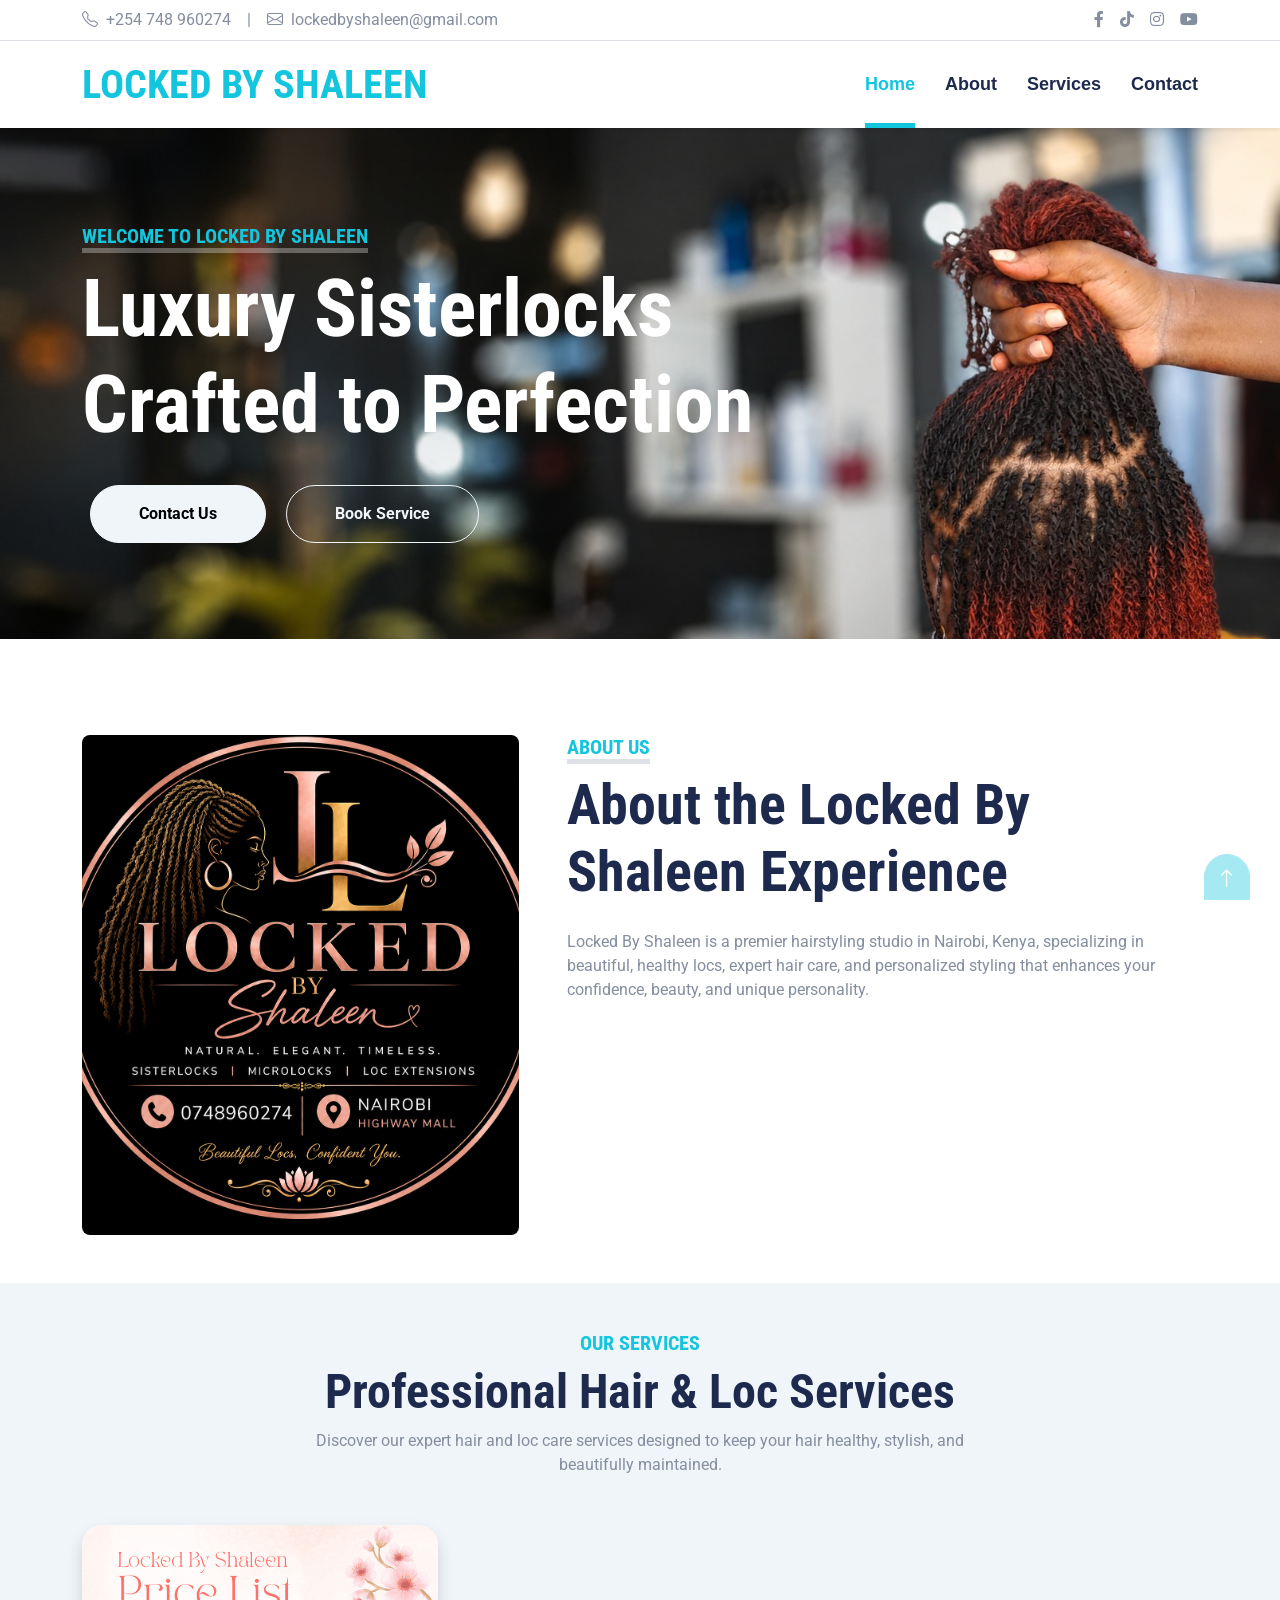
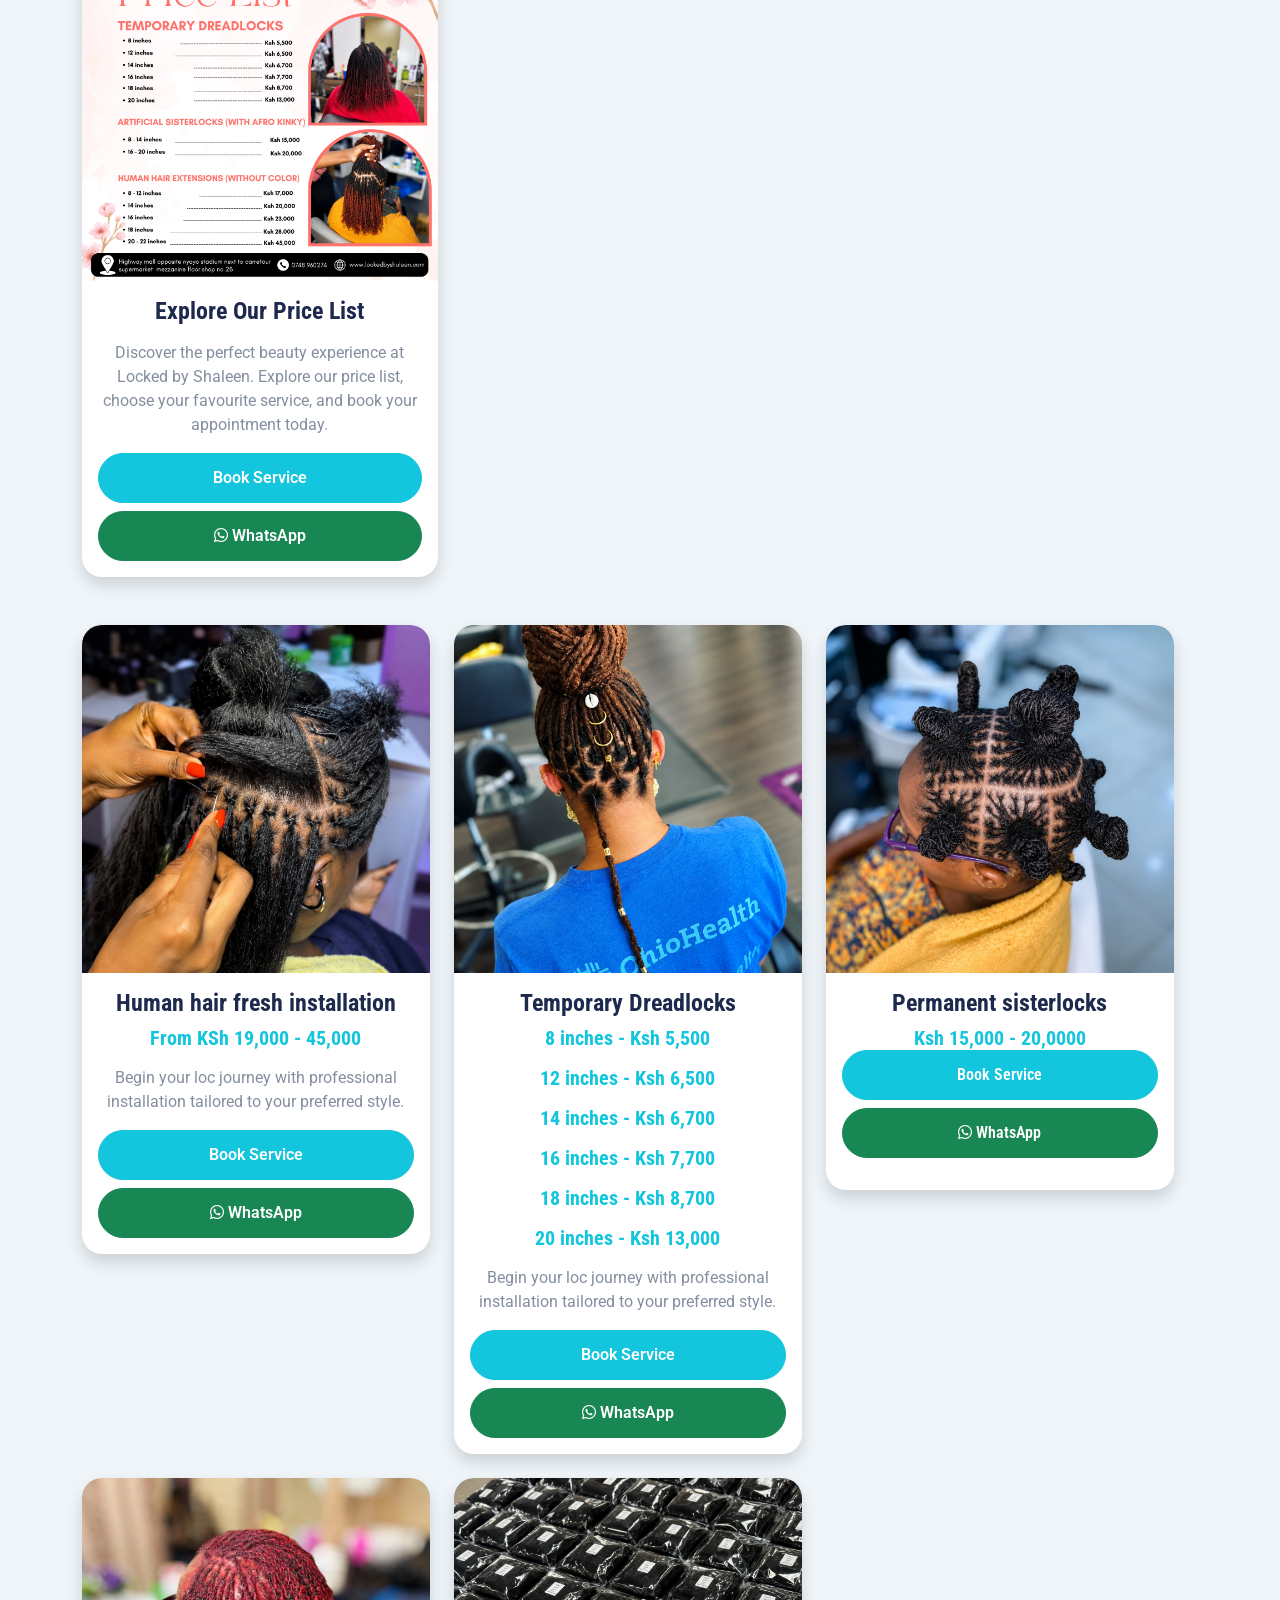
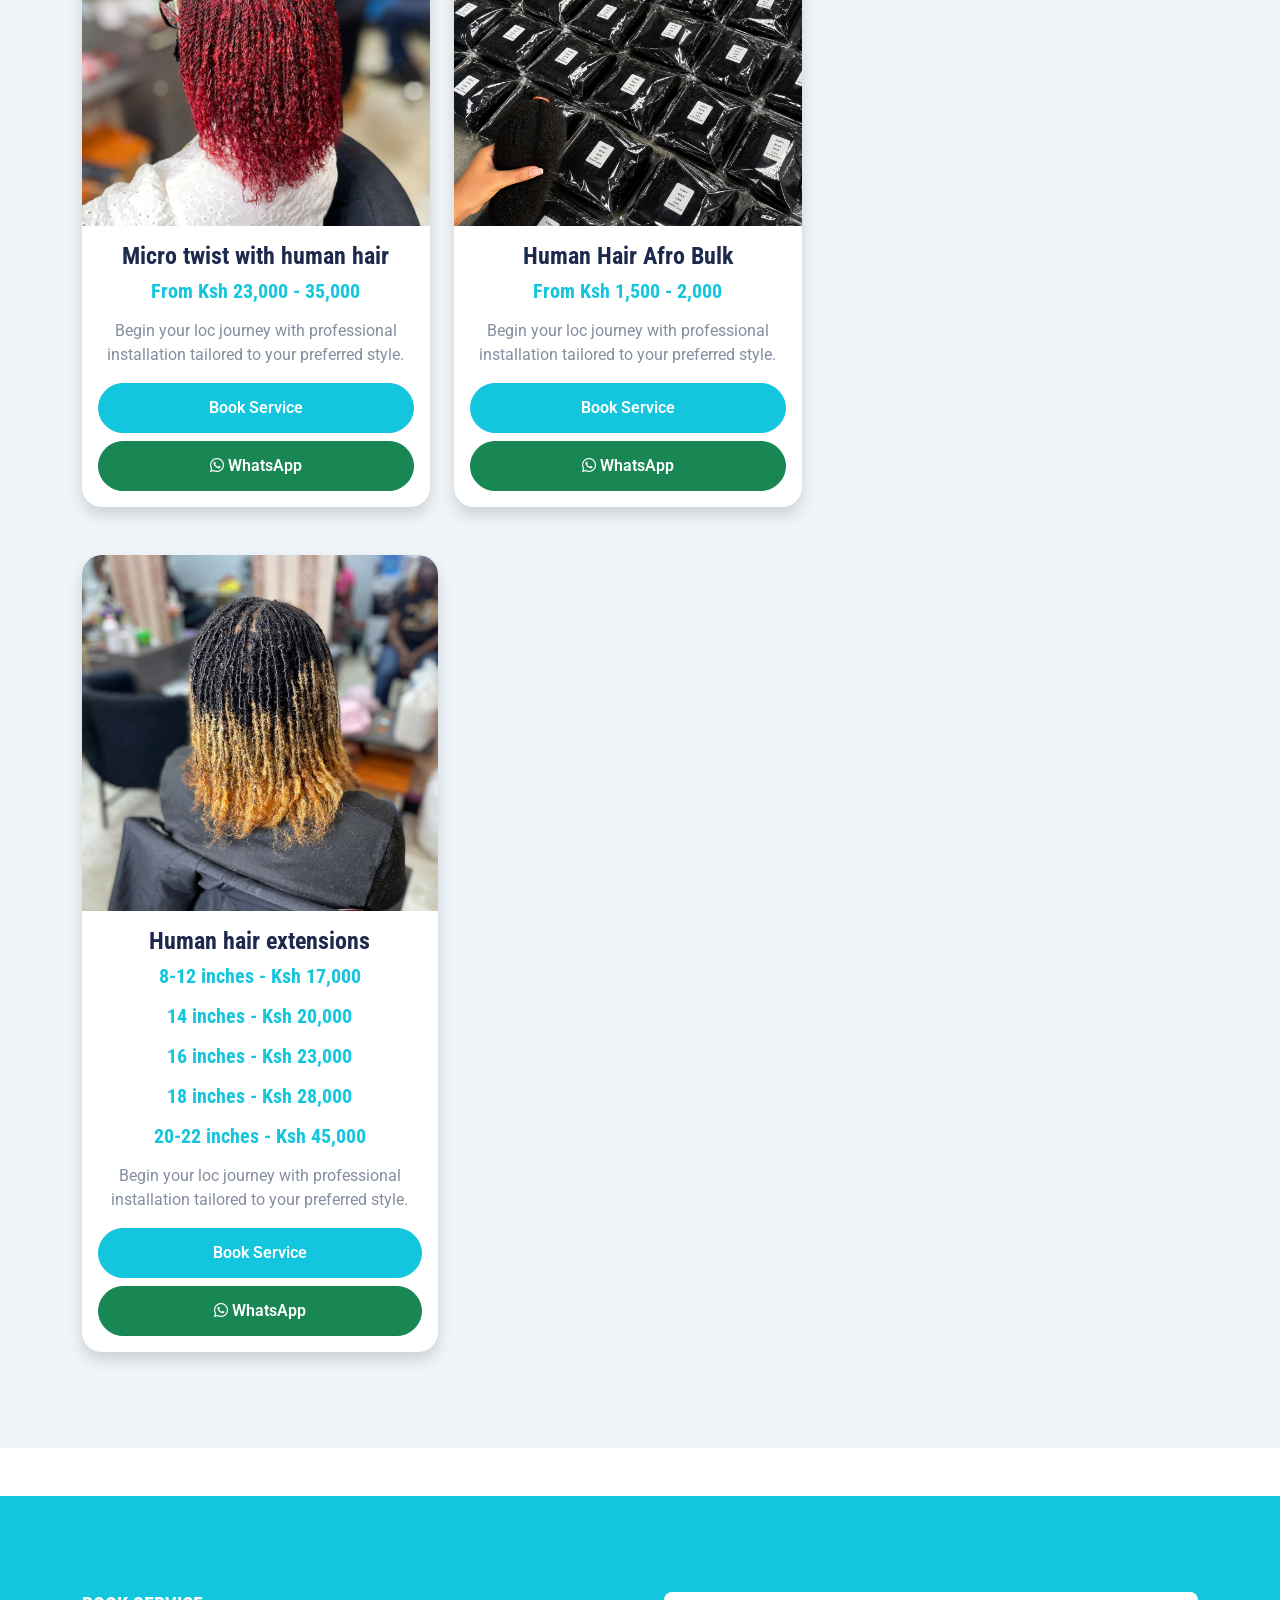
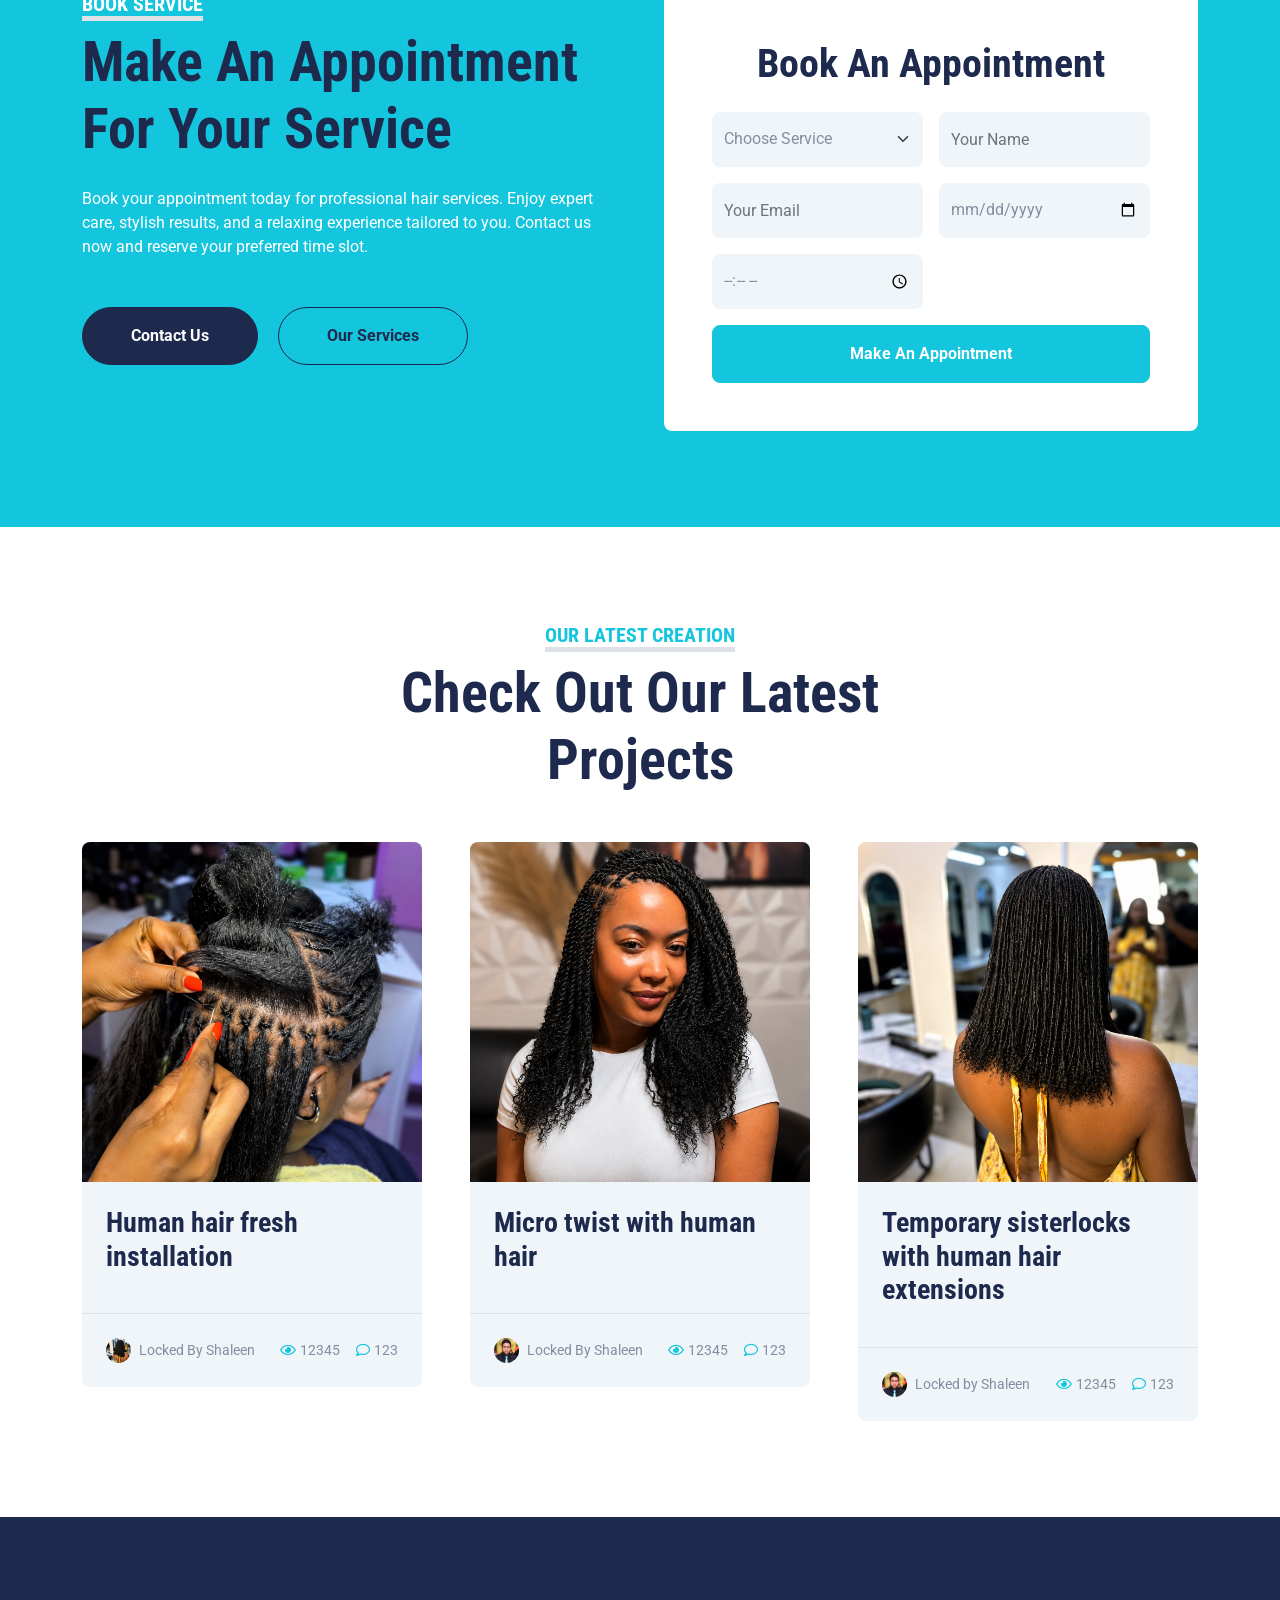
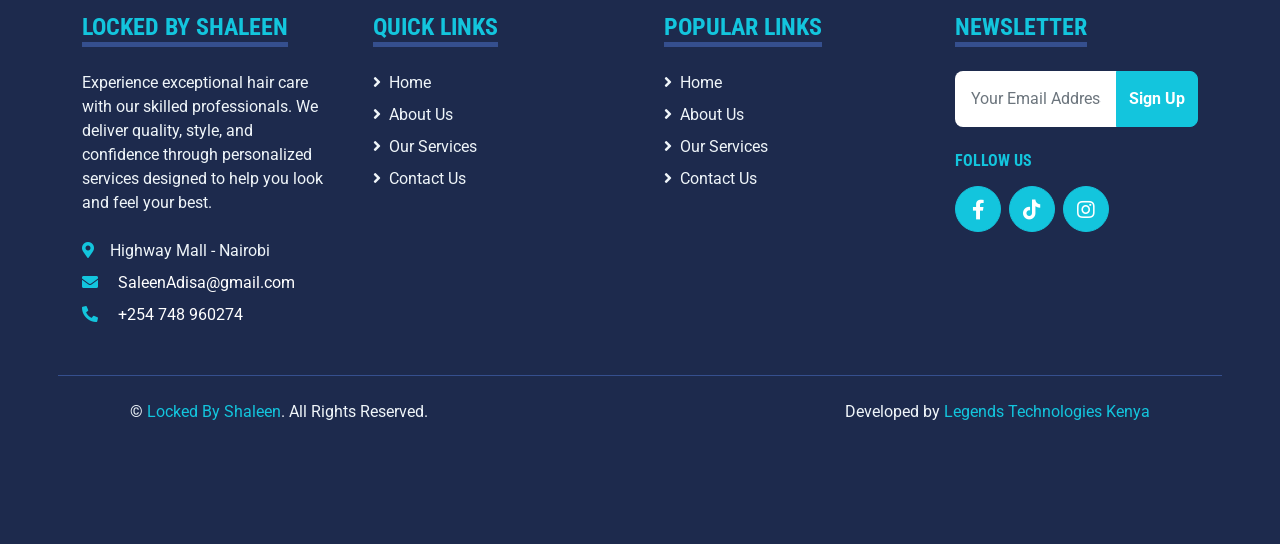
<file: index.html>
<!DOCTYPE html>
<html lang="en">

<head>
    <meta charset="utf-8">
    <title>Locked by Shaleen</title>
    <meta content="width=device-width, initial-scale=1.0" name="viewport">
    <meta content="Free HTML Templates" name="keywords">
    <meta content="Free HTML Templates" name="description">

    <!-- Favicon -->
    <link href="img/about.jpg" rel="icon">

    <!-- Google Web Fonts -->
    <link rel="preconnect" href="https://fonts.gstatic.com">
    <link href="https://fonts.googleapis.com/css2?family=Roboto+Condensed:wght@400;700&family=Roboto:wght@400;700&display=swap" rel="stylesheet">  

    <!-- Icon Font Stylesheet -->
    <link href="https://cdnjs.cloudflare.com/ajax/libs/font-awesome/5.15.0/css/all.min.css" rel="stylesheet">
    <link href="https://cdn.jsdelivr.net/npm/bootstrap-icons@1.4.1/font/bootstrap-icons.css" rel="stylesheet">

    <!-- Libraries Stylesheet -->
    <link href="lib/owlcarousel/assets/owl.carousel.min.css" rel="stylesheet">
    <link href="lib/tempusdominus/css/tempusdominus-bootstrap-4.min.css" rel="stylesheet" />

    <!-- Customized Bootstrap Stylesheet -->
    <link href="css/bootstrap.min.css" rel="stylesheet">

    <!-- Template Stylesheet -->
    <link href="css/style.css" rel="stylesheet">
</head>

<body>
    <!-- Topbar Start -->
    <div class="container-fluid py-2 border-bottom d-none d-lg-block">
        <div class="container">
            <div class="row">
                <div class="col-md-6 text-center text-lg-start mb-2 mb-lg-0">
                    <div class="d-inline-flex align-items-center">
                        <a class="text-decoration-none text-body pe-3" href=""><i class="bi bi-telephone me-2"></i>+254 748 960274</a>
                        <span class="text-body">|</span>
                        <a class="text-decoration-none text-body px-3" href=""><i class="bi bi-envelope me-2"></i>lockedbyshaleen@gmail.com</a>
                    </div>
                </div>
                <div class="col-md-6 text-center text-lg-end">
                    <div class="d-inline-flex align-items-center">
                        <a class="text-body px-2" href="https://www.facebook.com/profile.php?id=61581511959863">
                            <i class="fab fa-facebook-f"></i>
                        <a class="text-body px-2" href="https://www.tiktok.com/@shaleen215">
                            <i class="fab fa-tiktok"></i>
                        </a>
                        <a class="text-body px-2" href="https://www.instagram.com/sisterlocks_by_shaleen/">
                            <i class="fab fa-instagram"></i>
                        </a>
                        <a class="text-body ps-2" href="">
                            <i class="fab fa-youtube"></i>
                        </a>
                    </div>
                </div>
            </div>
        </div>
    </div>
    <!-- Topbar End -->


    <!-- Navbar Start -->
    <div class="container-fluid sticky-top bg-white shadow-sm">
        <div class="container">
            <nav class="navbar navbar-expand-lg bg-white navbar-light py-3 py-lg-0">
                <a href="index.html" class="navbar-brand">
                    <h1 class="m-0 text-uppercase text-primary"></i>LOCKED BY SHALEEN</h1>
                </a>
                <button class="navbar-toggler" type="button" data-bs-toggle="collapse" data-bs-target="#navbarCollapse">
                    <span class="navbar-toggler-icon"></span>
                </button>
                <div class="collapse navbar-collapse" id="navbarCollapse">
                    <div class="navbar-nav ms-auto py-0">
                        <a href="index.html" class="nav-item nav-link active">Home</a>
                        <a href="about.html" class="nav-item nav-link">About</a>
                        <a href="service.html" class="nav-item nav-link">Services</a>
                        <a href="contact.html" class="nav-item nav-link">Contact</a>
                    </div>
                </div>
            </nav>
        </div>
    </div>
    <!-- Navbar End -->


    <!-- Hero Start -->
    <div class="container-fluid bg-primary py-5 mb-5 hero-header">
        <div class="container py-5">
            <div class="row justify-content-start">
                <div class="col-lg-8 text-center text-lg-start">
                    <h5 class="d-inline-block text-primary text-uppercase border-bottom border-5" style="border-color: rgba(256, 256, 256, .3) !important;">Welcome To Locked By Shaleen</h5>
                    <h1 class="display-1 text-white mb-md-4">Luxury Sisterlocks Crafted to Perfection</h1>
                    <div class="pt-2">
                        <a href="contact.html" class="btn btn-light rounded-pill py-md-3 px-md-5 mx-2">Contact Us</a>
                        <a href="service.html" class="btn btn-outline-light rounded-pill py-md-3 px-md-5 mx-2">Book Service</a>
                    </div>
                </div>
            </div>
        </div>
    </div>
    <!-- Hero End -->


    <!-- About Start -->
    <div class="container-fluid py-5">
        <div class="container">
            <div class="row gx-5">
                <div class="col-lg-5 mb-5 mb-lg-0" style="min-height: 500px;">
                    <div class="position-relative h-100">
                        <img class="position-absolute w-100 h-100 rounded" src="img/S124.png" style="object-fit: cover;">
                    </div>
                </div>
                <div class="col-lg-7">
                    <div class="mb-4">
                        <h5 class="d-inline-block text-primary text-uppercase border-bottom border-5">About Us</h5>
                        <h1 class="display-4">About the Locked By Shaleen Experience</h1>
                    </div>
                    <p>Locked By Shaleen is a premier hairstyling studio in Nairobi, Kenya, specializing in beautiful, healthy locs, expert hair care, and personalized styling that enhances your confidence, beauty, and unique personality.</p>
                        </div>
                    </div>
                </div>
            </div>
        </div>
    </div>
    <!-- About End -->
    

    <!-- Services Start -->
     <!-- Services Start -->
<div class="container-fluid py-5 bg-light">
    <div class="container">

        <div class="text-center mx-auto mb-5" style="max-width:700px;">
            <h5 class="text-uppercase text-primary">Our Services</h5>
            <h1 class="display-5 fw-bold">Professional Hair & Loc Services</h1>
            <p>
                Discover our expert hair and loc care services designed to keep
                your hair healthy, stylish, and beautifully maintained.
            </p>
        </div>
        <div class="row g-4">

            <!-- Service -->
            <div class="col-lg-4 col-md-6">
                <div class="card service-card border-0 shadow">

                    <img src="img/s123.jpeg"
                         class="card-img-top"
                         alt="Starter Locs">

                    <div class="card-body text-center">

                        <h4>Explore Our Price List</h4>

                        <h5 class="text-primary mb-3">
                        </h5>

                        <p>
                            Discover the perfect beauty experience at Locked by Shaleen. Explore our price list, choose your favourite service, and book your appointment today.
                        </p>

                        <div class="d-grid gap-2">

                            <a href="service.html"
                               class="btn btn-primary">
                               Book Service
                            </a>

                            <a href="https://wa.me/254748960274?text=Hello%20Locked%20By%20Shaleen,%20I'm%20interested%20in%20Starter%20Locs.%20I'd%20like%20to%20book%20an%20appointment."
                               target="_blank"
                               class="btn btn-success">

                                <i class="fab fa-whatsapp"></i>
                                WhatsApp

                            </a>

                        </div>

                    </div>

                </div>
            </div>

        <div class="row g-4">

            <!-- Service -->
            <div class="col-lg-4 col-md-6">
                <div class="card service-card border-0 shadow">

                    <img src="img/s1.png"
                         class="card-img-top"
                         alt="Starter Locs">

                    <div class="card-body text-center">

                        <h4>Human hair fresh installation</h4>

                        <h5 class="text-primary mb-3">
                            From KSh 19,000 - 45,000
                        </h5>

                        <p>
                            Begin your loc journey with professional installation
                            tailored to your preferred style.
                        </p>

                        <div class="d-grid gap-2">

                            <a href="service.html"
                               class="btn btn-primary">
                               Book Service
                            </a>

                            <a href="https://wa.me/254748960274?text=Hello%20Locked%20By%20Shaleen,%20I'm%20interested%20in%20Starter%20Locs.%20I'd%20like%20to%20book%20an%20appointment."
                               target="_blank"
                               class="btn btn-success">

                                <i class="fab fa-whatsapp"></i>
                                WhatsApp

                            </a>

                        </div>

                    </div>

                </div>
            </div>

            <div class="col-lg-4 col-md-6">
                <div class="card service-card border-0 shadow">

                    <img src="img/s27.png"
                         class="card-img-top"
                         alt="Starter Locs">

                    <div class="card-body text-center">

                        <h4>Temporary Dreadlocks</h4>

                        <h5 class="text-primary mb-3">
                        8 inches - Ksh 5,500
                        <p></p>
                        12 inches - Ksh 6,500
                        <p></p>
                        14 inches - Ksh 6,700
                        <p></p>
                        16 inches - Ksh 7,700
                        <p></p>
                        18 inches - Ksh 8,700
                        <p></p>
                        20 inches - Ksh 13,000
                        </h5>

                        <p>
                            Begin your loc journey with professional installation
                            tailored to your preferred style.
                        </p>

                        <div class="d-grid gap-2">

                            <a href="service.html"
                               class="btn btn-primary">
                               Book Service
                            </a>

                            <a href="https://wa.me/254748960274?text=Hello%20Locked%20By%20Shaleen,%20I'm%20interested%20in%20Starter%20Locs.%20I'd%20like%20to%20book%20an%20appointment."
                               target="_blank"
                               class="btn btn-success">

                                <i class="fab fa-whatsapp"></i>
                                WhatsApp

                            </a>

                        </div>

                    </div>

                </div>
            </div>

            <div class="col-lg-4 col-md-6">
                <div class="card service-card border-0 shadow">

                    <img src="img/s22.png"
                         class="card-img-top"
                         alt="Starter Locs">

                    <div class="card-body text-center">

                        <h4>Permanent sisterlocks </h4>

                        <h5 class="text-primary mb-3">
                        Ksh 15,000 - 20,0000

                        <div class="d-grid gap-2">

                            <a href="service.html"
                               class="btn btn-primary">
                               Book Service
                            </a>

                            <a href="https://wa.me/254748960274?text=Hello%20Locked%20By%20Shaleen,%20I'm%20interested%20in%20Starter%20Locs.%20I'd%20like%20to%20book%20an%20appointment."
                               target="_blank"
                               class="btn btn-success">

                                <i class="fab fa-whatsapp"></i>
                                WhatsApp

                            </a>

                        </div>

                    </div>

                </div>
            </div>

            <div class="col-lg-4 col-md-6">
                <div class="card service-card border-0 shadow">

                    <img src="img/220v.jpg"
                         class="card-img-top"
                         alt="Starter Locs">

                    <div class="card-body text-center">

                        <h4>Micro twist with human hair</h4>

                        <h5 class="text-primary mb-3">
                            From Ksh 23,000 - 35,000
                        </h5>

                        <p>
                            Begin your loc journey with professional installation
                            tailored to your preferred style.
                        </p>

                        <div class="d-grid gap-2">

                            <a href="service.html"
                               class="btn btn-primary">
                               Book Service
                            </a>

                            <a href="https://wa.me/254748960274?text=Hello%20Locked%20By%20Shaleen,%20I'm%20interested%20in%20Starter%20Locs.%20I'd%20like%20to%20book%20an%20appointment."
                               target="_blank"
                               class="btn btn-success">

                                <i class="fab fa-whatsapp"></i>
                                WhatsApp

                            </a>

                        </div>

                    </div>

                </div>
            </div>

            <div class="col-lg-4 col-md-6">
                <div class="card service-card border-0 shadow">

                    <img src="img/s30.png"
                         class="card-img-top"
                         alt="Starter Locs">

                    <div class="card-body text-center">

                        <h4>Human Hair Afro Bulk</h4>

                        <h5 class="text-primary mb-3">
                            From Ksh 1,500 - 2,000
                        </h5>

                        <p>
                            Begin your loc journey with professional installation
                            tailored to your preferred style.
                        </p>

                        <div class="d-grid gap-2">

                            <a href="service.html"
                               class="btn btn-primary">
                               Book Service
                            </a>

                            <a href="https://wa.me/254748960274?text=Hello%20Locked%20By%20Shaleen,%20I'm%20interested%20in%20Starter%20Locs.%20I'd%20like%20to%20book%20an%20appointment."
                               target="_blank"
                               class="btn btn-success">

                                <i class="fab fa-whatsapp"></i>
                                WhatsApp

                            </a>

                        </div>

                    </div>

                </div>
            </div>

            <!-- Duplicate this card for more services -->

        </div>

    </div>
</div>
<!-- Services End -->

<!-- Services Start -->
<div class="container-fluid py-5 bg-light">
    <div class="container">

        <div class="row g-4">

            <!-- Service -->
            <div class="col-lg-4 col-md-6">
                <div class="card service-card border-0 shadow">

                    <img src="img/212p.jpg"
                         class="card-img-top"
                         alt="Starter Locs">

                    <div class="card-body text-center">

                        <h4>Human hair extensions</h4>

                        <h5 class="text-primary mb-3">
                            8-12 inches - Ksh 17,000
                            <p></p>
                            14 inches - Ksh 20,000
                            <p></p>
                            16 inches - Ksh 23,000
                            <p></p>
                            18 inches - Ksh 28,000
                            <p></p>
                            20-22 inches - Ksh 45,000
                        </h5>

                        <p>
                            Begin your loc journey with professional installation
                            tailored to your preferred style.
                        </p>

                        <div class="d-grid gap-2">

                            <a href="service.html"
                               class="btn btn-primary">
                               Book Service
                            </a>

                            <a href="https://wa.me/254748960274?text=Hello%20Locked%20By%20Shaleen,%20I'm%20interested%20in%20Starter%20Locs.%20I'd%20like%20to%20book%20an%20appointment."
                               target="_blank"
                               class="btn btn-success">

                                <i class="fab fa-whatsapp"></i>
                                WhatsApp

                            </a>

                        </div>

                    </div>

                </div>
            </div>

                    </div>

                </div>
            </div>

            <!-- Duplicate this card for more services -->

        </div>

    </div>
</div>
<!-- Services End -->
    <!-- Services End -->
     <!-- Appointment Start -->
<div class="container-fluid bg-primary my-5 py-5">
    <div class="container py-5">
        <div class="row gx-5">
            <div class="col-lg-6 mb-5 mb-lg-0">
                <div class="mb-4">
                    <h5 class="d-inline-block text-white text-uppercase border-bottom border-5">Book Service</h5>
                    <h1 class="display-4">Make An Appointment For Your Service</h1>
                </div>

                <p class="text-white mb-5">
                    Book your appointment today for professional hair services. Enjoy expert care, stylish results, and a relaxing experience tailored to you. Contact us now and reserve your preferred time slot.
                </p>

                <a class="btn btn-dark rounded-pill py-3 px-5 me-3" href="contact.html">Contact Us</a>
                <a class="btn btn-outline-dark rounded-pill py-3 px-5" href="service.html">Our Services</a>
            </div>

            <div class="col-lg-6">
                <div class="bg-white text-center rounded p-5">
                    <h1 class="mb-4">Book An Appointment</h1>

                    <form id="appointmentForm">
                        <div class="row g-3">

                            <div class="col-12 col-sm-6">
                                <select class="form-select bg-light border-0" id="service" style="height:55px;" required>
                                    <option value="">Choose Service</option>
                                    <option>Temporary Sisterlocks</option>
                                    <option>Micro Twist With Human Hair</option>
                                    <option>Human Hair Extensions</option>
                                </select>
                            </div>

                            <div class="col-12 col-sm-6">
                                <input type="text" id="name" class="form-control bg-light border-0" placeholder="Your Name" style="height:55px;" required>
                            </div>

                            <div class="col-12 col-sm-6">
                                <input type="email" id="email" class="form-control bg-light border-0" placeholder="Your Email" style="height:55px;" required>
                            </div>

                            <div class="col-12 col-sm-6">
                                <input type="date" id="date" class="form-control bg-light border-0" style="height:55px;" required>
                            </div>

                            <div class="col-12 col-sm-6">
                                <input type="time" id="time" class="form-control bg-light border-0" style="height:55px;" required>
                            </div>

                            <div class="col-12">
                                <button class="btn btn-primary w-100 py-3" type="submit">
                                    Make An Appointment
                                </button>
                            </div>

                        </div>
                    </form>

                </div>
            </div>
        </div>
    </div>
</div>
<!-- Appointment End -->

<script>
document.getElementById("appointmentForm").addEventListener("submit", function(e){

    e.preventDefault();

    let service = document.getElementById("service").value;
    let name = document.getElementById("name").value;
    let email = document.getElementById("email").value;
    let date = document.getElementById("date").value;
    let time = document.getElementById("time").value;

    let message =
`Hello, I'd like to book an appointment.

Name: ${name}
Email: ${email}
Service: ${service}
Preferred Date: ${date}
Preferred Time: ${time}`;

    let whatsapp = "https://wa.me/254748960274?text=" + encodeURIComponent(message);

    window.open(whatsapp, "_blank");

});
</script>


    <!-- Blog Start -->
    <div class="container-fluid py-5">
        <div class="container">
            <div class="text-center mx-auto mb-5" style="max-width: 500px;">
                <h5 class="d-inline-block text-primary text-uppercase border-bottom border-5">Our Latest Creation</h5>
                <h1 class="display-4">Check Out Our Latest Projects</h1>
            </div>
            <div class="row g-5">
                <div class="col-xl-4 col-lg-6">
                    <div class="bg-light rounded overflow-hidden">
                        <img class="img-fluid w-100" src="img/s1.png" alt="">
                        <div class="p-4">
                            <a class="h3 d-block mb-3" href="">Human hair fresh installation</a>
                        </div>
                        <div class="d-flex justify-content-between border-top p-4">
                            <div class="d-flex align-items-center">
                                <img class="rounded-circle me-2" src="img/s2.png" width="25" height="25" alt="">
                                <small>Locked By Shaleen</small>
                            </div>
                            <div class="d-flex align-items-center">
                                <small class="ms-3"><i class="far fa-eye text-primary me-1"></i>12345</small>
                                <small class="ms-3"><i class="far fa-comment text-primary me-1"></i>123</small>
                            </div>
                        </div>
                    </div>
                </div>
                <div class="col-xl-4 col-lg-6">
                    <div class="bg-light rounded overflow-hidden">
                        <img class="img-fluid w-100" src="img/s3.png" alt="">
                        <div class="p-4">
                            <a class="h3 d-block mb-3" href="">Micro twist with human hair</a>
                        </div>
                        <div class="d-flex justify-content-between border-top p-4">
                            <div class="d-flex align-items-center">
                                <img class="rounded-circle me-2" src="img/user.jpg" width="25" height="25" alt="">
                                <small>Locked By Shaleen</small>
                            </div>
                            <div class="d-flex align-items-center">
                                <small class="ms-3"><i class="far fa-eye text-primary me-1"></i>12345</small>
                                <small class="ms-3"><i class="far fa-comment text-primary me-1"></i>123</small>
                            </div>
                        </div>
                    </div>
                </div>
                <div class="col-xl-4 col-lg-6">
                    <div class="bg-light rounded overflow-hidden">
                        <img class="img-fluid w-100" src="img/s2.png" alt="">
                        <div class="p-4">
                            <a class="h3 d-block mb-3" href="">Temporary sisterlocks with human hair extensions</a>
                        </div>
                        <div class="d-flex justify-content-between border-top p-4">
                            <div class="d-flex align-items-center">
                                <img class="rounded-circle me-2" src="img/user.jpg" width="25" height="25" alt="">
                                <small>Locked by Shaleen</small>
                            </div>
                            <div class="d-flex align-items-center">
                                <small class="ms-3"><i class="far fa-eye text-primary me-1"></i>12345</small>
                                <small class="ms-3"><i class="far fa-comment text-primary me-1"></i>123</small>
                            </div>
                        </div>
                    </div>
                </div>
            </div>
        </div>
    </div>
    <!-- Blog End -->
    

    <!-- Footer Start -->
    <div class="container-fluid bg-dark text-light mt-5 py-5">
        <div class="container py-5">
            <div class="row g-5">
                <div class="col-lg-3 col-md-6">
                    <h4 class="d-inline-block text-primary text-uppercase border-bottom border-5 border-secondary mb-4">Locked by Shaleen</h4>
                    <p class="mb-4">Experience exceptional hair care with our skilled professionals. We deliver quality, style, and confidence through personalized services designed to help you look and feel your best.</p>
                    <p class="mb-2"><i class="fa fa-map-marker-alt text-primary me-3"></i>Highway Mall - Nairobi</p>
                    <p class="mb-2">
    <i class="fa fa-envelope text-primary me-3"></i>
    <a href="mailto:SaleenAdisa@gmail.com" class="text-white text-decoration-none">
        SaleenAdisa@gmail.com
    </a>
</p>
                    <p class="mb-0">
    <i class="fa fa-phone-alt text-primary me-3"></i>
    <a href="tel:+254748960274" class="text-white text-decoration-none">
        +254 748 960274
    </a>
</p>
                </div>
                <div class="col-lg-3 col-md-6">
                    <h4 class="d-inline-block text-primary text-uppercase border-bottom border-5 border-secondary mb-4">Quick Links</h4>
                    <div class="d-flex flex-column justify-content-start">
                        <a class="text-light mb-2" href="index.html"><i class="fa fa-angle-right me-2"></i>Home</a>
                        <a class="text-light mb-2" href="about.html"><i class="fa fa-angle-right me-2"></i>About Us</a>
                        <a class="text-light mb-2" href="search.html"><i class="fa fa-angle-right me-2"></i>Our Services</a>
                        <a class="text-light" href="contact.html"><i class="fa fa-angle-right me-2"></i>Contact Us</a>
                    </div>
                </div>
                <div class="col-lg-3 col-md-6">
                    <h4 class="d-inline-block text-primary text-uppercase border-bottom border-5 border-secondary mb-4">Popular Links</h4>
                    <div class="d-flex flex-column justify-content-start">
                        <a class="text-light mb-2" href="index.html"><i class="fa fa-angle-right me-2"></i>Home</a>
                        <a class="text-light mb-2" href="service.html"><i class="fa fa-angle-right me-2"></i>About Us</a>
                        <a class="text-light mb-2" href="service.html"><i class="fa fa-angle-right me-2"></i>Our Services</a>
                        <a class="text-light" href="contact.html"><i class="fa fa-angle-right me-2"></i>Contact Us</a>
                    </div>
                </div>
                <div class="col-lg-3 col-md-6">
    <h4 class="d-inline-block text-primary text-uppercase border-bottom border-5 border-secondary mb-4">
        Newsletter
    </h4>

    <form onsubmit="subscribeNewsletter(event)">
        <div class="input-group">
            <input type="email" id="newsletterEmail" class="form-control p-3 border-0"
                placeholder="Your Email Address" required>

            <button class="btn btn-primary" type="submit">
                Sign Up
            </button>
        </div>
    </form>

    <h6 class="text-primary text-uppercase mt-4 mb-3">Follow Us</h6>

    <div class="d-flex">
        <a class="btn btn-lg btn-primary btn-lg-square rounded-circle me-2"
            href="https://www.facebook.com/share/1EWRfeEZqS/">
            <i class="fab fa-facebook-f"></i>
        </a>

        <a class="btn btn-lg btn-primary btn-lg-square rounded-circle me-2"
            href="https://www.tiktok.com/@shaleen215">
            <i class="fab fa-tiktok"></i>
        </a>

        <a class="btn btn-lg btn-primary btn-lg-square rounded-circle"
            href="https://www.instagram.com/sisterlocks_by_shaleen/">
            <i class="fab fa-instagram"></i>
        </a>
    </div>
</div>

<script>
function subscribeNewsletter(event){
    event.preventDefault();

    var email = document.getElementById("newsletterEmail").value;

    var subject = "Newsletter Subscription";
    var body = "A new visitor would like to subscribe.%0A%0AEmail: " + email;

    window.location.href =
        "mailto:SaleenAdisa@gmail.com?subject=" +
        subject +
        "&body=" +
        body;
}
</script>
    <div class="container-fluid bg-dark text-light border-top border-secondary py-4">
        <div class="container">
            <div class="row g-5">
                <div class="col-md-6 text-center text-md-start">
                    <p class="mb-md-0">&copy; <a class="text-primary" href="#">Locked By Shaleen</a>. All Rights Reserved.</p>
                </div>
                <div class="col-md-6 text-center text-md-end">
                    <!--/*** The author’s attribution link below must remain intact on your website. ***/-->
                    <!--/*** If you wish to remove this credit link, please purchase the Pro Version from https://htmlcodex.com/downloading/?item=1609 . ***/-->
                    <p class="mb-0">Developed by <a class="text-primary" href="https://legends-technologies.vercel.app/">Legends Technologies Kenya</a></p>
                </div>
            </div>
        </div>
    </div>
    <!-- Footer End -->


    <!-- Back to Top -->
    <a href="#" class="btn btn-lg btn-primary btn-lg-square back-to-top"><i class="bi bi-arrow-up"></i></a>


    <!-- JavaScript Libraries -->
    <script src="https://code.jquery.com/jquery-3.4.1.min.js"></script>
    <script src="https://cdn.jsdelivr.net/npm/bootstrap@5.0.0/dist/js/bootstrap.bundle.min.js"></script>
    <script src="lib/easing/easing.min.js"></script>
    <script src="lib/waypoints/waypoints.min.js"></script>
    <script src="lib/owlcarousel/owl.carousel.min.js"></script>
    <script src="lib/tempusdominus/js/moment.min.js"></script>
    <script src="lib/tempusdominus/js/moment-timezone.min.js"></script>
    <script src="lib/tempusdominus/js/tempusdominus-bootstrap-4.min.js"></script>

    <!-- Template Javascript -->
    <script src="js/main.js"></script>
</body>

</html>
</file>
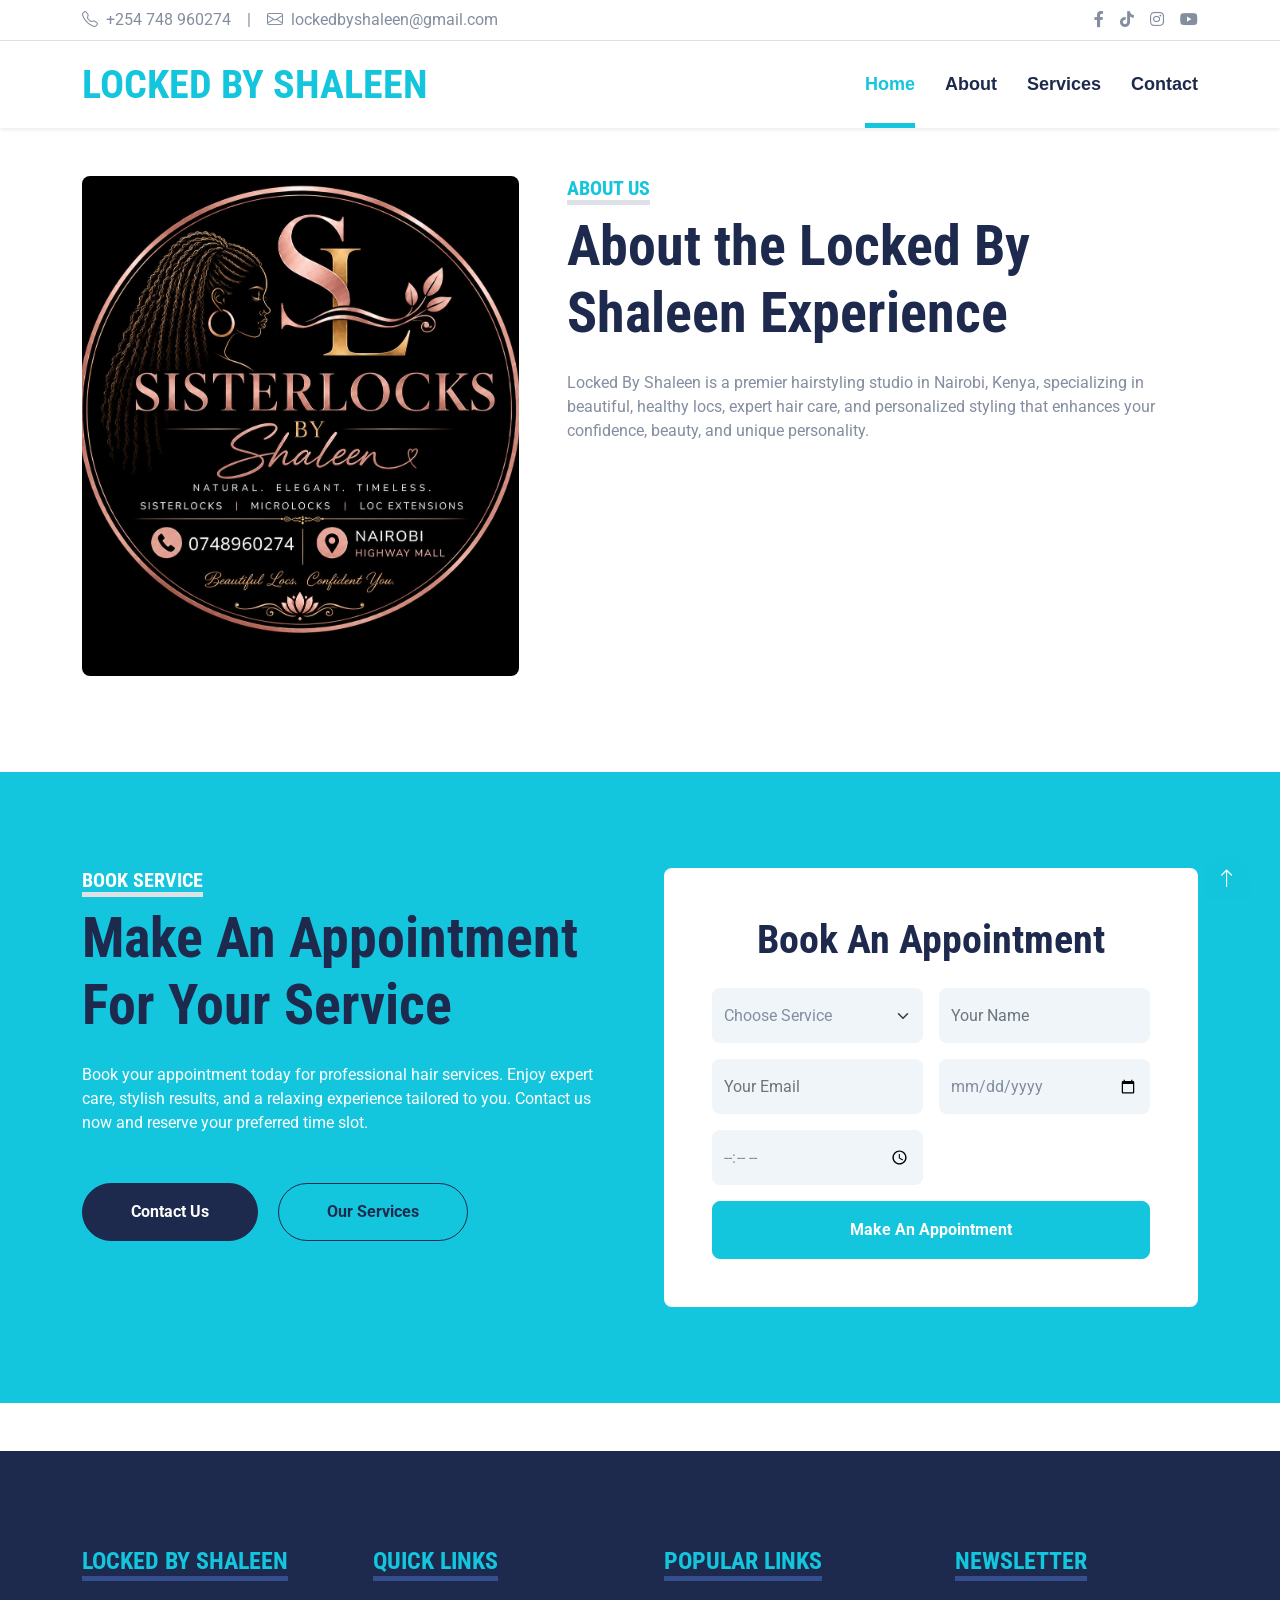
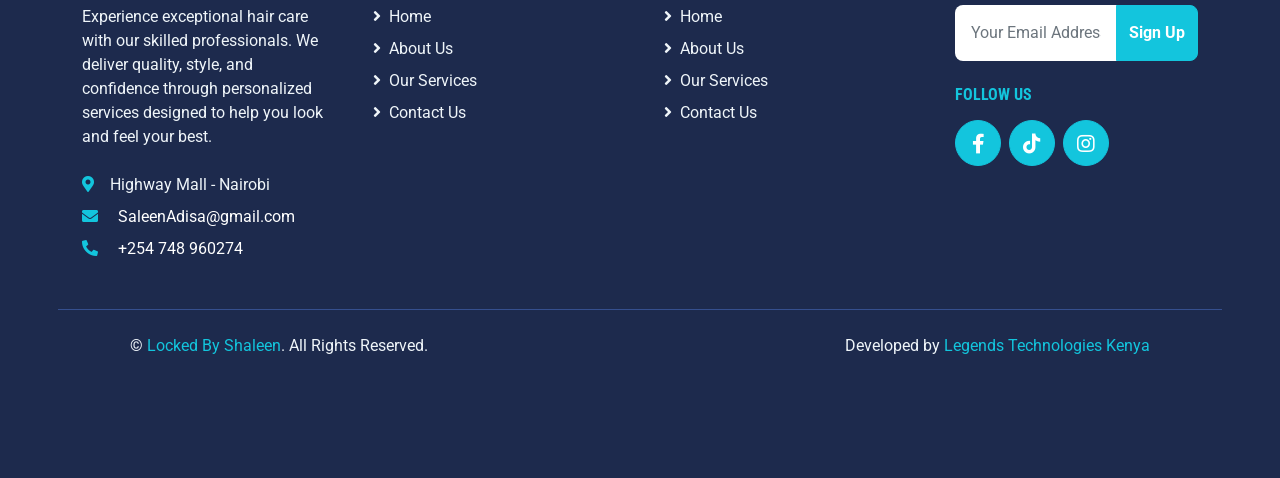
<file: about.html>
<!DOCTYPE html>
<html lang="en">

<head>
    <meta charset="utf-8">
    <title>Locked by Shaleen</title>
    <meta content="width=device-width, initial-scale=1.0" name="viewport">
    <meta content="Free HTML Templates" name="keywords">
    <meta content="Free HTML Templates" name="description">

    <!-- Favicon -->
    <link href="img/about.jpg" rel="icon">

    <!-- Google Web Fonts -->
    <link rel="preconnect" href="https://fonts.gstatic.com">
    <link href="https://fonts.googleapis.com/css2?family=Roboto+Condensed:wght@400;700&family=Roboto:wght@400;700&display=swap" rel="stylesheet">  

    <!-- Icon Font Stylesheet -->
    <link href="https://cdnjs.cloudflare.com/ajax/libs/font-awesome/5.15.0/css/all.min.css" rel="stylesheet">
    <link href="https://cdn.jsdelivr.net/npm/bootstrap-icons@1.4.1/font/bootstrap-icons.css" rel="stylesheet">

    <!-- Libraries Stylesheet -->
    <link href="lib/owlcarousel/assets/owl.carousel.min.css" rel="stylesheet">
    <link href="lib/tempusdominus/css/tempusdominus-bootstrap-4.min.css" rel="stylesheet" />

    <!-- Customized Bootstrap Stylesheet -->
    <link href="css/bootstrap.min.css" rel="stylesheet">

    <!-- Template Stylesheet -->
    <link href="css/style.css" rel="stylesheet">
</head>

<body>
    <!-- Topbar Start -->
    <div class="container-fluid py-2 border-bottom d-none d-lg-block">
        <div class="container">
            <div class="row">
                <div class="col-md-6 text-center text-lg-start mb-2 mb-lg-0">
                    <div class="d-inline-flex align-items-center">
                        <a class="text-decoration-none text-body pe-3" href=""><i class="bi bi-telephone me-2"></i>+254 748 960274</a>
                        <span class="text-body">|</span>
                        <a class="text-decoration-none text-body px-3" href=""><i class="bi bi-envelope me-2"></i>lockedbyshaleen@gmail.com</a>
                    </div>
                </div>
                <div class="col-md-6 text-center text-lg-end">
                    <div class="d-inline-flex align-items-center">
                        <a class="text-body px-2" href="https://www.facebook.com/profile.php?id=61581511959863">
                            <i class="fab fa-facebook-f"></i>
                        <a class="text-body px-2" href="https://www.tiktok.com/@shaleen215">
                            <i class="fab fa-tiktok"></i>
                        </a>
                        <a class="text-body px-2" href="https://www.instagram.com/sisterlocks_by_shaleen/">
                            <i class="fab fa-instagram"></i>
                        </a>
                        <a class="text-body ps-2" href="">
                            <i class="fab fa-youtube"></i>
                        </a>
                    </div>
                </div>
            </div>
        </div>
    </div>
    <!-- Topbar End -->


    <!-- Navbar Start -->
    <div class="container-fluid sticky-top bg-white shadow-sm">
        <div class="container">
            <nav class="navbar navbar-expand-lg bg-white navbar-light py-3 py-lg-0">
                <a href="index.html" class="navbar-brand">
                    <h1 class="m-0 text-uppercase text-primary"></i>LOCKED BY SHALEEN</h1>
                </a>
                <button class="navbar-toggler" type="button" data-bs-toggle="collapse" data-bs-target="#navbarCollapse">
                    <span class="navbar-toggler-icon"></span>
                </button>
                <div class="collapse navbar-collapse" id="navbarCollapse">
                    <div class="navbar-nav ms-auto py-0">
                        <a href="index.html" class="nav-item nav-link active">Home</a>
                        <a href="about.html" class="nav-item nav-link">About</a>
                        <a href="service.html" class="nav-item nav-link">Services</a>
                        <a href="contact.html" class="nav-item nav-link">Contact</a>
                    </div>
                </div>
            </nav>
        </div>
    </div>
    <!-- Navbar End -->

     <!-- About Start -->
    <div class="container-fluid py-5">
        <div class="container">
            <div class="row gx-5">
                <div class="col-lg-5 mb-5 mb-lg-0" style="min-height: 500px;">
                    <div class="position-relative h-100">
                        <img class="position-absolute w-100 h-100 rounded" src="img/about.jpg" style="object-fit: cover;">
                    </div>
                </div>
                <div class="col-lg-7">
                    <div class="mb-4">
                        <h5 class="d-inline-block text-primary text-uppercase border-bottom border-5">About Us</h5>
                        <h1 class="display-4">About the Locked By Shaleen Experience</h1>
                    </div>
                    <p>Locked By Shaleen is a premier hairstyling studio in Nairobi, Kenya, specializing in beautiful, healthy locs, expert hair care, and personalized styling that enhances your confidence, beauty, and unique personality.</p>
                        </div>
                    </div>
                </div>
            </div>
        </div>
    </div>
    <!-- About End -->

    <!-- Appointment Start -->
<div class="container-fluid bg-primary my-5 py-5">
    <div class="container py-5">
        <div class="row gx-5">
            <div class="col-lg-6 mb-5 mb-lg-0">
                <div class="mb-4">
                    <h5 class="d-inline-block text-white text-uppercase border-bottom border-5">Book Service</h5>
                    <h1 class="display-4">Make An Appointment For Your Service</h1>
                </div>

                <p class="text-white mb-5">
                    Book your appointment today for professional hair services. Enjoy expert care, stylish results, and a relaxing experience tailored to you. Contact us now and reserve your preferred time slot.
                </p>

                <a class="btn btn-dark rounded-pill py-3 px-5 me-3" href="contact.html">Contact Us</a>
                <a class="btn btn-outline-dark rounded-pill py-3 px-5" href="service.html">Our Services</a>
            </div>

            <div class="col-lg-6">
                <div class="bg-white text-center rounded p-5">
                    <h1 class="mb-4">Book An Appointment</h1>

                    <form id="appointmentForm">
                        <div class="row g-3">

                            <div class="col-12 col-sm-6">
                                <select class="form-select bg-light border-0" id="service" style="height:55px;" required>
                                    <option value="">Choose Service</option>
                                    <option>Temporary Sisterlocks</option>
                                    <option>Micro Twist With Human Hair</option>
                                    <option>Human Hair Extensions</option>
                                </select>
                            </div>

                            <div class="col-12 col-sm-6">
                                <input type="text" id="name" class="form-control bg-light border-0" placeholder="Your Name" style="height:55px;" required>
                            </div>

                            <div class="col-12 col-sm-6">
                                <input type="email" id="email" class="form-control bg-light border-0" placeholder="Your Email" style="height:55px;" required>
                            </div>

                            <div class="col-12 col-sm-6">
                                <input type="date" id="date" class="form-control bg-light border-0" style="height:55px;" required>
                            </div>

                            <div class="col-12 col-sm-6">
                                <input type="time" id="time" class="form-control bg-light border-0" style="height:55px;" required>
                            </div>

                            <div class="col-12">
                                <button class="btn btn-primary w-100 py-3" type="submit">
                                    Make An Appointment
                                </button>
                            </div>

                        </div>
                    </form>

                </div>
            </div>
        </div>
    </div>
</div>
<!-- Appointment End -->

<script>
document.getElementById("appointmentForm").addEventListener("submit", function(e){

    e.preventDefault();

    let service = document.getElementById("service").value;
    let name = document.getElementById("name").value;
    let email = document.getElementById("email").value;
    let date = document.getElementById("date").value;
    let time = document.getElementById("time").value;

    let message =
`Hello, I'd like to book an appointment.

Name: ${name}
Email: ${email}
Service: ${service}
Preferred Date: ${date}
Preferred Time: ${time}`;

    let whatsapp = "https://wa.me/254748960274?text=" + encodeURIComponent(message);

    window.open(whatsapp, "_blank");

});
</script>

<!-- Footer Start -->
    <div class="container-fluid bg-dark text-light mt-5 py-5">
        <div class="container py-5">
            <div class="row g-5">
                <div class="col-lg-3 col-md-6">
                    <h4 class="d-inline-block text-primary text-uppercase border-bottom border-5 border-secondary mb-4">Locked by Shaleen</h4>
                    <p class="mb-4">Experience exceptional hair care with our skilled professionals. We deliver quality, style, and confidence through personalized services designed to help you look and feel your best.</p>
                    <p class="mb-2"><i class="fa fa-map-marker-alt text-primary me-3"></i>Highway Mall - Nairobi</p>
                    <p class="mb-2">
    <i class="fa fa-envelope text-primary me-3"></i>
    <a href="mailto:SaleenAdisa@gmail.com" class="text-white text-decoration-none">
        SaleenAdisa@gmail.com
    </a>
</p>
                    <p class="mb-0">
    <i class="fa fa-phone-alt text-primary me-3"></i>
    <a href="tel:+254748960274" class="text-white text-decoration-none">
        +254 748 960274
    </a>
</p>
                </div>
                <div class="col-lg-3 col-md-6">
                    <h4 class="d-inline-block text-primary text-uppercase border-bottom border-5 border-secondary mb-4">Quick Links</h4>
                    <div class="d-flex flex-column justify-content-start">
                        <a class="text-light mb-2" href="index.html"><i class="fa fa-angle-right me-2"></i>Home</a>
                        <a class="text-light mb-2" href="about.html"><i class="fa fa-angle-right me-2"></i>About Us</a>
                        <a class="text-light mb-2" href="search.html"><i class="fa fa-angle-right me-2"></i>Our Services</a>
                        <a class="text-light" href="contact.html"><i class="fa fa-angle-right me-2"></i>Contact Us</a>
                    </div>
                </div>
                <div class="col-lg-3 col-md-6">
                    <h4 class="d-inline-block text-primary text-uppercase border-bottom border-5 border-secondary mb-4">Popular Links</h4>
                    <div class="d-flex flex-column justify-content-start">
                        <a class="text-light mb-2" href="index.html"><i class="fa fa-angle-right me-2"></i>Home</a>
                        <a class="text-light mb-2" href="service.html"><i class="fa fa-angle-right me-2"></i>About Us</a>
                        <a class="text-light mb-2" href="service.html"><i class="fa fa-angle-right me-2"></i>Our Services</a>
                        <a class="text-light" href="contact.html"><i class="fa fa-angle-right me-2"></i>Contact Us</a>
                    </div>
                </div>
                <div class="col-lg-3 col-md-6">
    <h4 class="d-inline-block text-primary text-uppercase border-bottom border-5 border-secondary mb-4">
        Newsletter
    </h4>

    <form onsubmit="subscribeNewsletter(event)">
        <div class="input-group">
            <input type="email" id="newsletterEmail" class="form-control p-3 border-0"
                placeholder="Your Email Address" required>

            <button class="btn btn-primary" type="submit">
                Sign Up
            </button>
        </div>
    </form>

    <h6 class="text-primary text-uppercase mt-4 mb-3">Follow Us</h6>

    <div class="d-flex">
        <a class="btn btn-lg btn-primary btn-lg-square rounded-circle me-2"
            href="https://www.facebook.com/profile.php?id=61581511959863">
            <i class="fab fa-facebook-f"></i>
        </a>

        <a class="btn btn-lg btn-primary btn-lg-square rounded-circle me-2"
            href="https://www.tiktok.com/@shaleen215">
            <i class="fab fa-tiktok"></i>
        </a>

        <a class="btn btn-lg btn-primary btn-lg-square rounded-circle"
            href="https://www.instagram.com/sisterlocks_by_shaleen/">
            <i class="fab fa-instagram"></i>
        </a>
    </div>
</div>

<script>
function subscribeNewsletter(event){
    event.preventDefault();

    var email = document.getElementById("newsletterEmail").value;

    var subject = "Newsletter Subscription";
    var body = "A new visitor would like to subscribe.%0A%0AEmail: " + email;

    window.location.href =
        "mailto:SaleenAdisa@gmail.com?subject=" +
        subject +
        "&body=" +
        body;
}
</script>
    <div class="container-fluid bg-dark text-light border-top border-secondary py-4">
        <div class="container">
            <div class="row g-5">
                <div class="col-md-6 text-center text-md-start">
                    <p class="mb-md-0">&copy; <a class="text-primary" href="#">Locked By Shaleen</a>. All Rights Reserved.</p>
                </div>
                <div class="col-md-6 text-center text-md-end">
                    <!--/*** The author’s attribution link below must remain intact on your website. ***/-->
                    <!--/*** If you wish to remove this credit link, please purchase the Pro Version from https://htmlcodex.com/downloading/?item=1609 . ***/-->
                    <p class="mb-0">Developed by <a class="text-primary" href="https://legends-technologies.vercel.app/">Legends Technologies Kenya</a></p>
                </div>
            </div>
        </div>
    </div>
    <!-- Footer End -->


    <!-- Back to Top -->
    <a href="#" class="btn btn-lg btn-primary btn-lg-square back-to-top"><i class="bi bi-arrow-up"></i></a>


    <!-- JavaScript Libraries -->
    <script src="https://code.jquery.com/jquery-3.4.1.min.js"></script>
    <script src="https://cdn.jsdelivr.net/npm/bootstrap@5.0.0/dist/js/bootstrap.bundle.min.js"></script>
    <script src="lib/easing/easing.min.js"></script>
    <script src="lib/waypoints/waypoints.min.js"></script>
    <script src="lib/owlcarousel/owl.carousel.min.js"></script>
    <script src="lib/tempusdominus/js/moment.min.js"></script>
    <script src="lib/tempusdominus/js/moment-timezone.min.js"></script>
    <script src="lib/tempusdominus/js/tempusdominus-bootstrap-4.min.js"></script>

    <!-- Template Javascript -->
    <script src="js/main.js"></script>
</body>

</html>
</file>
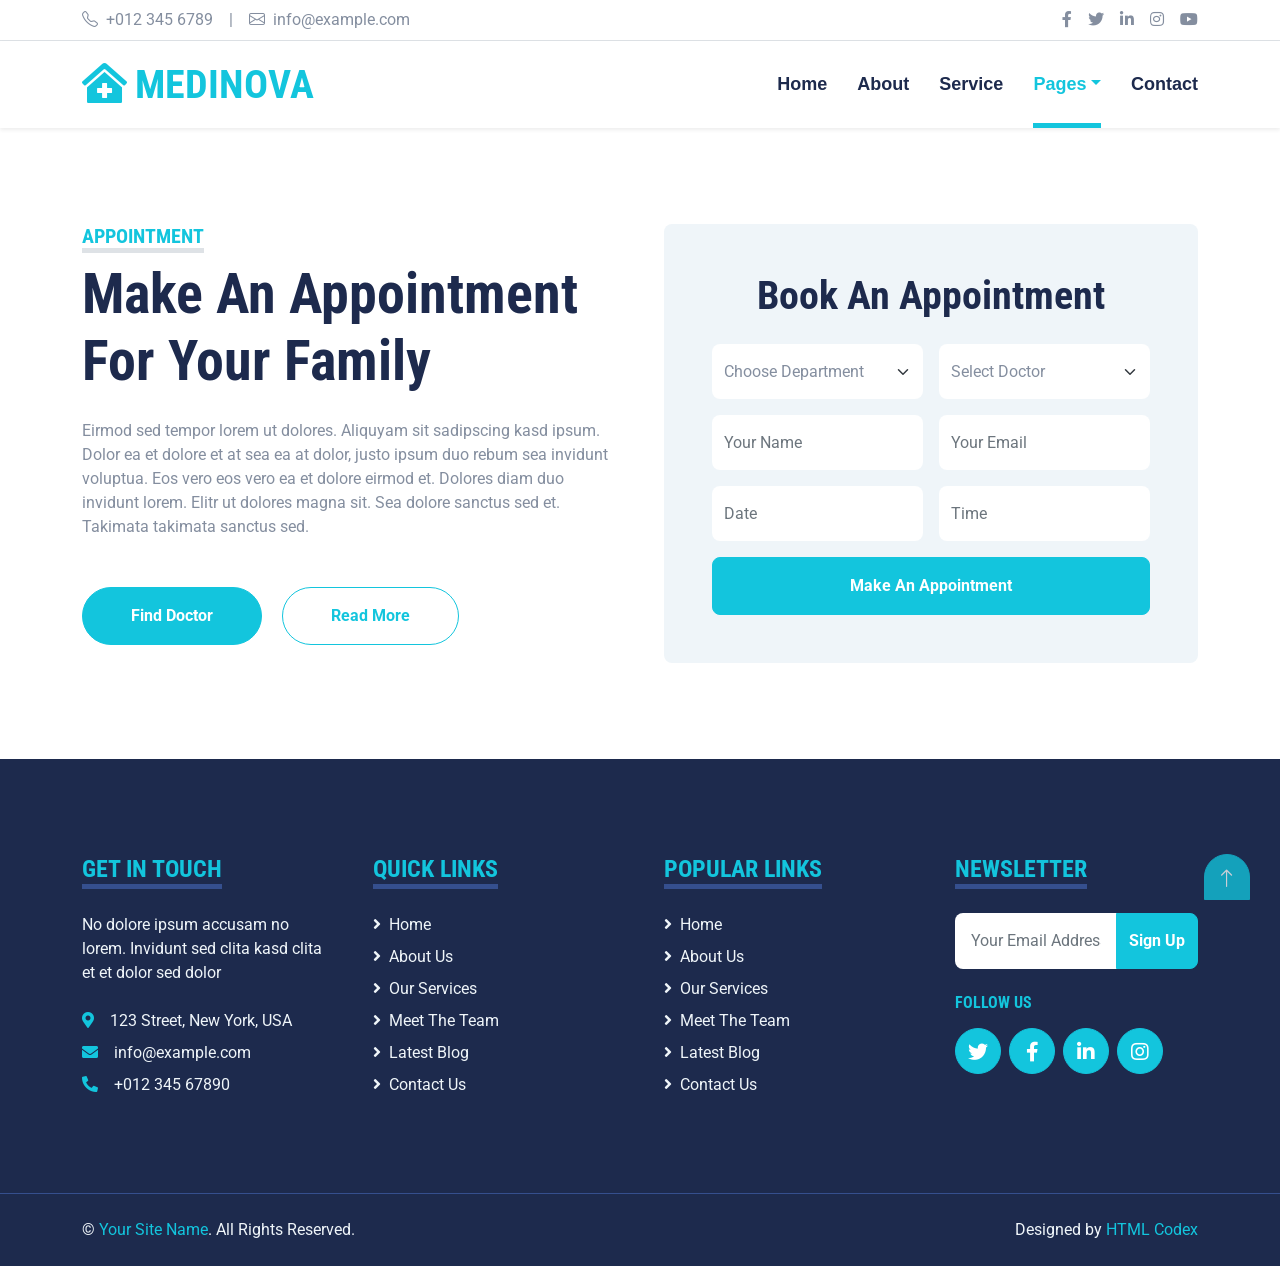
<file: appointment.html>
<!DOCTYPE html>
<html lang="en">

<head>
    <meta charset="utf-8">
    <title>MEDINOVA - Hospital Website Template</title>
    <meta content="width=device-width, initial-scale=1.0" name="viewport">
    <meta content="Free HTML Templates" name="keywords">
    <meta content="Free HTML Templates" name="description">

    <!-- Favicon -->
    <link href="img/favicon.ico" rel="icon">

    <!-- Google Web Fonts -->
    <link rel="preconnect" href="https://fonts.gstatic.com">
    <link href="https://fonts.googleapis.com/css2?family=Roboto+Condensed:wght@400;700&family=Roboto:wght@400;700&display=swap" rel="stylesheet">  

    <!-- Icon Font Stylesheet -->
    <link href="https://cdnjs.cloudflare.com/ajax/libs/font-awesome/5.15.0/css/all.min.css" rel="stylesheet">
    <link href="https://cdn.jsdelivr.net/npm/bootstrap-icons@1.4.1/font/bootstrap-icons.css" rel="stylesheet">

    <!-- Libraries Stylesheet -->
    <link href="lib/owlcarousel/assets/owl.carousel.min.css" rel="stylesheet">
    <link href="lib/tempusdominus/css/tempusdominus-bootstrap-4.min.css" rel="stylesheet" />

    <!-- Customized Bootstrap Stylesheet -->
    <link href="css/bootstrap.min.css" rel="stylesheet">

    <!-- Template Stylesheet -->
    <link href="css/style.css" rel="stylesheet">
</head>

<body>
    <!-- Topbar Start -->
    <div class="container-fluid py-2 border-bottom d-none d-lg-block">
        <div class="container">
            <div class="row">
                <div class="col-md-6 text-center text-lg-start mb-2 mb-lg-0">
                    <div class="d-inline-flex align-items-center">
                        <a class="text-decoration-none text-body pe-3" href=""><i class="bi bi-telephone me-2"></i>+012 345 6789</a>
                        <span class="text-body">|</span>
                        <a class="text-decoration-none text-body px-3" href=""><i class="bi bi-envelope me-2"></i>info@example.com</a>
                    </div>
                </div>
                <div class="col-md-6 text-center text-lg-end">
                    <div class="d-inline-flex align-items-center">
                        <a class="text-body px-2" href="">
                            <i class="fab fa-facebook-f"></i>
                        </a>
                        <a class="text-body px-2" href="">
                            <i class="fab fa-twitter"></i>
                        </a>
                        <a class="text-body px-2" href="">
                            <i class="fab fa-linkedin-in"></i>
                        </a>
                        <a class="text-body px-2" href="">
                            <i class="fab fa-instagram"></i>
                        </a>
                        <a class="text-body ps-2" href="">
                            <i class="fab fa-youtube"></i>
                        </a>
                    </div>
                </div>
            </div>
        </div>
    </div>
    <!-- Topbar End -->


    <!-- Navbar Start -->
    <div class="container-fluid sticky-top bg-white shadow-sm mb-5">
        <div class="container">
            <nav class="navbar navbar-expand-lg bg-white navbar-light py-3 py-lg-0">
                <a href="index.html" class="navbar-brand">
                    <h1 class="m-0 text-uppercase text-primary"><i class="fa fa-clinic-medical me-2"></i>Medinova</h1>
                </a>
                <button class="navbar-toggler" type="button" data-bs-toggle="collapse" data-bs-target="#navbarCollapse">
                    <span class="navbar-toggler-icon"></span>
                </button>
                <div class="collapse navbar-collapse" id="navbarCollapse">
                    <div class="navbar-nav ms-auto py-0">
                        <a href="index.html" class="nav-item nav-link">Home</a>
                        <a href="about.html" class="nav-item nav-link">About</a>
                        <a href="service.html" class="nav-item nav-link">Service</a>
                        <div class="nav-item dropdown">
                            <a href="#" class="nav-link dropdown-toggle active" data-bs-toggle="dropdown">Pages</a>
                            <div class="dropdown-menu m-0">
                                <a href="blog.html" class="dropdown-item">Blog Grid</a>
                                <a href="team.html" class="dropdown-item">The Team</a>
                                <a href="testimonial.html" class="dropdown-item">Testimonial</a>
                                <a href="appointment.html" class="dropdown-item active">Appointment</a>
                                <a href="search.html" class="dropdown-item">Search</a>
                            </div>
                        </div>
                        <a href="contact.html" class="nav-item nav-link">Contact</a>
                    </div>
                </div>
            </nav>
        </div>
    </div>
    <!-- Navbar End -->


    <!-- Appointment Start -->
    <div class="container-fluid py-5">
        <div class="container">
            <div class="row gx-5">
                <div class="col-lg-6 mb-5 mb-lg-0">
                    <div class="mb-4">
                        <h5 class="d-inline-block text-primary text-uppercase border-bottom border-5">Appointment</h5>
                        <h1 class="display-4">Make An Appointment For Your Family</h1>
                    </div>
                    <p class="mb-5">Eirmod sed tempor lorem ut dolores. Aliquyam sit sadipscing kasd ipsum. Dolor ea et dolore et at sea ea at dolor, justo ipsum duo rebum sea invidunt voluptua. Eos vero eos vero ea et dolore eirmod et. Dolores diam duo invidunt lorem. Elitr ut dolores magna sit. Sea dolore sanctus sed et. Takimata takimata sanctus sed.</p>
                    <a class="btn btn-primary rounded-pill py-3 px-5 me-3" href="">Find Doctor</a>
                    <a class="btn btn-outline-primary rounded-pill py-3 px-5" href="">Read More</a>
                </div>
                <div class="col-lg-6">
                    <div class="bg-light text-center rounded p-5">
                        <h1 class="mb-4">Book An Appointment</h1>
                        <form>
                            <div class="row g-3">
                                <div class="col-12 col-sm-6">
                                    <select class="form-select bg-white border-0" style="height: 55px;">
                                        <option selected>Choose Department</option>
                                        <option value="1">Department 1</option>
                                        <option value="2">Department 2</option>
                                        <option value="3">Department 3</option>
                                    </select>
                                </div>
                                <div class="col-12 col-sm-6">
                                    <select class="form-select bg-white border-0" style="height: 55px;">
                                        <option selected>Select Doctor</option>
                                        <option value="1">Doctor 1</option>
                                        <option value="2">Doctor 2</option>
                                        <option value="3">Doctor 3</option>
                                    </select>
                                </div>
                                <div class="col-12 col-sm-6">
                                    <input type="text" class="form-control bg-white border-0" placeholder="Your Name" style="height: 55px;">
                                </div>
                                <div class="col-12 col-sm-6">
                                    <input type="email" class="form-control bg-white border-0" placeholder="Your Email" style="height: 55px;">
                                </div>
                                <div class="col-12 col-sm-6">
                                    <div class="date" id="date" data-target-input="nearest">
                                        <input type="text"
                                            class="form-control bg-white border-0 datetimepicker-input"
                                            placeholder="Date" data-target="#date" data-toggle="datetimepicker" style="height: 55px;">
                                    </div>
                                </div>
                                <div class="col-12 col-sm-6">
                                    <div class="time" id="time" data-target-input="nearest">
                                        <input type="text"
                                            class="form-control bg-white border-0 datetimepicker-input"
                                            placeholder="Time" data-target="#time" data-toggle="datetimepicker" style="height: 55px;">
                                    </div>
                                </div>
                                <div class="col-12">
                                    <button class="btn btn-primary w-100 py-3" type="submit">Make An Appointment</button>
                                </div>
                            </div>
                        </form>
                    </div>
                </div>
            </div>
        </div>
    </div>
    <!-- Appointment End -->


    <!-- Footer Start -->
    <div class="container-fluid bg-dark text-light mt-5 py-5">
        <div class="container py-5">
            <div class="row g-5">
                <div class="col-lg-3 col-md-6">
                    <h4 class="d-inline-block text-primary text-uppercase border-bottom border-5 border-secondary mb-4">Get In Touch</h4>
                    <p class="mb-4">No dolore ipsum accusam no lorem. Invidunt sed clita kasd clita et et dolor sed dolor</p>
                    <p class="mb-2"><i class="fa fa-map-marker-alt text-primary me-3"></i>123 Street, New York, USA</p>
                    <p class="mb-2"><i class="fa fa-envelope text-primary me-3"></i>info@example.com</p>
                    <p class="mb-0"><i class="fa fa-phone-alt text-primary me-3"></i>+012 345 67890</p>
                </div>
                <div class="col-lg-3 col-md-6">
                    <h4 class="d-inline-block text-primary text-uppercase border-bottom border-5 border-secondary mb-4">Quick Links</h4>
                    <div class="d-flex flex-column justify-content-start">
                        <a class="text-light mb-2" href="#"><i class="fa fa-angle-right me-2"></i>Home</a>
                        <a class="text-light mb-2" href="#"><i class="fa fa-angle-right me-2"></i>About Us</a>
                        <a class="text-light mb-2" href="#"><i class="fa fa-angle-right me-2"></i>Our Services</a>
                        <a class="text-light mb-2" href="#"><i class="fa fa-angle-right me-2"></i>Meet The Team</a>
                        <a class="text-light mb-2" href="#"><i class="fa fa-angle-right me-2"></i>Latest Blog</a>
                        <a class="text-light" href="#"><i class="fa fa-angle-right me-2"></i>Contact Us</a>
                    </div>
                </div>
                <div class="col-lg-3 col-md-6">
                    <h4 class="d-inline-block text-primary text-uppercase border-bottom border-5 border-secondary mb-4">Popular Links</h4>
                    <div class="d-flex flex-column justify-content-start">
                        <a class="text-light mb-2" href="#"><i class="fa fa-angle-right me-2"></i>Home</a>
                        <a class="text-light mb-2" href="#"><i class="fa fa-angle-right me-2"></i>About Us</a>
                        <a class="text-light mb-2" href="#"><i class="fa fa-angle-right me-2"></i>Our Services</a>
                        <a class="text-light mb-2" href="#"><i class="fa fa-angle-right me-2"></i>Meet The Team</a>
                        <a class="text-light mb-2" href="#"><i class="fa fa-angle-right me-2"></i>Latest Blog</a>
                        <a class="text-light" href="#"><i class="fa fa-angle-right me-2"></i>Contact Us</a>
                    </div>
                </div>
                <div class="col-lg-3 col-md-6">
                    <h4 class="d-inline-block text-primary text-uppercase border-bottom border-5 border-secondary mb-4">Newsletter</h4>
                    <form action="">
                        <div class="input-group">
                            <input type="text" class="form-control p-3 border-0" placeholder="Your Email Address">
                            <button class="btn btn-primary">Sign Up</button>
                        </div>
                    </form>
                    <h6 class="text-primary text-uppercase mt-4 mb-3">Follow Us</h6>
                    <div class="d-flex">
                        <a class="btn btn-lg btn-primary btn-lg-square rounded-circle me-2" href="#"><i class="fab fa-twitter"></i></a>
                        <a class="btn btn-lg btn-primary btn-lg-square rounded-circle me-2" href="#"><i class="fab fa-facebook-f"></i></a>
                        <a class="btn btn-lg btn-primary btn-lg-square rounded-circle me-2" href="#"><i class="fab fa-linkedin-in"></i></a>
                        <a class="btn btn-lg btn-primary btn-lg-square rounded-circle" href="#"><i class="fab fa-instagram"></i></a>
                    </div>
                </div>
            </div>
        </div>
    </div>
    <div class="container-fluid bg-dark text-light border-top border-secondary py-4">
        <div class="container">
            <div class="row g-5">
                <div class="col-md-6 text-center text-md-start">
                    <p class="mb-md-0">&copy; <a class="text-primary" href="#">Your Site Name</a>. All Rights Reserved.</p>
                </div>
                <div class="col-md-6 text-center text-md-end">
                    <!--/*** The author’s attribution link below must remain intact on your website. ***/-->
                    <!--/*** If you wish to remove this credit link, please purchase the Pro Version from https://htmlcodex.com/downloading/?item=1609 . ***/-->
                    <p class="mb-0">Designed by <a class="text-primary" href="https://htmlcodex.com">HTML Codex</a></p>
                </div>
            </div>
        </div>
    </div>
    <!-- Footer End -->


    <!-- Back to Top -->
    <a href="#" class="btn btn-lg btn-primary btn-lg-square back-to-top"><i class="bi bi-arrow-up"></i></a>


    <!-- JavaScript Libraries -->
    <script src="https://code.jquery.com/jquery-3.4.1.min.js"></script>
    <script src="https://cdn.jsdelivr.net/npm/bootstrap@5.0.0/dist/js/bootstrap.bundle.min.js"></script>
    <script src="lib/easing/easing.min.js"></script>
    <script src="lib/waypoints/waypoints.min.js"></script>
    <script src="lib/owlcarousel/owl.carousel.min.js"></script>
    <script src="lib/tempusdominus/js/moment.min.js"></script>
    <script src="lib/tempusdominus/js/moment-timezone.min.js"></script>
    <script src="lib/tempusdominus/js/tempusdominus-bootstrap-4.min.js"></script>

    <!-- Template Javascript -->
    <script src="js/main.js"></script>
</body>

</html>
</file>
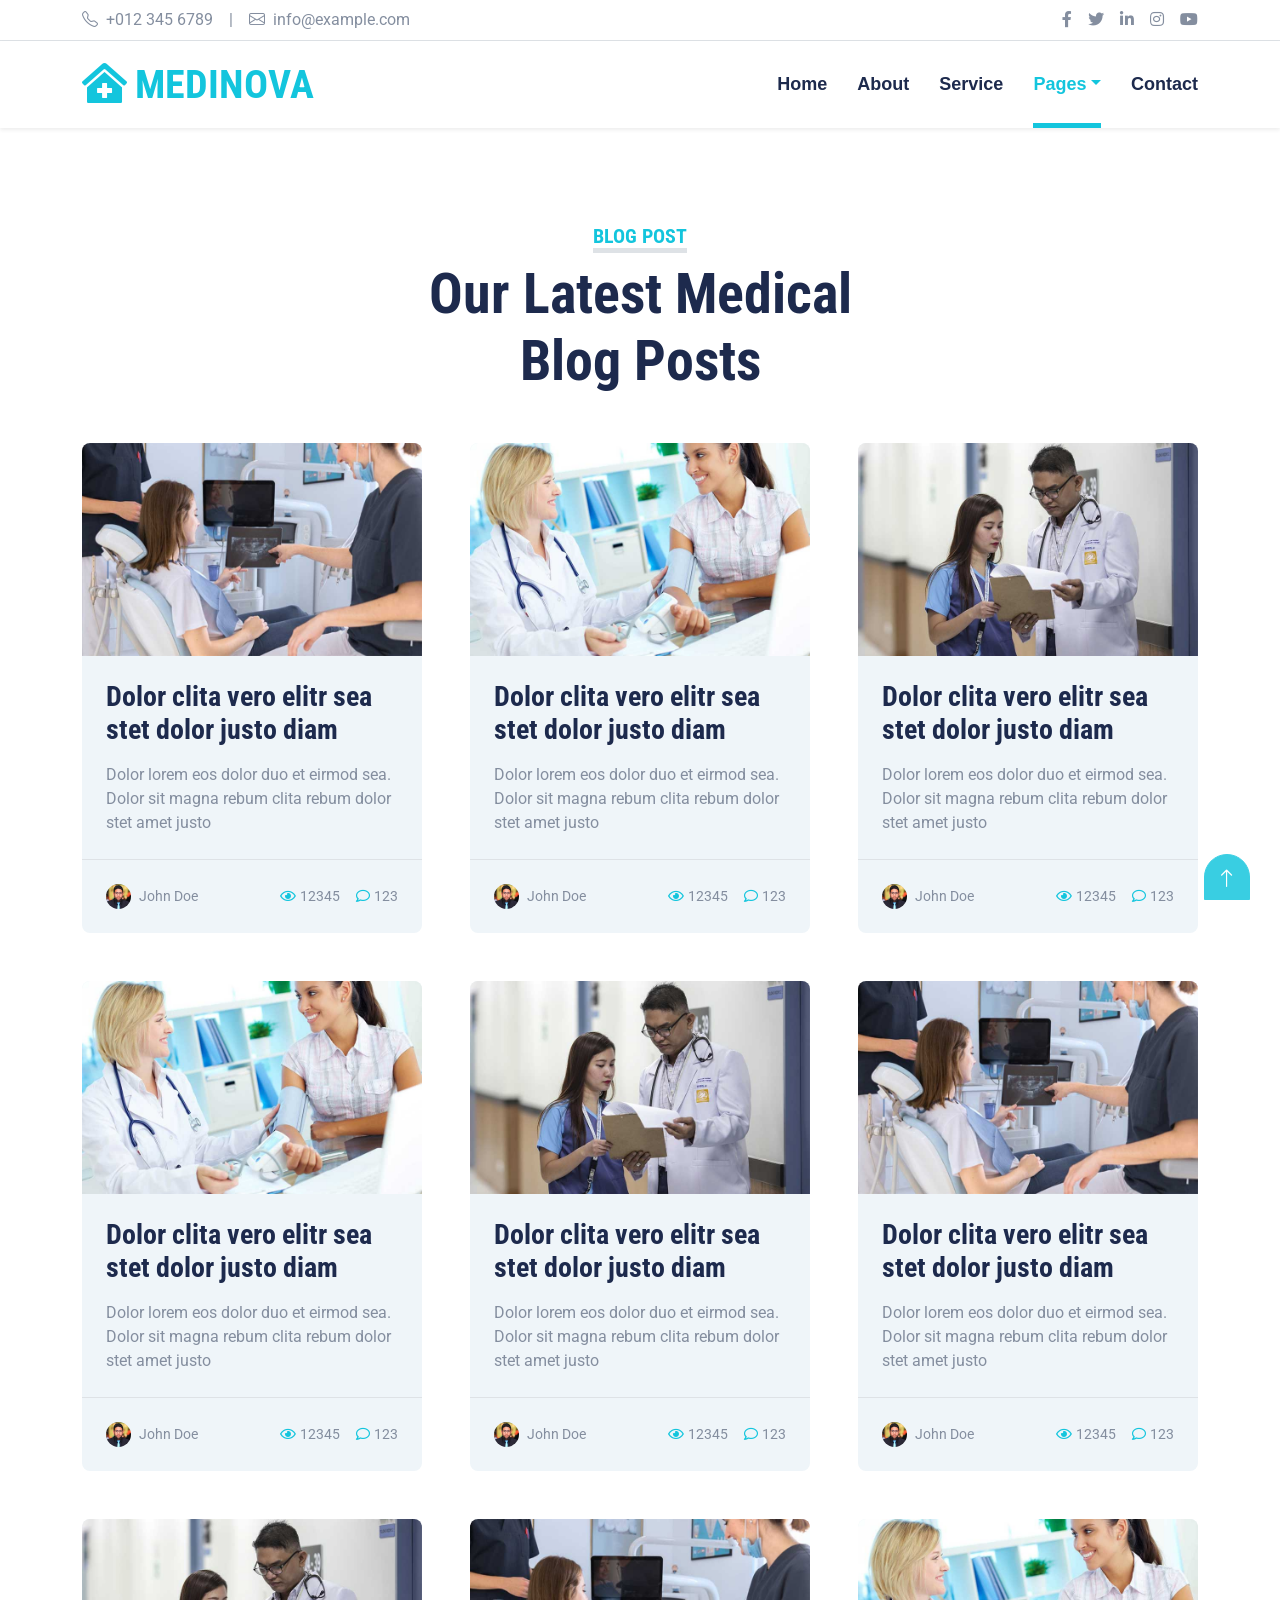
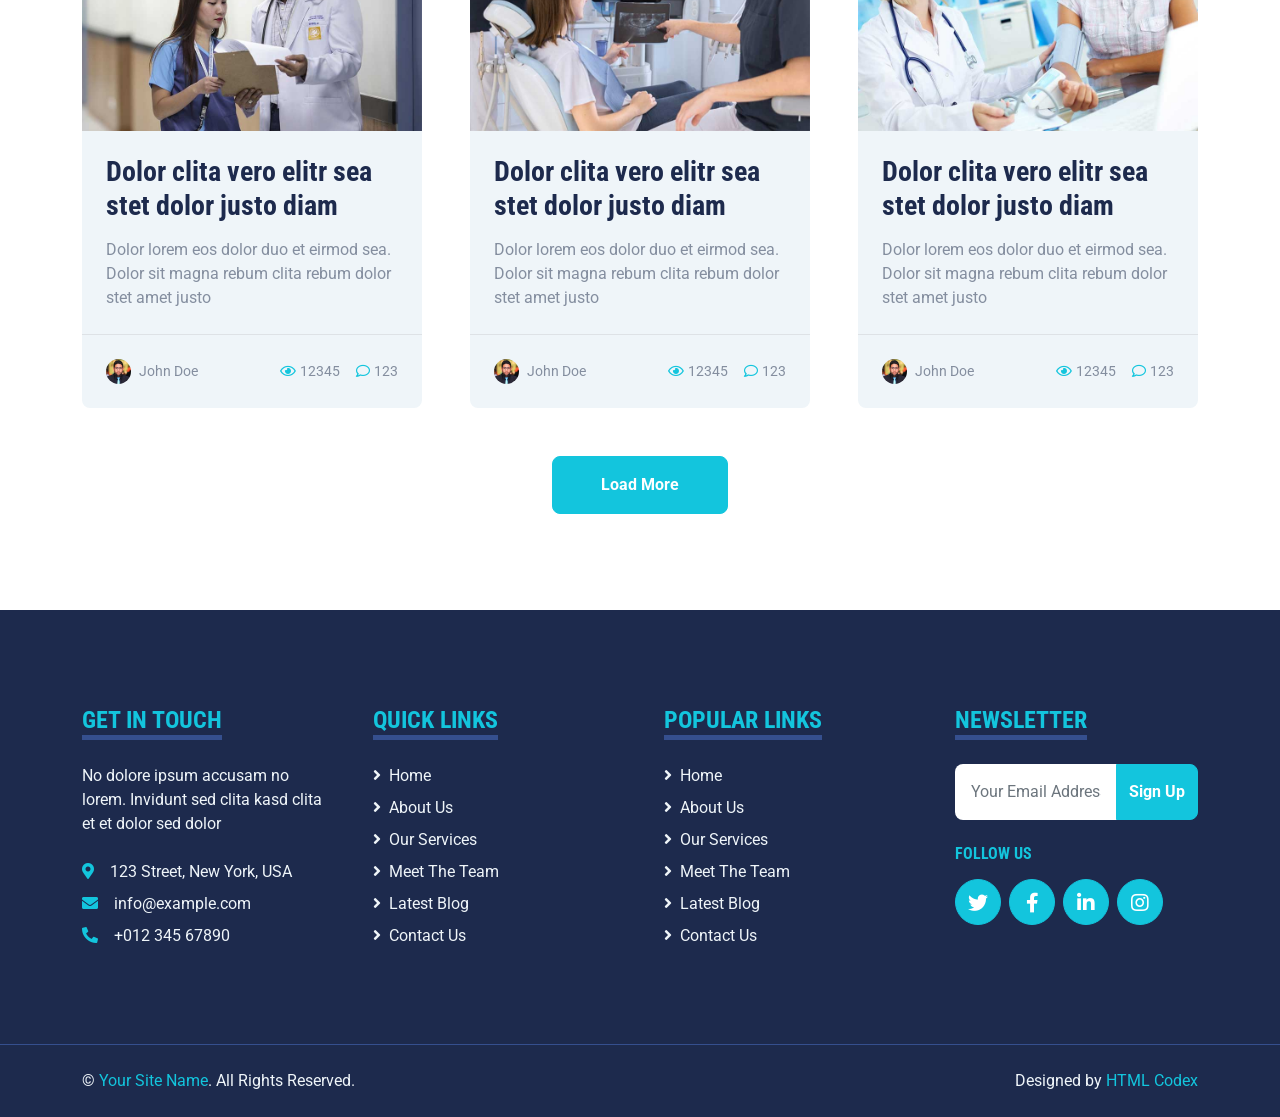
<file: blog.html>
<!DOCTYPE html>
<html lang="en">

<head>
    <meta charset="utf-8">
    <title>MEDINOVA - Hospital Website Template</title>
    <meta content="width=device-width, initial-scale=1.0" name="viewport">
    <meta content="Free HTML Templates" name="keywords">
    <meta content="Free HTML Templates" name="description">

    <!-- Favicon -->
    <link href="img/favicon.ico" rel="icon">

    <!-- Google Web Fonts -->
    <link rel="preconnect" href="https://fonts.gstatic.com">
    <link href="https://fonts.googleapis.com/css2?family=Roboto+Condensed:wght@400;700&family=Roboto:wght@400;700&display=swap" rel="stylesheet">  

    <!-- Icon Font Stylesheet -->
    <link href="https://cdnjs.cloudflare.com/ajax/libs/font-awesome/5.15.0/css/all.min.css" rel="stylesheet">
    <link href="https://cdn.jsdelivr.net/npm/bootstrap-icons@1.4.1/font/bootstrap-icons.css" rel="stylesheet">

    <!-- Libraries Stylesheet -->
    <link href="lib/owlcarousel/assets/owl.carousel.min.css" rel="stylesheet">
    <link href="lib/tempusdominus/css/tempusdominus-bootstrap-4.min.css" rel="stylesheet" />

    <!-- Customized Bootstrap Stylesheet -->
    <link href="css/bootstrap.min.css" rel="stylesheet">

    <!-- Template Stylesheet -->
    <link href="css/style.css" rel="stylesheet">
</head>

<body>
    <!-- Topbar Start -->
    <div class="container-fluid py-2 border-bottom d-none d-lg-block">
        <div class="container">
            <div class="row">
                <div class="col-md-6 text-center text-lg-start mb-2 mb-lg-0">
                    <div class="d-inline-flex align-items-center">
                        <a class="text-decoration-none text-body pe-3" href=""><i class="bi bi-telephone me-2"></i>+012 345 6789</a>
                        <span class="text-body">|</span>
                        <a class="text-decoration-none text-body px-3" href=""><i class="bi bi-envelope me-2"></i>info@example.com</a>
                    </div>
                </div>
                <div class="col-md-6 text-center text-lg-end">
                    <div class="d-inline-flex align-items-center">
                        <a class="text-body px-2" href="">
                            <i class="fab fa-facebook-f"></i>
                        </a>
                        <a class="text-body px-2" href="">
                            <i class="fab fa-twitter"></i>
                        </a>
                        <a class="text-body px-2" href="">
                            <i class="fab fa-linkedin-in"></i>
                        </a>
                        <a class="text-body px-2" href="">
                            <i class="fab fa-instagram"></i>
                        </a>
                        <a class="text-body ps-2" href="">
                            <i class="fab fa-youtube"></i>
                        </a>
                    </div>
                </div>
            </div>
        </div>
    </div>
    <!-- Topbar End -->


    <!-- Navbar Start -->
    <div class="container-fluid sticky-top bg-white shadow-sm mb-5">
        <div class="container">
            <nav class="navbar navbar-expand-lg bg-white navbar-light py-3 py-lg-0">
                <a href="index.html" class="navbar-brand">
                    <h1 class="m-0 text-uppercase text-primary"><i class="fa fa-clinic-medical me-2"></i>Medinova</h1>
                </a>
                <button class="navbar-toggler" type="button" data-bs-toggle="collapse" data-bs-target="#navbarCollapse">
                    <span class="navbar-toggler-icon"></span>
                </button>
                <div class="collapse navbar-collapse" id="navbarCollapse">
                    <div class="navbar-nav ms-auto py-0">
                        <a href="index.html" class="nav-item nav-link">Home</a>
                        <a href="about.html" class="nav-item nav-link">About</a>
                        <a href="service.html" class="nav-item nav-link">Service</a>
                        <div class="nav-item dropdown">
                            <a href="#" class="nav-link dropdown-toggle active" data-bs-toggle="dropdown">Pages</a>
                            <div class="dropdown-menu m-0">
                                <a href="blog.html" class="dropdown-item active">Blog Grid</a>
                                <a href="team.html" class="dropdown-item">The Team</a>
                                <a href="testimonial.html" class="dropdown-item">Testimonial</a>
                                <a href="appointment.html" class="dropdown-item">Appointment</a>
                                <a href="search.html" class="dropdown-item">Search</a>
                            </div>
                        </div>
                        <a href="contact.html" class="nav-item nav-link">Contact</a>
                    </div>
                </div>
            </nav>
        </div>
    </div>
    <!-- Navbar End -->


    <!-- Blog Start -->
    <div class="container-fluid py-5">
        <div class="container">
            <div class="text-center mx-auto mb-5" style="max-width: 500px;">
                <h5 class="d-inline-block text-primary text-uppercase border-bottom border-5">Blog Post</h5>
                <h1 class="display-4">Our Latest Medical Blog Posts</h1>
            </div>
            <div class="row g-5">
                <div class="col-xl-4 col-lg-6">
                    <div class="bg-light rounded overflow-hidden">
                        <img class="img-fluid w-100" src="img/blog-1.jpg" alt="">
                        <div class="p-4">
                            <a class="h3 d-block mb-3" href="">Dolor clita vero elitr sea stet dolor justo  diam</a>
                            <p class="m-0">Dolor lorem eos dolor duo et eirmod sea. Dolor sit magna
                                rebum clita rebum dolor stet amet justo</p>
                        </div>
                        <div class="d-flex justify-content-between border-top p-4">
                            <div class="d-flex align-items-center">
                                <img class="rounded-circle me-2" src="img/user.jpg" width="25" height="25" alt="">
                                <small>John Doe</small>
                            </div>
                            <div class="d-flex align-items-center">
                                <small class="ms-3"><i class="far fa-eye text-primary me-1"></i>12345</small>
                                <small class="ms-3"><i class="far fa-comment text-primary me-1"></i>123</small>
                            </div>
                        </div>
                    </div>
                </div>
                <div class="col-xl-4 col-lg-6">
                    <div class="bg-light rounded overflow-hidden">
                        <img class="img-fluid w-100" src="img/blog-2.jpg" alt="">
                        <div class="p-4">
                            <a class="h3 d-block mb-3" href="">Dolor clita vero elitr sea stet dolor justo  diam</a>
                            <p class="m-0">Dolor lorem eos dolor duo et eirmod sea. Dolor sit magna
                                rebum clita rebum dolor stet amet justo</p>
                        </div>
                        <div class="d-flex justify-content-between border-top p-4">
                            <div class="d-flex align-items-center">
                                <img class="rounded-circle me-2" src="img/user.jpg" width="25" height="25" alt="">
                                <small>John Doe</small>
                            </div>
                            <div class="d-flex align-items-center">
                                <small class="ms-3"><i class="far fa-eye text-primary me-1"></i>12345</small>
                                <small class="ms-3"><i class="far fa-comment text-primary me-1"></i>123</small>
                            </div>
                        </div>
                    </div>
                </div>
                <div class="col-xl-4 col-lg-6">
                    <div class="bg-light rounded overflow-hidden">
                        <img class="img-fluid w-100" src="img/blog-3.jpg" alt="">
                        <div class="p-4">
                            <a class="h3 d-block mb-3" href="">Dolor clita vero elitr sea stet dolor justo  diam</a>
                            <p class="m-0">Dolor lorem eos dolor duo et eirmod sea. Dolor sit magna
                                rebum clita rebum dolor stet amet justo</p>
                        </div>
                        <div class="d-flex justify-content-between border-top p-4">
                            <div class="d-flex align-items-center">
                                <img class="rounded-circle me-2" src="img/user.jpg" width="25" height="25" alt="">
                                <small>John Doe</small>
                            </div>
                            <div class="d-flex align-items-center">
                                <small class="ms-3"><i class="far fa-eye text-primary me-1"></i>12345</small>
                                <small class="ms-3"><i class="far fa-comment text-primary me-1"></i>123</small>
                            </div>
                        </div>
                    </div>
                </div>
                <div class="col-xl-4 col-lg-6">
                    <div class="bg-light rounded overflow-hidden">
                        <img class="img-fluid w-100" src="img/blog-2.jpg" alt="">
                        <div class="p-4">
                            <a class="h3 d-block mb-3" href="">Dolor clita vero elitr sea stet dolor justo  diam</a>
                            <p class="m-0">Dolor lorem eos dolor duo et eirmod sea. Dolor sit magna
                                rebum clita rebum dolor stet amet justo</p>
                        </div>
                        <div class="d-flex justify-content-between border-top p-4">
                            <div class="d-flex align-items-center">
                                <img class="rounded-circle me-2" src="img/user.jpg" width="25" height="25" alt="">
                                <small>John Doe</small>
                            </div>
                            <div class="d-flex align-items-center">
                                <small class="ms-3"><i class="far fa-eye text-primary me-1"></i>12345</small>
                                <small class="ms-3"><i class="far fa-comment text-primary me-1"></i>123</small>
                            </div>
                        </div>
                    </div>
                </div>
                <div class="col-xl-4 col-lg-6">
                    <div class="bg-light rounded overflow-hidden">
                        <img class="img-fluid w-100" src="img/blog-3.jpg" alt="">
                        <div class="p-4">
                            <a class="h3 d-block mb-3" href="">Dolor clita vero elitr sea stet dolor justo  diam</a>
                            <p class="m-0">Dolor lorem eos dolor duo et eirmod sea. Dolor sit magna
                                rebum clita rebum dolor stet amet justo</p>
                        </div>
                        <div class="d-flex justify-content-between border-top p-4">
                            <div class="d-flex align-items-center">
                                <img class="rounded-circle me-2" src="img/user.jpg" width="25" height="25" alt="">
                                <small>John Doe</small>
                            </div>
                            <div class="d-flex align-items-center">
                                <small class="ms-3"><i class="far fa-eye text-primary me-1"></i>12345</small>
                                <small class="ms-3"><i class="far fa-comment text-primary me-1"></i>123</small>
                            </div>
                        </div>
                    </div>
                </div>
                <div class="col-xl-4 col-lg-6">
                    <div class="bg-light rounded overflow-hidden">
                        <img class="img-fluid w-100" src="img/blog-1.jpg" alt="">
                        <div class="p-4">
                            <a class="h3 d-block mb-3" href="">Dolor clita vero elitr sea stet dolor justo  diam</a>
                            <p class="m-0">Dolor lorem eos dolor duo et eirmod sea. Dolor sit magna
                                rebum clita rebum dolor stet amet justo</p>
                        </div>
                        <div class="d-flex justify-content-between border-top p-4">
                            <div class="d-flex align-items-center">
                                <img class="rounded-circle me-2" src="img/user.jpg" width="25" height="25" alt="">
                                <small>John Doe</small>
                            </div>
                            <div class="d-flex align-items-center">
                                <small class="ms-3"><i class="far fa-eye text-primary me-1"></i>12345</small>
                                <small class="ms-3"><i class="far fa-comment text-primary me-1"></i>123</small>
                            </div>
                        </div>
                    </div>
                </div>
                <div class="col-xl-4 col-lg-6">
                    <div class="bg-light rounded overflow-hidden">
                        <img class="img-fluid w-100" src="img/blog-3.jpg" alt="">
                        <div class="p-4">
                            <a class="h3 d-block mb-3" href="">Dolor clita vero elitr sea stet dolor justo  diam</a>
                            <p class="m-0">Dolor lorem eos dolor duo et eirmod sea. Dolor sit magna
                                rebum clita rebum dolor stet amet justo</p>
                        </div>
                        <div class="d-flex justify-content-between border-top p-4">
                            <div class="d-flex align-items-center">
                                <img class="rounded-circle me-2" src="img/user.jpg" width="25" height="25" alt="">
                                <small>John Doe</small>
                            </div>
                            <div class="d-flex align-items-center">
                                <small class="ms-3"><i class="far fa-eye text-primary me-1"></i>12345</small>
                                <small class="ms-3"><i class="far fa-comment text-primary me-1"></i>123</small>
                            </div>
                        </div>
                    </div>
                </div>
                <div class="col-xl-4 col-lg-6">
                    <div class="bg-light rounded overflow-hidden">
                        <img class="img-fluid w-100" src="img/blog-1.jpg" alt="">
                        <div class="p-4">
                            <a class="h3 d-block mb-3" href="">Dolor clita vero elitr sea stet dolor justo  diam</a>
                            <p class="m-0">Dolor lorem eos dolor duo et eirmod sea. Dolor sit magna
                                rebum clita rebum dolor stet amet justo</p>
                        </div>
                        <div class="d-flex justify-content-between border-top p-4">
                            <div class="d-flex align-items-center">
                                <img class="rounded-circle me-2" src="img/user.jpg" width="25" height="25" alt="">
                                <small>John Doe</small>
                            </div>
                            <div class="d-flex align-items-center">
                                <small class="ms-3"><i class="far fa-eye text-primary me-1"></i>12345</small>
                                <small class="ms-3"><i class="far fa-comment text-primary me-1"></i>123</small>
                            </div>
                        </div>
                    </div>
                </div>
                <div class="col-xl-4 col-lg-6">
                    <div class="bg-light rounded overflow-hidden">
                        <img class="img-fluid w-100" src="img/blog-2.jpg" alt="">
                        <div class="p-4">
                            <a class="h3 d-block mb-3" href="">Dolor clita vero elitr sea stet dolor justo  diam</a>
                            <p class="m-0">Dolor lorem eos dolor duo et eirmod sea. Dolor sit magna
                                rebum clita rebum dolor stet amet justo</p>
                        </div>
                        <div class="d-flex justify-content-between border-top p-4">
                            <div class="d-flex align-items-center">
                                <img class="rounded-circle me-2" src="img/user.jpg" width="25" height="25" alt="">
                                <small>John Doe</small>
                            </div>
                            <div class="d-flex align-items-center">
                                <small class="ms-3"><i class="far fa-eye text-primary me-1"></i>12345</small>
                                <small class="ms-3"><i class="far fa-comment text-primary me-1"></i>123</small>
                            </div>
                        </div>
                    </div>
                </div>
                <div class="col-12 text-center">
                    <button class="btn btn-primary py-3 px-5">Load More</button>
                </div>
            </div>
        </div>
    </div>
    <!-- Blog End -->
    

    <!-- Footer Start -->
    <div class="container-fluid bg-dark text-light mt-5 py-5">
        <div class="container py-5">
            <div class="row g-5">
                <div class="col-lg-3 col-md-6">
                    <h4 class="d-inline-block text-primary text-uppercase border-bottom border-5 border-secondary mb-4">Get In Touch</h4>
                    <p class="mb-4">No dolore ipsum accusam no lorem. Invidunt sed clita kasd clita et et dolor sed dolor</p>
                    <p class="mb-2"><i class="fa fa-map-marker-alt text-primary me-3"></i>123 Street, New York, USA</p>
                    <p class="mb-2"><i class="fa fa-envelope text-primary me-3"></i>info@example.com</p>
                    <p class="mb-0"><i class="fa fa-phone-alt text-primary me-3"></i>+012 345 67890</p>
                </div>
                <div class="col-lg-3 col-md-6">
                    <h4 class="d-inline-block text-primary text-uppercase border-bottom border-5 border-secondary mb-4">Quick Links</h4>
                    <div class="d-flex flex-column justify-content-start">
                        <a class="text-light mb-2" href="#"><i class="fa fa-angle-right me-2"></i>Home</a>
                        <a class="text-light mb-2" href="#"><i class="fa fa-angle-right me-2"></i>About Us</a>
                        <a class="text-light mb-2" href="#"><i class="fa fa-angle-right me-2"></i>Our Services</a>
                        <a class="text-light mb-2" href="#"><i class="fa fa-angle-right me-2"></i>Meet The Team</a>
                        <a class="text-light mb-2" href="#"><i class="fa fa-angle-right me-2"></i>Latest Blog</a>
                        <a class="text-light" href="#"><i class="fa fa-angle-right me-2"></i>Contact Us</a>
                    </div>
                </div>
                <div class="col-lg-3 col-md-6">
                    <h4 class="d-inline-block text-primary text-uppercase border-bottom border-5 border-secondary mb-4">Popular Links</h4>
                    <div class="d-flex flex-column justify-content-start">
                        <a class="text-light mb-2" href="#"><i class="fa fa-angle-right me-2"></i>Home</a>
                        <a class="text-light mb-2" href="#"><i class="fa fa-angle-right me-2"></i>About Us</a>
                        <a class="text-light mb-2" href="#"><i class="fa fa-angle-right me-2"></i>Our Services</a>
                        <a class="text-light mb-2" href="#"><i class="fa fa-angle-right me-2"></i>Meet The Team</a>
                        <a class="text-light mb-2" href="#"><i class="fa fa-angle-right me-2"></i>Latest Blog</a>
                        <a class="text-light" href="#"><i class="fa fa-angle-right me-2"></i>Contact Us</a>
                    </div>
                </div>
                <div class="col-lg-3 col-md-6">
                    <h4 class="d-inline-block text-primary text-uppercase border-bottom border-5 border-secondary mb-4">Newsletter</h4>
                    <form action="">
                        <div class="input-group">
                            <input type="text" class="form-control p-3 border-0" placeholder="Your Email Address">
                            <button class="btn btn-primary">Sign Up</button>
                        </div>
                    </form>
                    <h6 class="text-primary text-uppercase mt-4 mb-3">Follow Us</h6>
                    <div class="d-flex">
                        <a class="btn btn-lg btn-primary btn-lg-square rounded-circle me-2" href="#"><i class="fab fa-twitter"></i></a>
                        <a class="btn btn-lg btn-primary btn-lg-square rounded-circle me-2" href="#"><i class="fab fa-facebook-f"></i></a>
                        <a class="btn btn-lg btn-primary btn-lg-square rounded-circle me-2" href="#"><i class="fab fa-linkedin-in"></i></a>
                        <a class="btn btn-lg btn-primary btn-lg-square rounded-circle" href="#"><i class="fab fa-instagram"></i></a>
                    </div>
                </div>
            </div>
        </div>
    </div>
    <div class="container-fluid bg-dark text-light border-top border-secondary py-4">
        <div class="container">
            <div class="row g-5">
                <div class="col-md-6 text-center text-md-start">
                    <p class="mb-md-0">&copy; <a class="text-primary" href="#">Your Site Name</a>. All Rights Reserved.</p>
                </div>
                <div class="col-md-6 text-center text-md-end">
                    <!--/*** The author’s attribution link below must remain intact on your website. ***/-->
                    <!--/*** If you wish to remove this credit link, please purchase the Pro Version from https://htmlcodex.com/downloading/?item=1609 . ***/-->
                    <p class="mb-0">Designed by <a class="text-primary" href="https://htmlcodex.com">HTML Codex</a></p>
                </div>
            </div>
        </div>
    </div>
    <!-- Footer End -->


    <!-- Back to Top -->
    <a href="#" class="btn btn-lg btn-primary btn-lg-square back-to-top"><i class="bi bi-arrow-up"></i></a>


    <!-- JavaScript Libraries -->
    <script src="https://code.jquery.com/jquery-3.4.1.min.js"></script>
    <script src="https://cdn.jsdelivr.net/npm/bootstrap@5.0.0/dist/js/bootstrap.bundle.min.js"></script>
    <script src="lib/easing/easing.min.js"></script>
    <script src="lib/waypoints/waypoints.min.js"></script>
    <script src="lib/owlcarousel/owl.carousel.min.js"></script>
    <script src="lib/tempusdominus/js/moment.min.js"></script>
    <script src="lib/tempusdominus/js/moment-timezone.min.js"></script>
    <script src="lib/tempusdominus/js/tempusdominus-bootstrap-4.min.js"></script>

    <!-- Template Javascript -->
    <script src="js/main.js"></script>
</body>

</html>
</file>
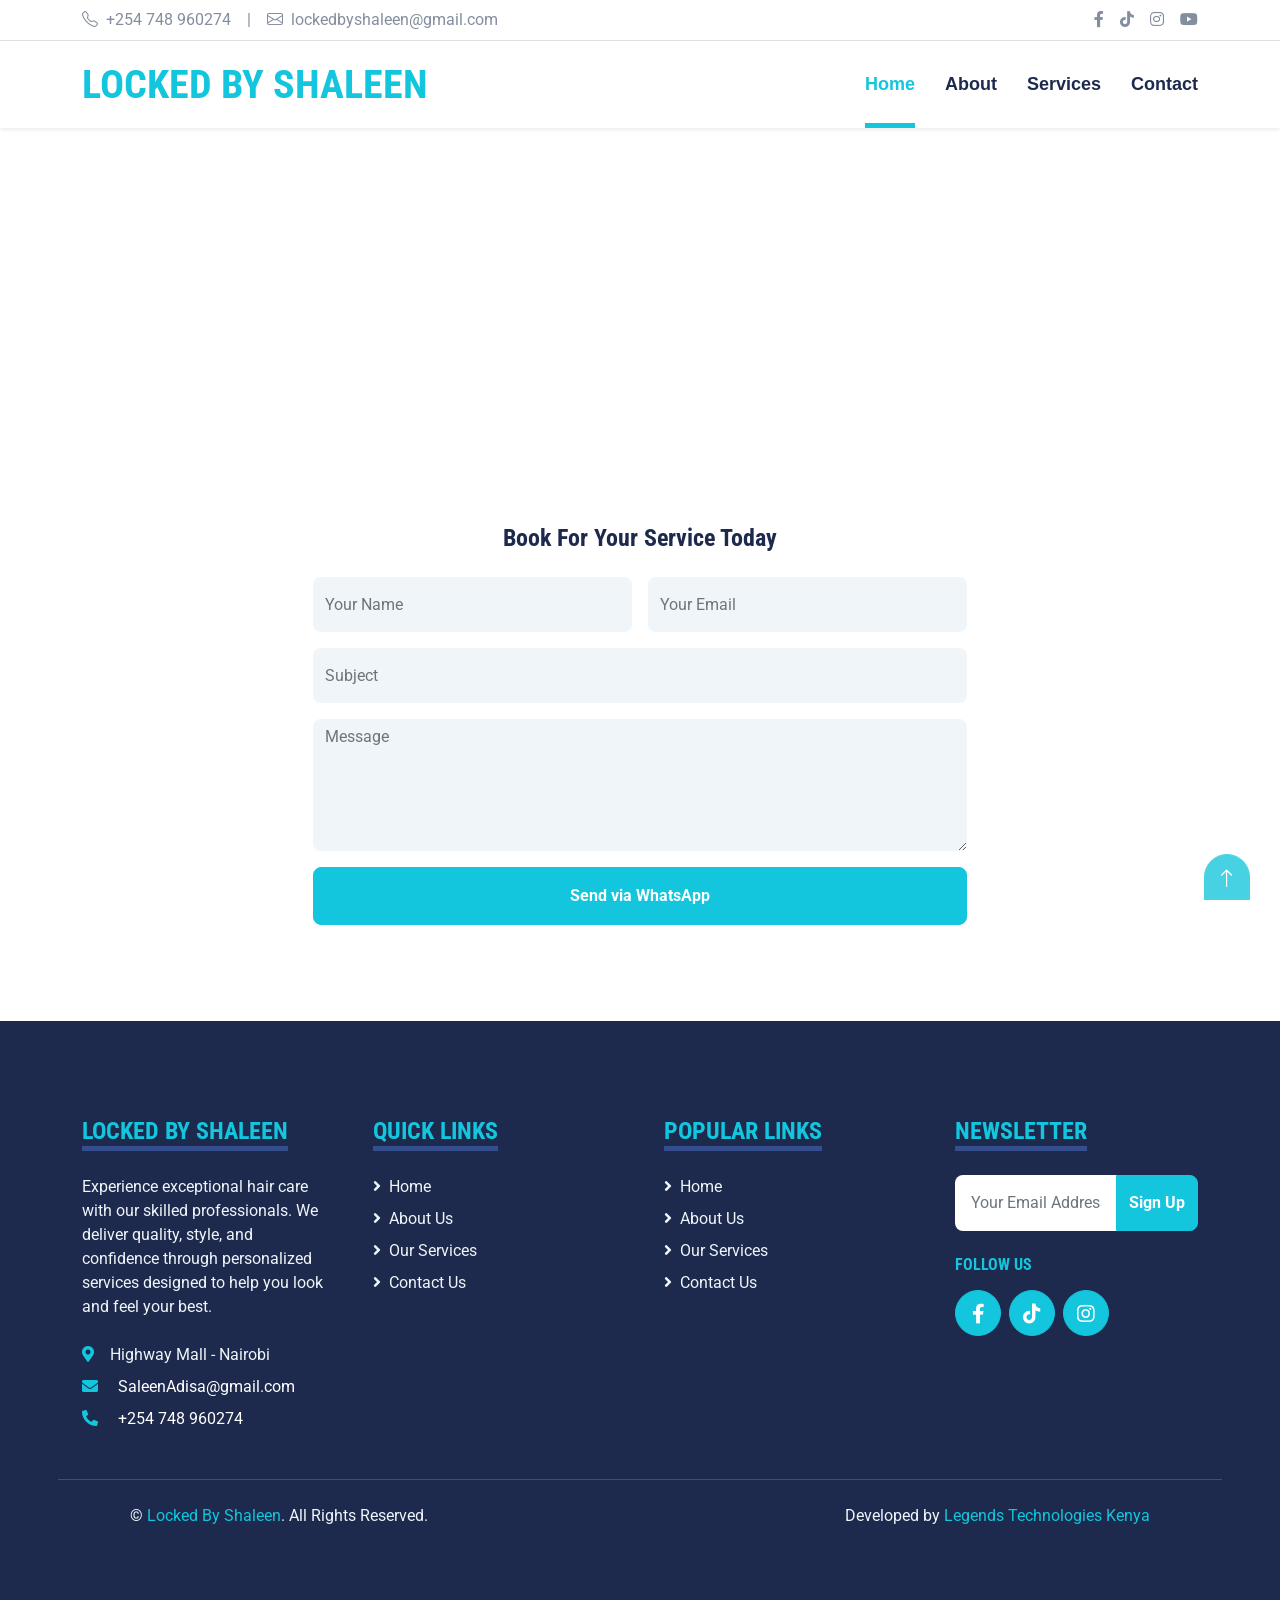
<file: contact.html>
<!DOCTYPE html>
<html lang="en">

<head>
    <meta charset="utf-8">
    <title>Locked by Shaleen</title>
    <meta content="width=device-width, initial-scale=1.0" name="viewport">
    <meta content="Free HTML Templates" name="keywords">
    <meta content="Free HTML Templates" name="description">

    <!-- Favicon -->
    <link href="img/about.jpg" rel="icon">

    <!-- Google Web Fonts -->
    <link rel="preconnect" href="https://fonts.gstatic.com">
    <link href="https://fonts.googleapis.com/css2?family=Roboto+Condensed:wght@400;700&family=Roboto:wght@400;700&display=swap" rel="stylesheet">  

    <!-- Icon Font Stylesheet -->
    <link href="https://cdnjs.cloudflare.com/ajax/libs/font-awesome/5.15.0/css/all.min.css" rel="stylesheet">
    <link href="https://cdn.jsdelivr.net/npm/bootstrap-icons@1.4.1/font/bootstrap-icons.css" rel="stylesheet">

    <!-- Libraries Stylesheet -->
    <link href="lib/owlcarousel/assets/owl.carousel.min.css" rel="stylesheet">
    <link href="lib/tempusdominus/css/tempusdominus-bootstrap-4.min.css" rel="stylesheet" />

    <!-- Customized Bootstrap Stylesheet -->
    <link href="css/bootstrap.min.css" rel="stylesheet">

    <!-- Template Stylesheet -->
    <link href="css/style.css" rel="stylesheet">
</head>

<body>
    <!-- Topbar Start -->
    <div class="container-fluid py-2 border-bottom d-none d-lg-block">
        <div class="container">
            <div class="row">
                <div class="col-md-6 text-center text-lg-start mb-2 mb-lg-0">
                    <div class="d-inline-flex align-items-center">
                        <a class="text-decoration-none text-body pe-3" href=""><i class="bi bi-telephone me-2"></i>+254 748 960274</a>
                        <span class="text-body">|</span>
                        <a class="text-decoration-none text-body px-3" href=""><i class="bi bi-envelope me-2"></i>lockedbyshaleen@gmail.com</a>
                    </div>
                </div>
                <div class="col-md-6 text-center text-lg-end">
                    <div class="d-inline-flex align-items-center">
                        <a class="text-body px-2" href="https://www.facebook.com/profile.php?id=61581511959863">
                            <i class="fab fa-facebook-f"></i>
                        <a class="text-body px-2" href="https://www.tiktok.com/@shaleen215">
                            <i class="fab fa-tiktok"></i>
                        </a>
                        <a class="text-body px-2" href="https://www.instagram.com/sisterlocks_by_shaleen/">
                            <i class="fab fa-instagram"></i>
                        </a>
                        <a class="text-body ps-2" href="">
                            <i class="fab fa-youtube"></i>
                        </a>
                    </div>
                </div>
            </div>
        </div>
    </div>
    <!-- Topbar End -->


    <!-- Navbar Start -->
    <div class="container-fluid sticky-top bg-white shadow-sm">
        <div class="container">
            <nav class="navbar navbar-expand-lg bg-white navbar-light py-3 py-lg-0">
                <a href="index.html" class="navbar-brand">
                    <h1 class="m-0 text-uppercase text-primary"></i>LOCKED BY SHALEEN</h1>
                </a>
                <button class="navbar-toggler" type="button" data-bs-toggle="collapse" data-bs-target="#navbarCollapse">
                    <span class="navbar-toggler-icon"></span>
                </button>
                <div class="collapse navbar-collapse" id="navbarCollapse">
                    <div class="navbar-nav ms-auto py-0">
                        <a href="index.html" class="nav-item nav-link active">Home</a>
                        <a href="about.html" class="nav-item nav-link">About</a>
                        <a href="service.html" class="nav-item nav-link">Services</a>
                        <a href="contact.html" class="nav-item nav-link">Contact</a>
                    </div>
                </div>
            </nav>
        </div>
    </div>
    <!-- Navbar End -->

            <div class="row">
    <div class="col-12" style="height: 500px;">
        <div class="position-relative h-100">
            <iframe
                class="position-relative w-100 h-100"
                src="https://www.google.com/maps?q=Highway+Mall+Nairobi&output=embed"
                frameborder="0"
                style="border:0;"
                allowfullscreen=""
                aria-hidden="false"
                tabindex="0">
            </iframe>
        </div>
    </div>
</div>
            <div class="row justify-content-center position-relative" style="margin-top: -200px; z-index: 1;">
    <div class="col-lg-8">
        <div class="bg-white rounded p-5 m-5 mb-0">
            <h4 class="text-center mb-4">Book For Your Service Today</h4>

            <form id="whatsappForm">
                <div class="row g-3">
                    <div class="col-12 col-sm-6">
                        <input type="text" id="name" class="form-control bg-light border-0" placeholder="Your Name" style="height: 55px;" required>
                    </div>

                    <div class="col-12 col-sm-6">
                        <input type="email" id="email" class="form-control bg-light border-0" placeholder="Your Email" style="height: 55px;" required>
                    </div>

                    <div class="col-12">
                        <input type="text" id="subject" class="form-control bg-light border-0" placeholder="Subject" style="height: 55px;" required>
                    </div>

                    <div class="col-12">
                        <textarea id="message" class="form-control bg-light border-0" rows="5" placeholder="Message" required></textarea>
                    </div>

                    <div class="col-12">
                        <button class="btn btn-primary w-100 py-3" type="submit">
                            Send via WhatsApp
                        </button>
                    </div>
                </div>
            </form>

        </div>
    </div>
</div>

<script>
document.getElementById("whatsappForm").addEventListener("submit", function(e) {
    e.preventDefault();

    let name = document.getElementById("name").value;
    let email = document.getElementById("email").value;
    let subject = document.getElementById("subject").value;
    let message = document.getElementById("message").value;

    let whatsappMessage =
`*New Service Booking*

*Name:* ${name}
*Email:* ${email}
*Subject:* ${subject}

*Message:*
${message}`;

    let phoneNumber = "254748960274";

    let url = "https://wa.me/" + phoneNumber + "?text=" + encodeURIComponent(whatsappMessage);

    window.open(url, "_blank");
});
</script>
    <!-- Contact End -->

    <!-- Footer Start -->
    <div class="container-fluid bg-dark text-light mt-5 py-5">
        <div class="container py-5">
            <div class="row g-5">
                <div class="col-lg-3 col-md-6">
                    <h4 class="d-inline-block text-primary text-uppercase border-bottom border-5 border-secondary mb-4">Locked by Shaleen</h4>
                    <p class="mb-4">Experience exceptional hair care with our skilled professionals. We deliver quality, style, and confidence through personalized services designed to help you look and feel your best.</p>
                    <p class="mb-2"><i class="fa fa-map-marker-alt text-primary me-3"></i>Highway Mall - Nairobi</p>
                    <p class="mb-2">
    <i class="fa fa-envelope text-primary me-3"></i>
    <a href="mailto:SaleenAdisa@gmail.com" class="text-white text-decoration-none">
        SaleenAdisa@gmail.com
    </a>
</p>
                    <p class="mb-0">
    <i class="fa fa-phone-alt text-primary me-3"></i>
    <a href="tel:+254748960274" class="text-white text-decoration-none">
        +254 748 960274
    </a>
</p>
                </div>
                <div class="col-lg-3 col-md-6">
                    <h4 class="d-inline-block text-primary text-uppercase border-bottom border-5 border-secondary mb-4">Quick Links</h4>
                    <div class="d-flex flex-column justify-content-start">
                        <a class="text-light mb-2" href="index.html"><i class="fa fa-angle-right me-2"></i>Home</a>
                        <a class="text-light mb-2" href="about.html"><i class="fa fa-angle-right me-2"></i>About Us</a>
                        <a class="text-light mb-2" href="search.html"><i class="fa fa-angle-right me-2"></i>Our Services</a>
                        <a class="text-light" href="contact.html"><i class="fa fa-angle-right me-2"></i>Contact Us</a>
                    </div>
                </div>
                <div class="col-lg-3 col-md-6">
                    <h4 class="d-inline-block text-primary text-uppercase border-bottom border-5 border-secondary mb-4">Popular Links</h4>
                    <div class="d-flex flex-column justify-content-start">
                        <a class="text-light mb-2" href="index.html"><i class="fa fa-angle-right me-2"></i>Home</a>
                        <a class="text-light mb-2" href="service.html"><i class="fa fa-angle-right me-2"></i>About Us</a>
                        <a class="text-light mb-2" href="service.html"><i class="fa fa-angle-right me-2"></i>Our Services</a>
                        <a class="text-light" href="contact.html"><i class="fa fa-angle-right me-2"></i>Contact Us</a>
                    </div>
                </div>
                <div class="col-lg-3 col-md-6">
    <h4 class="d-inline-block text-primary text-uppercase border-bottom border-5 border-secondary mb-4">
        Newsletter
    </h4>

    <form onsubmit="subscribeNewsletter(event)">
        <div class="input-group">
            <input type="email" id="newsletterEmail" class="form-control p-3 border-0"
                placeholder="Your Email Address" required>

            <button class="btn btn-primary" type="submit">
                Sign Up
            </button>
        </div>
    </form>

    <h6 class="text-primary text-uppercase mt-4 mb-3">Follow Us</h6>

    <div class="d-flex">
        <a class="btn btn-lg btn-primary btn-lg-square rounded-circle me-2"
            href="https://www.facebook.com/profile.php?id=61581511959863">
            <i class="fab fa-facebook-f"></i>
        </a>

        <a class="btn btn-lg btn-primary btn-lg-square rounded-circle me-2"
            href="https://www.tiktok.com/@shaleen215">
            <i class="fab fa-tiktok"></i>
        </a>

        <a class="btn btn-lg btn-primary btn-lg-square rounded-circle"
            href="https://www.instagram.com/sisterlocks_by_shaleen/">
            <i class="fab fa-instagram"></i>
        </a>
    </div>
</div>

<script>
function subscribeNewsletter(event){
    event.preventDefault();

    var email = document.getElementById("newsletterEmail").value;

    var subject = "Newsletter Subscription";
    var body = "A new visitor would like to subscribe.%0A%0AEmail: " + email;

    window.location.href =
        "mailto:SaleenAdisa@gmail.com?subject=" +
        subject +
        "&body=" +
        body;
}
</script>
    <div class="container-fluid bg-dark text-light border-top border-secondary py-4">
        <div class="container">
            <div class="row g-5">
                <div class="col-md-6 text-center text-md-start">
                    <p class="mb-md-0">&copy; <a class="text-primary" href="#">Locked By Shaleen</a>. All Rights Reserved.</p>
                </div>
                <div class="col-md-6 text-center text-md-end">
                    <!--/*** The author’s attribution link below must remain intact on your website. ***/-->
                    <!--/*** If you wish to remove this credit link, please purchase the Pro Version from https://htmlcodex.com/downloading/?item=1609 . ***/-->
                    <p class="mb-0">Developed by <a class="text-primary" href="https://legends-technologies.vercel.app/">Legends Technologies Kenya</a></p>
                </div>
            </div>
        </div>
    </div>
    <!-- Footer End -->


    <!-- Back to Top -->
    <a href="#" class="btn btn-lg btn-primary btn-lg-square back-to-top"><i class="bi bi-arrow-up"></i></a>


    <!-- JavaScript Libraries -->
    <script src="https://code.jquery.com/jquery-3.4.1.min.js"></script>
    <script src="https://cdn.jsdelivr.net/npm/bootstrap@5.0.0/dist/js/bootstrap.bundle.min.js"></script>
    <script src="lib/easing/easing.min.js"></script>
    <script src="lib/waypoints/waypoints.min.js"></script>
    <script src="lib/owlcarousel/owl.carousel.min.js"></script>
    <script src="lib/tempusdominus/js/moment.min.js"></script>
    <script src="lib/tempusdominus/js/moment-timezone.min.js"></script>
    <script src="lib/tempusdominus/js/tempusdominus-bootstrap-4.min.js"></script>

    <!-- Template Javascript -->
    <script src="js/main.js"></script>
</body>

</html>
</file>
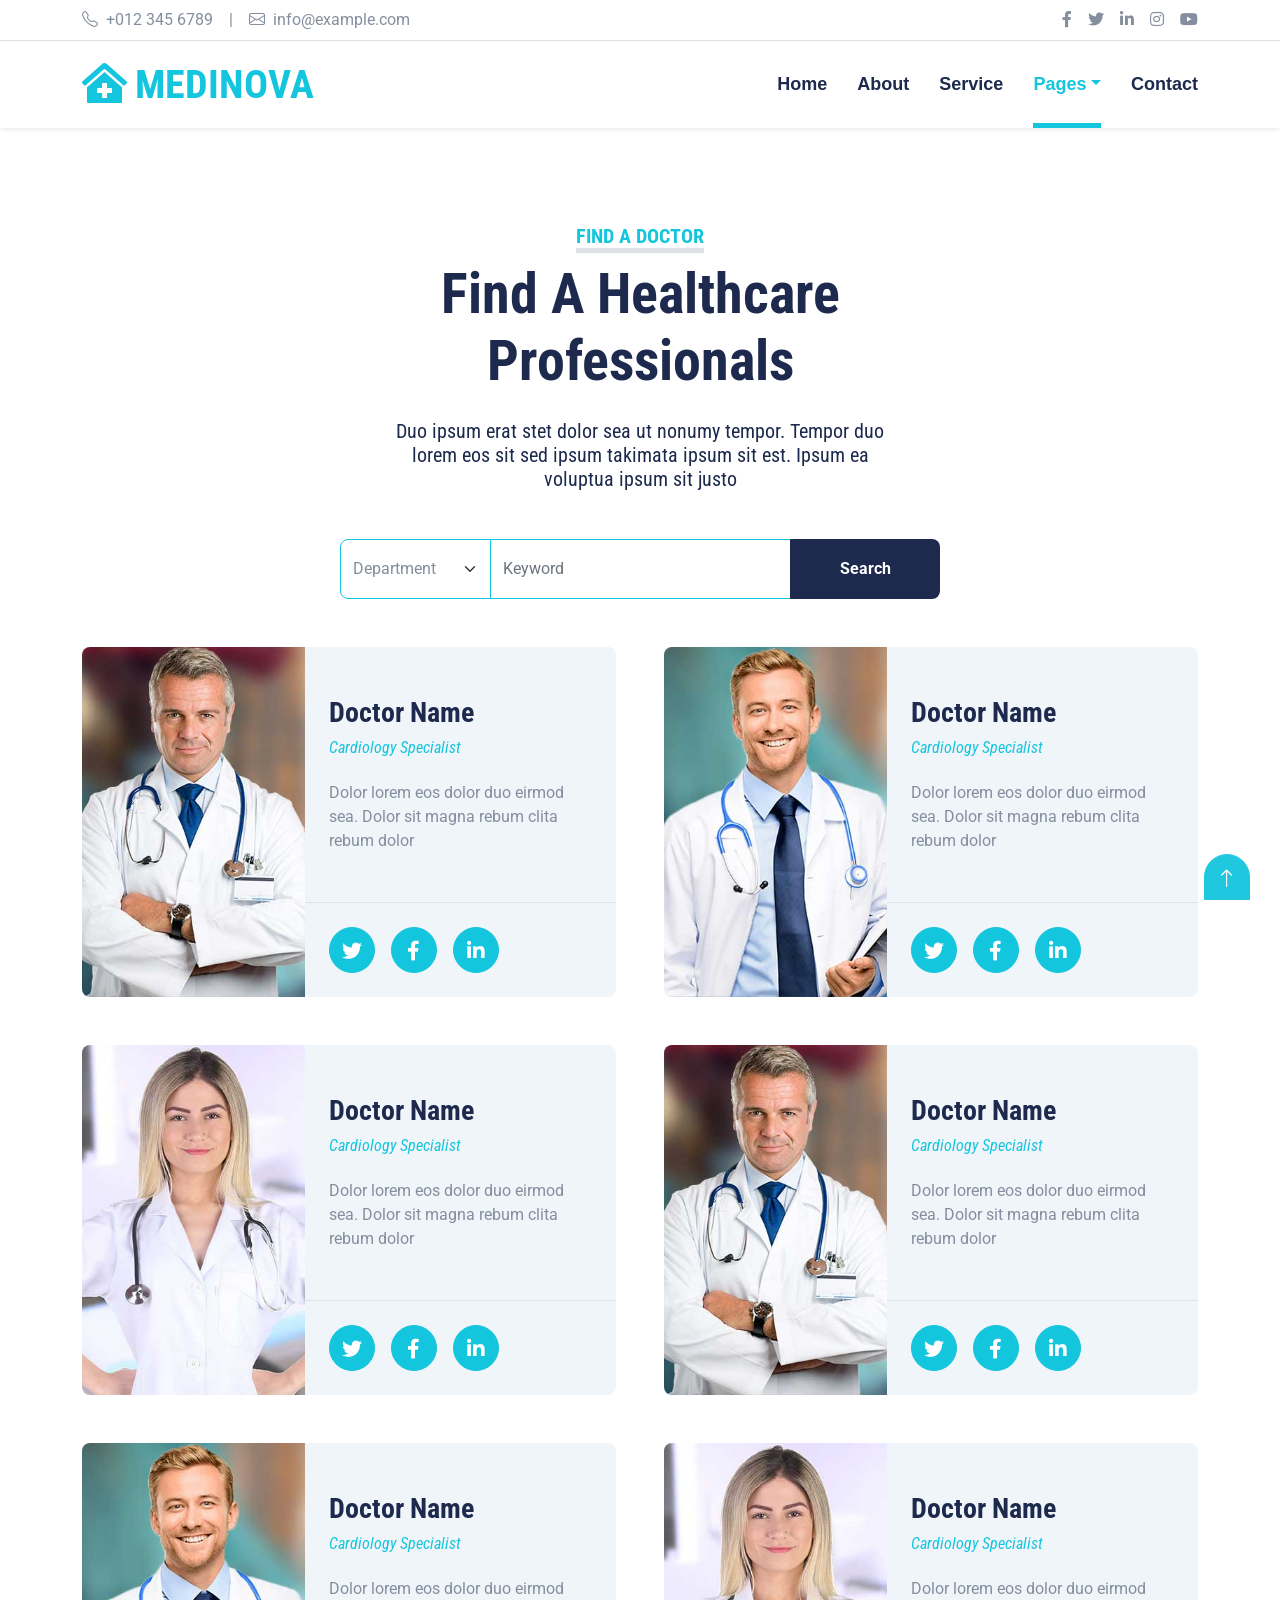
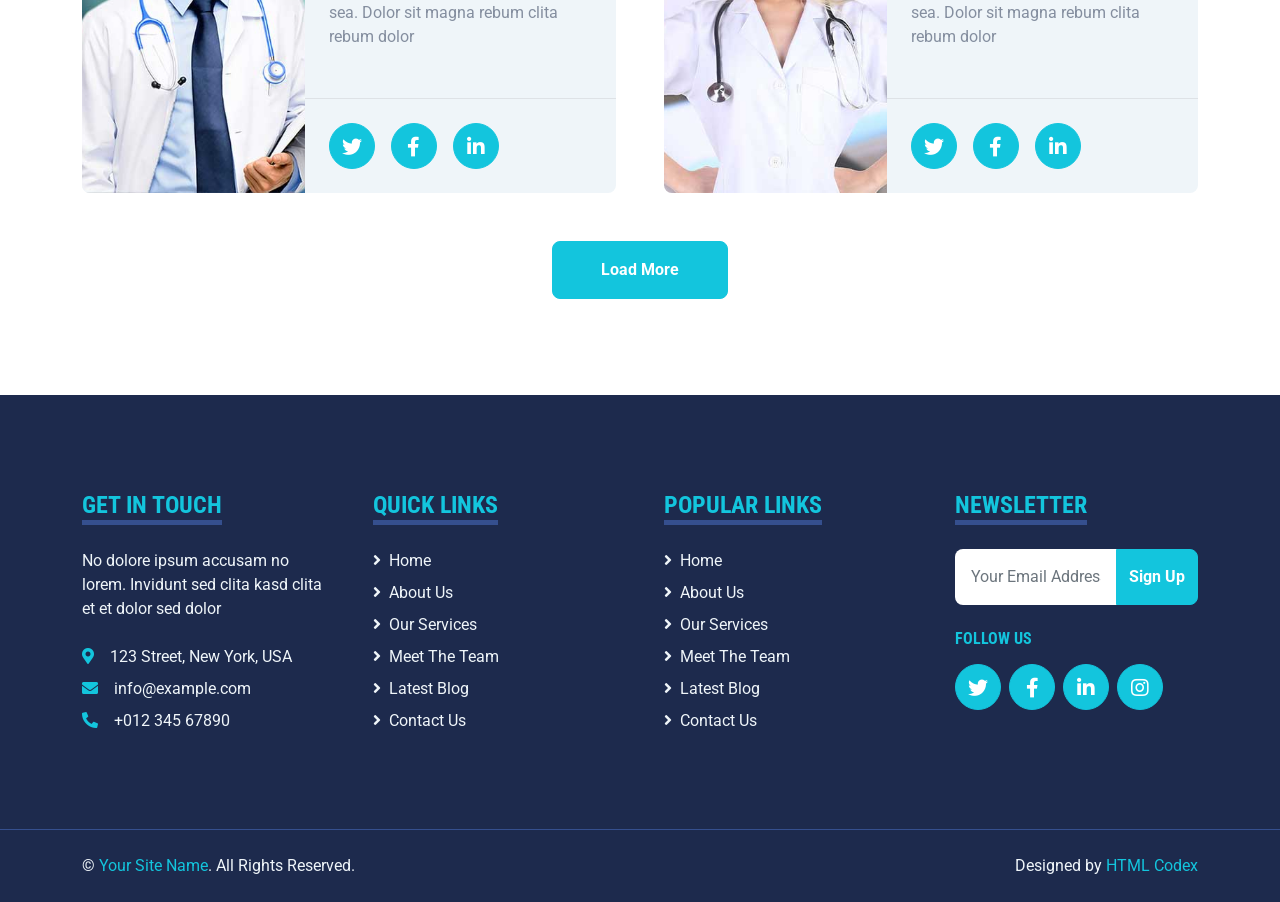
<file: search.html>
<!DOCTYPE html>
<html lang="en">

<head>
    <meta charset="utf-8">
    <title>MEDINOVA - Hospital Website Template</title>
    <meta content="width=device-width, initial-scale=1.0" name="viewport">
    <meta content="Free HTML Templates" name="keywords">
    <meta content="Free HTML Templates" name="description">

    <!-- Favicon -->
    <link href="img/favicon.ico" rel="icon">

    <!-- Google Web Fonts -->
    <link rel="preconnect" href="https://fonts.gstatic.com">
    <link href="https://fonts.googleapis.com/css2?family=Roboto+Condensed:wght@400;700&family=Roboto:wght@400;700&display=swap" rel="stylesheet">  

    <!-- Icon Font Stylesheet -->
    <link href="https://cdnjs.cloudflare.com/ajax/libs/font-awesome/5.15.0/css/all.min.css" rel="stylesheet">
    <link href="https://cdn.jsdelivr.net/npm/bootstrap-icons@1.4.1/font/bootstrap-icons.css" rel="stylesheet">

    <!-- Libraries Stylesheet -->
    <link href="lib/owlcarousel/assets/owl.carousel.min.css" rel="stylesheet">
    <link href="lib/tempusdominus/css/tempusdominus-bootstrap-4.min.css" rel="stylesheet" />

    <!-- Customized Bootstrap Stylesheet -->
    <link href="css/bootstrap.min.css" rel="stylesheet">

    <!-- Template Stylesheet -->
    <link href="css/style.css" rel="stylesheet">
</head>

<body>
    <!-- Topbar Start -->
    <div class="container-fluid py-2 border-bottom d-none d-lg-block">
        <div class="container">
            <div class="row">
                <div class="col-md-6 text-center text-lg-start mb-2 mb-lg-0">
                    <div class="d-inline-flex align-items-center">
                        <a class="text-decoration-none text-body pe-3" href=""><i class="bi bi-telephone me-2"></i>+012 345 6789</a>
                        <span class="text-body">|</span>
                        <a class="text-decoration-none text-body px-3" href=""><i class="bi bi-envelope me-2"></i>info@example.com</a>
                    </div>
                </div>
                <div class="col-md-6 text-center text-lg-end">
                    <div class="d-inline-flex align-items-center">
                        <a class="text-body px-2" href="">
                            <i class="fab fa-facebook-f"></i>
                        </a>
                        <a class="text-body px-2" href="">
                            <i class="fab fa-twitter"></i>
                        </a>
                        <a class="text-body px-2" href="">
                            <i class="fab fa-linkedin-in"></i>
                        </a>
                        <a class="text-body px-2" href="">
                            <i class="fab fa-instagram"></i>
                        </a>
                        <a class="text-body ps-2" href="">
                            <i class="fab fa-youtube"></i>
                        </a>
                    </div>
                </div>
            </div>
        </div>
    </div>
    <!-- Topbar End -->


    <!-- Navbar Start -->
    <div class="container-fluid sticky-top bg-white shadow-sm mb-5">
        <div class="container">
            <nav class="navbar navbar-expand-lg bg-white navbar-light py-3 py-lg-0">
                <a href="index.html" class="navbar-brand">
                    <h1 class="m-0 text-uppercase text-primary"><i class="fa fa-clinic-medical me-2"></i>Medinova</h1>
                </a>
                <button class="navbar-toggler" type="button" data-bs-toggle="collapse" data-bs-target="#navbarCollapse">
                    <span class="navbar-toggler-icon"></span>
                </button>
                <div class="collapse navbar-collapse" id="navbarCollapse">
                    <div class="navbar-nav ms-auto py-0">
                        <a href="index.html" class="nav-item nav-link">Home</a>
                        <a href="about.html" class="nav-item nav-link">About</a>
                        <a href="service.html" class="nav-item nav-link">Service</a>
                        <div class="nav-item dropdown">
                            <a href="#" class="nav-link dropdown-toggle active" data-bs-toggle="dropdown">Pages</a>
                            <div class="dropdown-menu m-0">
                                <a href="blog.html" class="dropdown-item">Blog Grid</a>
                                <a href="team.html" class="dropdown-item">The Team</a>
                                <a href="testimonial.html" class="dropdown-item">Testimonial</a>
                                <a href="appointment.html" class="dropdown-item">Appointment</a>
                                <a href="search.html" class="dropdown-item active">Search</a>
                            </div>
                        </div>
                        <a href="contact.html" class="nav-item nav-link">Contact</a>
                    </div>
                </div>
            </nav>
        </div>
    </div>
    <!-- Navbar End -->


    <!-- Search Start -->
    <div class="container-fluid pt-5">
        <div class="container">
            <div class="text-center mx-auto mb-5" style="max-width: 500px;">
                <h5 class="d-inline-block text-primary text-uppercase border-bottom border-5">Find A Doctor</h5>
                <h1 class="display-4 mb-4">Find A Healthcare Professionals</h1>
                <h5 class="fw-normal">Duo ipsum erat stet dolor sea ut nonumy tempor. Tempor duo lorem eos sit sed ipsum takimata ipsum sit est. Ipsum ea voluptua ipsum sit justo</h5>
            </div>
            <div class="mx-auto" style="width: 100%; max-width: 600px;">
                <div class="input-group">
                    <select class="form-select border-primary w-25" style="height: 60px;">
                        <option selected>Department</option>
                        <option value="1">Department 1</option>
                        <option value="2">Department 2</option>
                        <option value="3">Department 3</option>
                    </select>
                    <input type="text" class="form-control border-primary w-50" placeholder="Keyword">
                    <button class="btn btn-dark border-0 w-25">Search</button>
                </div>
            </div>
        </div>
    </div>
    <!-- Search End -->


    <!-- Search Result Start -->
    <div class="container-fluid py-5">
        <div class="container">
            <div class="row g-5">
                <div class="col-lg-6 team-item">
                    <div class="row g-0 bg-light rounded overflow-hidden">
                        <div class="col-12 col-sm-5 h-100">
                            <img class="img-fluid h-100" src="img/team-1.jpg" style="object-fit: cover;">
                        </div>
                        <div class="col-12 col-sm-7 h-100 d-flex flex-column">
                            <div class="mt-auto p-4">
                                <h3>Doctor Name</h3>
                                <h6 class="fw-normal fst-italic text-primary mb-4">Cardiology Specialist</h6>
                                <p class="m-0">Dolor lorem eos dolor duo eirmod sea. Dolor sit magna rebum clita rebum dolor</p>
                            </div>
                            <div class="d-flex mt-auto border-top p-4">
                                <a class="btn btn-lg btn-primary btn-lg-square rounded-circle me-3" href="#"><i class="fab fa-twitter"></i></a>
                                <a class="btn btn-lg btn-primary btn-lg-square rounded-circle me-3" href="#"><i class="fab fa-facebook-f"></i></a>
                                <a class="btn btn-lg btn-primary btn-lg-square rounded-circle" href="#"><i class="fab fa-linkedin-in"></i></a>
                            </div>
                        </div>
                    </div>
                </div>
                <div class="col-lg-6 team-item">
                    <div class="row g-0 bg-light rounded overflow-hidden">
                        <div class="col-12 col-sm-5 h-100">
                            <img class="img-fluid h-100" src="img/team-2.jpg" style="object-fit: cover;">
                        </div>
                        <div class="col-12 col-sm-7 h-100 d-flex flex-column">
                            <div class="mt-auto p-4">
                                <h3>Doctor Name</h3>
                                <h6 class="fw-normal fst-italic text-primary mb-4">Cardiology Specialist</h6>
                                <p class="m-0">Dolor lorem eos dolor duo eirmod sea. Dolor sit magna rebum clita rebum dolor</p>
                            </div>
                            <div class="d-flex mt-auto border-top p-4">
                                <a class="btn btn-lg btn-primary btn-lg-square rounded-circle me-3" href="#"><i class="fab fa-twitter"></i></a>
                                <a class="btn btn-lg btn-primary btn-lg-square rounded-circle me-3" href="#"><i class="fab fa-facebook-f"></i></a>
                                <a class="btn btn-lg btn-primary btn-lg-square rounded-circle" href="#"><i class="fab fa-linkedin-in"></i></a>
                            </div>
                        </div>
                    </div>
                </div>
                <div class="col-lg-6 team-item">
                    <div class="row g-0 bg-light rounded overflow-hidden">
                        <div class="col-12 col-sm-5 h-100">
                            <img class="img-fluid h-100" src="img/team-3.jpg" style="object-fit: cover;">
                        </div>
                        <div class="col-12 col-sm-7 h-100 d-flex flex-column">
                            <div class="mt-auto p-4">
                                <h3>Doctor Name</h3>
                                <h6 class="fw-normal fst-italic text-primary mb-4">Cardiology Specialist</h6>
                                <p class="m-0">Dolor lorem eos dolor duo eirmod sea. Dolor sit magna rebum clita rebum dolor</p>
                            </div>
                            <div class="d-flex mt-auto border-top p-4">
                                <a class="btn btn-lg btn-primary btn-lg-square rounded-circle me-3" href="#"><i class="fab fa-twitter"></i></a>
                                <a class="btn btn-lg btn-primary btn-lg-square rounded-circle me-3" href="#"><i class="fab fa-facebook-f"></i></a>
                                <a class="btn btn-lg btn-primary btn-lg-square rounded-circle" href="#"><i class="fab fa-linkedin-in"></i></a>
                            </div>
                        </div>
                    </div>
                </div>
                <div class="col-lg-6 team-item">
                    <div class="row g-0 bg-light rounded overflow-hidden">
                        <div class="col-12 col-sm-5 h-100">
                            <img class="img-fluid h-100" src="img/team-1.jpg" style="object-fit: cover;">
                        </div>
                        <div class="col-12 col-sm-7 h-100 d-flex flex-column">
                            <div class="mt-auto p-4">
                                <h3>Doctor Name</h3>
                                <h6 class="fw-normal fst-italic text-primary mb-4">Cardiology Specialist</h6>
                                <p class="m-0">Dolor lorem eos dolor duo eirmod sea. Dolor sit magna rebum clita rebum dolor</p>
                            </div>
                            <div class="d-flex mt-auto border-top p-4">
                                <a class="btn btn-lg btn-primary btn-lg-square rounded-circle me-3" href="#"><i class="fab fa-twitter"></i></a>
                                <a class="btn btn-lg btn-primary btn-lg-square rounded-circle me-3" href="#"><i class="fab fa-facebook-f"></i></a>
                                <a class="btn btn-lg btn-primary btn-lg-square rounded-circle" href="#"><i class="fab fa-linkedin-in"></i></a>
                            </div>
                        </div>
                    </div>
                </div>
                <div class="col-lg-6 team-item">
                    <div class="row g-0 bg-light rounded overflow-hidden">
                        <div class="col-12 col-sm-5 h-100">
                            <img class="img-fluid h-100" src="img/team-2.jpg" style="object-fit: cover;">
                        </div>
                        <div class="col-12 col-sm-7 h-100 d-flex flex-column">
                            <div class="mt-auto p-4">
                                <h3>Doctor Name</h3>
                                <h6 class="fw-normal fst-italic text-primary mb-4">Cardiology Specialist</h6>
                                <p class="m-0">Dolor lorem eos dolor duo eirmod sea. Dolor sit magna rebum clita rebum dolor</p>
                            </div>
                            <div class="d-flex mt-auto border-top p-4">
                                <a class="btn btn-lg btn-primary btn-lg-square rounded-circle me-3" href="#"><i class="fab fa-twitter"></i></a>
                                <a class="btn btn-lg btn-primary btn-lg-square rounded-circle me-3" href="#"><i class="fab fa-facebook-f"></i></a>
                                <a class="btn btn-lg btn-primary btn-lg-square rounded-circle" href="#"><i class="fab fa-linkedin-in"></i></a>
                            </div>
                        </div>
                    </div>
                </div>
                <div class="col-lg-6 team-item">
                    <div class="row g-0 bg-light rounded overflow-hidden">
                        <div class="col-12 col-sm-5 h-100">
                            <img class="img-fluid h-100" src="img/team-3.jpg" style="object-fit: cover;">
                        </div>
                        <div class="col-12 col-sm-7 h-100 d-flex flex-column">
                            <div class="mt-auto p-4">
                                <h3>Doctor Name</h3>
                                <h6 class="fw-normal fst-italic text-primary mb-4">Cardiology Specialist</h6>
                                <p class="m-0">Dolor lorem eos dolor duo eirmod sea. Dolor sit magna rebum clita rebum dolor</p>
                            </div>
                            <div class="d-flex mt-auto border-top p-4">
                                <a class="btn btn-lg btn-primary btn-lg-square rounded-circle me-3" href="#"><i class="fab fa-twitter"></i></a>
                                <a class="btn btn-lg btn-primary btn-lg-square rounded-circle me-3" href="#"><i class="fab fa-facebook-f"></i></a>
                                <a class="btn btn-lg btn-primary btn-lg-square rounded-circle" href="#"><i class="fab fa-linkedin-in"></i></a>
                            </div>
                        </div>
                    </div>
                </div>
                <div class="col-12 text-center">
                    <button class="btn btn-primary py-3 px-5">Load More</button>
                </div>
            </div>
        </div>
    </div>
    <!-- Search Result End -->


    <!-- Footer Start -->
    <div class="container-fluid bg-dark text-light mt-5 py-5">
        <div class="container py-5">
            <div class="row g-5">
                <div class="col-lg-3 col-md-6">
                    <h4 class="d-inline-block text-primary text-uppercase border-bottom border-5 border-secondary mb-4">Get In Touch</h4>
                    <p class="mb-4">No dolore ipsum accusam no lorem. Invidunt sed clita kasd clita et et dolor sed dolor</p>
                    <p class="mb-2"><i class="fa fa-map-marker-alt text-primary me-3"></i>123 Street, New York, USA</p>
                    <p class="mb-2"><i class="fa fa-envelope text-primary me-3"></i>info@example.com</p>
                    <p class="mb-0"><i class="fa fa-phone-alt text-primary me-3"></i>+012 345 67890</p>
                </div>
                <div class="col-lg-3 col-md-6">
                    <h4 class="d-inline-block text-primary text-uppercase border-bottom border-5 border-secondary mb-4">Quick Links</h4>
                    <div class="d-flex flex-column justify-content-start">
                        <a class="text-light mb-2" href="#"><i class="fa fa-angle-right me-2"></i>Home</a>
                        <a class="text-light mb-2" href="#"><i class="fa fa-angle-right me-2"></i>About Us</a>
                        <a class="text-light mb-2" href="#"><i class="fa fa-angle-right me-2"></i>Our Services</a>
                        <a class="text-light mb-2" href="#"><i class="fa fa-angle-right me-2"></i>Meet The Team</a>
                        <a class="text-light mb-2" href="#"><i class="fa fa-angle-right me-2"></i>Latest Blog</a>
                        <a class="text-light" href="#"><i class="fa fa-angle-right me-2"></i>Contact Us</a>
                    </div>
                </div>
                <div class="col-lg-3 col-md-6">
                    <h4 class="d-inline-block text-primary text-uppercase border-bottom border-5 border-secondary mb-4">Popular Links</h4>
                    <div class="d-flex flex-column justify-content-start">
                        <a class="text-light mb-2" href="#"><i class="fa fa-angle-right me-2"></i>Home</a>
                        <a class="text-light mb-2" href="#"><i class="fa fa-angle-right me-2"></i>About Us</a>
                        <a class="text-light mb-2" href="#"><i class="fa fa-angle-right me-2"></i>Our Services</a>
                        <a class="text-light mb-2" href="#"><i class="fa fa-angle-right me-2"></i>Meet The Team</a>
                        <a class="text-light mb-2" href="#"><i class="fa fa-angle-right me-2"></i>Latest Blog</a>
                        <a class="text-light" href="#"><i class="fa fa-angle-right me-2"></i>Contact Us</a>
                    </div>
                </div>
                <div class="col-lg-3 col-md-6">
                    <h4 class="d-inline-block text-primary text-uppercase border-bottom border-5 border-secondary mb-4">Newsletter</h4>
                    <form action="">
                        <div class="input-group">
                            <input type="text" class="form-control p-3 border-0" placeholder="Your Email Address">
                            <button class="btn btn-primary">Sign Up</button>
                        </div>
                    </form>
                    <h6 class="text-primary text-uppercase mt-4 mb-3">Follow Us</h6>
                    <div class="d-flex">
                        <a class="btn btn-lg btn-primary btn-lg-square rounded-circle me-2" href="#"><i class="fab fa-twitter"></i></a>
                        <a class="btn btn-lg btn-primary btn-lg-square rounded-circle me-2" href="#"><i class="fab fa-facebook-f"></i></a>
                        <a class="btn btn-lg btn-primary btn-lg-square rounded-circle me-2" href="#"><i class="fab fa-linkedin-in"></i></a>
                        <a class="btn btn-lg btn-primary btn-lg-square rounded-circle" href="#"><i class="fab fa-instagram"></i></a>
                    </div>
                </div>
            </div>
        </div>
    </div>
    <div class="container-fluid bg-dark text-light border-top border-secondary py-4">
        <div class="container">
            <div class="row g-5">
                <div class="col-md-6 text-center text-md-start">
                    <p class="mb-md-0">&copy; <a class="text-primary" href="#">Your Site Name</a>. All Rights Reserved.</p>
                </div>
                <div class="col-md-6 text-center text-md-end">
                    <!--/*** The author’s attribution link below must remain intact on your website. ***/-->
                    <!--/*** If you wish to remove this credit link, please purchase the Pro Version from https://htmlcodex.com/downloading/?item=1609 . ***/-->
                    <p class="mb-0">Designed by <a class="text-primary" href="https://htmlcodex.com">HTML Codex</a></p>
                </div>
            </div>
        </div>
    </div>
    <!-- Footer End -->


    <!-- Back to Top -->
    <a href="#" class="btn btn-lg btn-primary btn-lg-square back-to-top"><i class="bi bi-arrow-up"></i></a>


    <!-- JavaScript Libraries -->
    <script src="https://code.jquery.com/jquery-3.4.1.min.js"></script>
    <script src="https://cdn.jsdelivr.net/npm/bootstrap@5.0.0/dist/js/bootstrap.bundle.min.js"></script>
    <script src="lib/easing/easing.min.js"></script>
    <script src="lib/waypoints/waypoints.min.js"></script>
    <script src="lib/owlcarousel/owl.carousel.min.js"></script>
    <script src="lib/tempusdominus/js/moment.min.js"></script>
    <script src="lib/tempusdominus/js/moment-timezone.min.js"></script>
    <script src="lib/tempusdominus/js/tempusdominus-bootstrap-4.min.js"></script>

    <!-- Template Javascript -->
    <script src="js/main.js"></script>
</body>

</html>
</file>
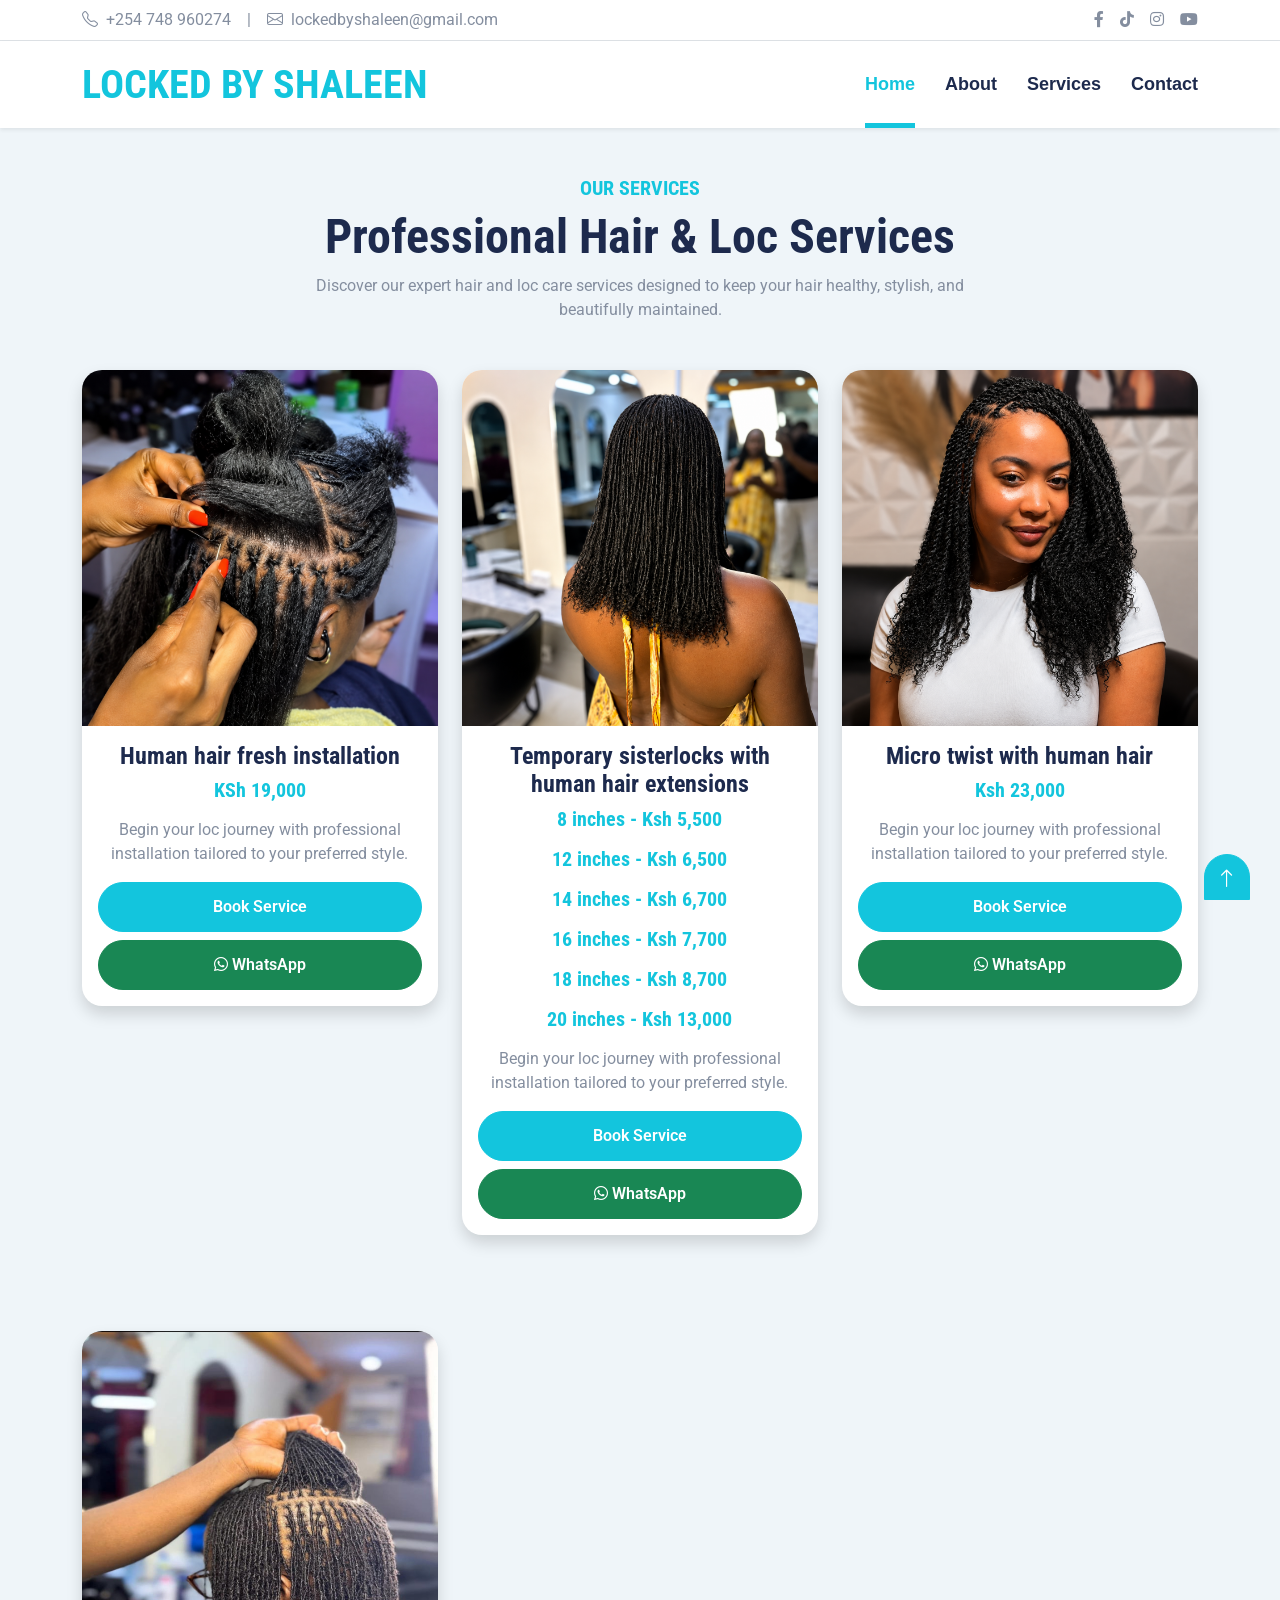
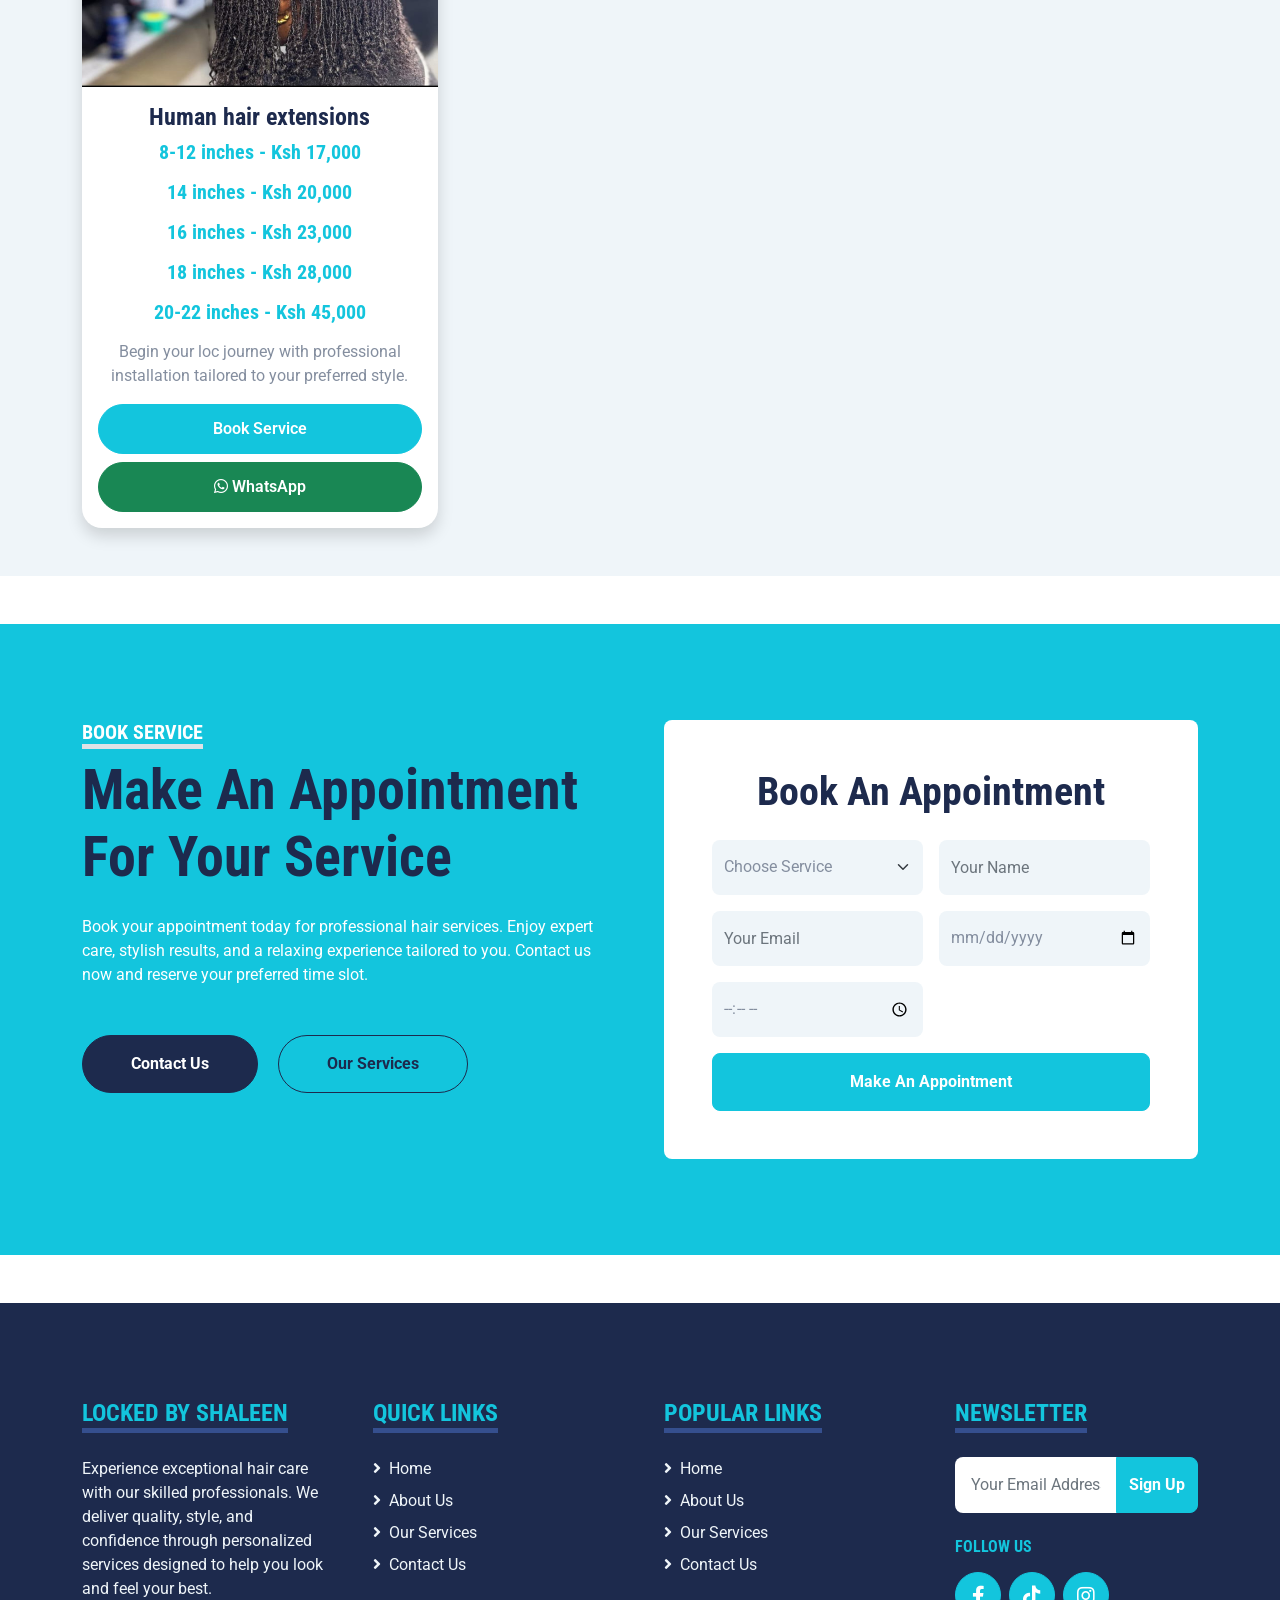
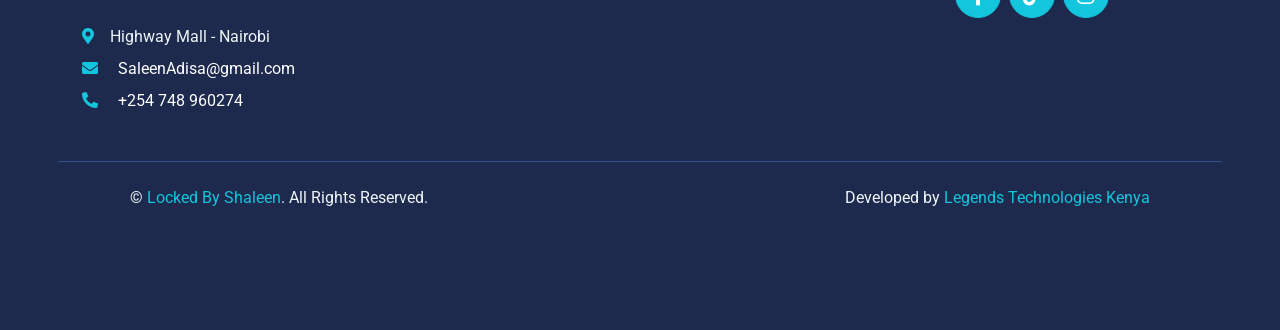
<file: service.html>
<!DOCTYPE html>
<html lang="en">

<head>
    <meta charset="utf-8">
    <title>Locked by Shaleen</title>
    <meta content="width=device-width, initial-scale=1.0" name="viewport">
    <meta content="Free HTML Templates" name="keywords">
    <meta content="Free HTML Templates" name="description">

    <!-- Favicon -->
    <link href="img/about.jpg" rel="icon">

    <!-- Google Web Fonts -->
    <link rel="preconnect" href="https://fonts.gstatic.com">
    <link href="https://fonts.googleapis.com/css2?family=Roboto+Condensed:wght@400;700&family=Roboto:wght@400;700&display=swap" rel="stylesheet">  

    <!-- Icon Font Stylesheet -->
    <link href="https://cdnjs.cloudflare.com/ajax/libs/font-awesome/5.15.0/css/all.min.css" rel="stylesheet">
    <link href="https://cdn.jsdelivr.net/npm/bootstrap-icons@1.4.1/font/bootstrap-icons.css" rel="stylesheet">

    <!-- Libraries Stylesheet -->
    <link href="lib/owlcarousel/assets/owl.carousel.min.css" rel="stylesheet">
    <link href="lib/tempusdominus/css/tempusdominus-bootstrap-4.min.css" rel="stylesheet" />

    <!-- Customized Bootstrap Stylesheet -->
    <link href="css/bootstrap.min.css" rel="stylesheet">

    <!-- Template Stylesheet -->
    <link href="css/style.css" rel="stylesheet">
</head>

<body>
    <!-- Topbar Start -->
    <div class="container-fluid py-2 border-bottom d-none d-lg-block">
        <div class="container">
            <div class="row">
                <div class="col-md-6 text-center text-lg-start mb-2 mb-lg-0">
                    <div class="d-inline-flex align-items-center">
                        <a class="text-decoration-none text-body pe-3" href=""><i class="bi bi-telephone me-2"></i>+254 748 960274</a>
                        <span class="text-body">|</span>
                        <a class="text-decoration-none text-body px-3" href=""><i class="bi bi-envelope me-2"></i>lockedbyshaleen@gmail.com</a>
                    </div>
                </div>
                <div class="col-md-6 text-center text-lg-end">
                    <div class="d-inline-flex align-items-center">
                        <a class="text-body px-2" href="https://www.facebook.com/profile.php?id=61581511959863">
                            <i class="fab fa-facebook-f"></i>
                        <a class="text-body px-2" href="https://www.tiktok.com/@shaleen215">
                            <i class="fab fa-tiktok"></i>
                        </a>
                        <a class="text-body px-2" href="https://www.instagram.com/sisterlocks_by_shaleen/">
                            <i class="fab fa-instagram"></i>
                        </a>
                        <a class="text-body ps-2" href="">
                            <i class="fab fa-youtube"></i>
                        </a>
                    </div>
                </div>
            </div>
        </div>
    </div>
    <!-- Topbar End -->


    <!-- Navbar Start -->
    <div class="container-fluid sticky-top bg-white shadow-sm">
        <div class="container">
            <nav class="navbar navbar-expand-lg bg-white navbar-light py-3 py-lg-0">
                <a href="index.html" class="navbar-brand">
                    <h1 class="m-0 text-uppercase text-primary"></i>LOCKED BY SHALEEN</h1>
                </a>
                <button class="navbar-toggler" type="button" data-bs-toggle="collapse" data-bs-target="#navbarCollapse">
                    <span class="navbar-toggler-icon"></span>
                </button>
                <div class="collapse navbar-collapse" id="navbarCollapse">
                    <div class="navbar-nav ms-auto py-0">
                        <a href="index.html" class="nav-item nav-link active">Home</a>
                        <a href="about.html" class="nav-item nav-link">About</a>
                        <a href="service.html" class="nav-item nav-link">Services</a>
                        <a href="contact.html" class="nav-item nav-link">Contact</a>
                    </div>
                </div>
            </nav>
        </div>
    </div>
    <!-- Navbar End -->

    <!-- Services Start -->
<div class="container-fluid py-5 bg-light">
    <div class="container">

        <div class="text-center mx-auto mb-5" style="max-width:700px;">
            <h5 class="text-uppercase text-primary">Our Services</h5>
            <h1 class="display-5 fw-bold">Professional Hair & Loc Services</h1>
            <p>
                Discover our expert hair and loc care services designed to keep
                your hair healthy, stylish, and beautifully maintained.
            </p>
        </div>

        <div class="row g-4">

            <!-- Service -->
            <div class="col-lg-4 col-md-6">
                <div class="card service-card border-0 shadow">

                    <img src="img/s1.png"
                         class="card-img-top"
                         alt="Starter Locs">

                    <div class="card-body text-center">

                        <h4>Human hair fresh installation</h4>

                        <h5 class="text-primary mb-3">
                            KSh 19,000
                        </h5>

                        <p>
                            Begin your loc journey with professional installation
                            tailored to your preferred style.
                        </p>

                        <div class="d-grid gap-2">

                            <a href="booking.html"
                               class="btn btn-primary">
                               Book Service
                            </a>

                            <a href="https://wa.me/254748960274?text=Hello%20Locked%20By%20Shaleen,%20I'm%20interested%20in%20Starter%20Locs.%20I'd%20like%20to%20book%20an%20appointment."
                               target="_blank"
                               class="btn btn-success">

                                <i class="fab fa-whatsapp"></i>
                                WhatsApp

                            </a>

                        </div>

                    </div>

                </div>
            </div>

            <div class="col-lg-4 col-md-6">
                <div class="card service-card border-0 shadow">

                    <img src="img/s2.png"
                         class="card-img-top"
                         alt="Starter Locs">

                    <div class="card-body text-center">

                        <h4>Temporary sisterlocks with human hair extensions</h4>

                        <h5 class="text-primary mb-3">
                        8 inches - Ksh 5,500
                        <p></p>
                        12 inches - Ksh 6,500
                        <p></p>
                        14 inches - Ksh 6,700
                        <p></p>
                        16 inches - Ksh 7,700
                        <p></p>
                        18 inches - Ksh 8,700
                        <p></p>
                        20 inches - Ksh 13,000
                        </h5>

                        <p>
                            Begin your loc journey with professional installation
                            tailored to your preferred style.
                        </p>

                        <div class="d-grid gap-2">

                            <a href="booking.html"
                               class="btn btn-primary">
                               Book Service
                            </a>

                            <a href="https://wa.me/254748960274?text=Hello%20Locked%20By%20Shaleen,%20I'm%20interested%20in%20Starter%20Locs.%20I'd%20like%20to%20book%20an%20appointment."
                               target="_blank"
                               class="btn btn-success">

                                <i class="fab fa-whatsapp"></i>
                                WhatsApp

                            </a>

                        </div>

                    </div>

                </div>
            </div>

            <div class="col-lg-4 col-md-6">
                <div class="card service-card border-0 shadow">

                    <img src="img/s3.png"
                         class="card-img-top"
                         alt="Starter Locs">

                    <div class="card-body text-center">

                        <h4>Micro twist with human hair</h4>

                        <h5 class="text-primary mb-3">
                            Ksh 23,000
                        </h5>

                        <p>
                            Begin your loc journey with professional installation
                            tailored to your preferred style.
                        </p>

                        <div class="d-grid gap-2">

                            <a href="booking.html"
                               class="btn btn-primary">
                               Book Service
                            </a>

                            <a href="https://wa.me/254748960274?text=Hello%20Locked%20By%20Shaleen,%20I'm%20interested%20in%20Starter%20Locs.%20I'd%20like%20to%20book%20an%20appointment."
                               target="_blank"
                               class="btn btn-success">

                                <i class="fab fa-whatsapp"></i>
                                WhatsApp

                            </a>

                        </div>

                    </div>

                </div>
            </div>

            <!-- Duplicate this card for more services -->

        </div>

    </div>
</div>
<!-- Services End -->

<!-- Services Start -->
<div class="container-fluid py-5 bg-light">
    <div class="container">

        <div class="row g-4">

            <!-- Service -->
            <div class="col-lg-4 col-md-6">
                <div class="card service-card border-0 shadow">

                    <img src="img/s4.jpg"
                         class="card-img-top"
                         alt="Starter Locs">

                    <div class="card-body text-center">

                        <h4>Human hair extensions</h4>

                        <h5 class="text-primary mb-3">
                            8-12 inches - Ksh 17,000
                            <p></p>
                            14 inches - Ksh 20,000
                            <p></p>
                            16 inches - Ksh 23,000
                            <p></p>
                            18 inches - Ksh 28,000
                            <p></p>
                            20-22 inches - Ksh 45,000
                        </h5>

                        <p>
                            Begin your loc journey with professional installation
                            tailored to your preferred style.
                        </p>

                        <div class="d-grid gap-2">

                            <a href="booking.html"
                               class="btn btn-primary">
                               Book Service
                            </a>

                            <a href="https://wa.me/254748960274?text=Hello%20Locked%20By%20Shaleen,%20I'm%20interested%20in%20Starter%20Locs.%20I'd%20like%20to%20book%20an%20appointment."
                               target="_blank"
                               class="btn btn-success">

                                <i class="fab fa-whatsapp"></i>
                                WhatsApp

                            </a>

                        </div>

                    </div>

                </div>
            </div>

                    </div>

                </div>
            </div>

            <!-- Duplicate this card for more services -->

        </div>

    </div>
</div>
<!-- Services End -->
    <!-- Services End -->
     <!-- Appointment Start -->
<div class="container-fluid bg-primary my-5 py-5">
    <div class="container py-5">
        <div class="row gx-5">
            <div class="col-lg-6 mb-5 mb-lg-0">
                <div class="mb-4">
                    <h5 class="d-inline-block text-white text-uppercase border-bottom border-5">Book Service</h5>
                    <h1 class="display-4">Make An Appointment For Your Service</h1>
                </div>

                <p class="text-white mb-5">
                    Book your appointment today for professional hair services. Enjoy expert care, stylish results, and a relaxing experience tailored to you. Contact us now and reserve your preferred time slot.
                </p>

                <a class="btn btn-dark rounded-pill py-3 px-5 me-3" href="contact.html">Contact Us</a>
                <a class="btn btn-outline-dark rounded-pill py-3 px-5" href="service.html">Our Services</a>
            </div>

            <div class="col-lg-6">
                <div class="bg-white text-center rounded p-5">
                    <h1 class="mb-4">Book An Appointment</h1>

                    <form id="appointmentForm">
                        <div class="row g-3">

                            <div class="col-12 col-sm-6">
                                <select class="form-select bg-light border-0" id="service" style="height:55px;" required>
                                    <option value="">Choose Service</option>
                                    <option>Temporary Sisterlocks</option>
                                    <option>Micro Twist With Human Hair</option>
                                    <option>Human Hair Extensions</option>
                                </select>
                            </div>

                            <div class="col-12 col-sm-6">
                                <input type="text" id="name" class="form-control bg-light border-0" placeholder="Your Name" style="height:55px;" required>
                            </div>

                            <div class="col-12 col-sm-6">
                                <input type="email" id="email" class="form-control bg-light border-0" placeholder="Your Email" style="height:55px;" required>
                            </div>

                            <div class="col-12 col-sm-6">
                                <input type="date" id="date" class="form-control bg-light border-0" style="height:55px;" required>
                            </div>

                            <div class="col-12 col-sm-6">
                                <input type="time" id="time" class="form-control bg-light border-0" style="height:55px;" required>
                            </div>

                            <div class="col-12">
                                <button class="btn btn-primary w-100 py-3" type="submit">
                                    Make An Appointment
                                </button>
                            </div>

                        </div>
                    </form>

                </div>
            </div>
        </div>
    </div>
</div>
<!-- Appointment End -->

<script>
document.getElementById("appointmentForm").addEventListener("submit", function(e){

    e.preventDefault();

    let service = document.getElementById("service").value;
    let name = document.getElementById("name").value;
    let email = document.getElementById("email").value;
    let date = document.getElementById("date").value;
    let time = document.getElementById("time").value;

    let message =
`Hello, I'd like to book an appointment.

Name: ${name}
Email: ${email}
Service: ${service}
Preferred Date: ${date}
Preferred Time: ${time}`;

    let whatsapp = "https://wa.me/254748960274?text=" + encodeURIComponent(message);

    window.open(whatsapp, "_blank");

});
</script>

<!-- Footer Start -->
    <div class="container-fluid bg-dark text-light mt-5 py-5">
        <div class="container py-5">
            <div class="row g-5">
                <div class="col-lg-3 col-md-6">
                    <h4 class="d-inline-block text-primary text-uppercase border-bottom border-5 border-secondary mb-4">Locked by Shaleen</h4>
                    <p class="mb-4">Experience exceptional hair care with our skilled professionals. We deliver quality, style, and confidence through personalized services designed to help you look and feel your best.</p>
                    <p class="mb-2"><i class="fa fa-map-marker-alt text-primary me-3"></i>Highway Mall - Nairobi</p>
                    <p class="mb-2">
    <i class="fa fa-envelope text-primary me-3"></i>
    <a href="mailto:SaleenAdisa@gmail.com" class="text-white text-decoration-none">
        SaleenAdisa@gmail.com
    </a>
</p>
                    <p class="mb-0">
    <i class="fa fa-phone-alt text-primary me-3"></i>
    <a href="tel:+254748960274" class="text-white text-decoration-none">
        +254 748 960274
    </a>
</p>
                </div>
                <div class="col-lg-3 col-md-6">
                    <h4 class="d-inline-block text-primary text-uppercase border-bottom border-5 border-secondary mb-4">Quick Links</h4>
                    <div class="d-flex flex-column justify-content-start">
                        <a class="text-light mb-2" href="index.html"><i class="fa fa-angle-right me-2"></i>Home</a>
                        <a class="text-light mb-2" href="about.html"><i class="fa fa-angle-right me-2"></i>About Us</a>
                        <a class="text-light mb-2" href="search.html"><i class="fa fa-angle-right me-2"></i>Our Services</a>
                        <a class="text-light" href="contact.html"><i class="fa fa-angle-right me-2"></i>Contact Us</a>
                    </div>
                </div>
                <div class="col-lg-3 col-md-6">
                    <h4 class="d-inline-block text-primary text-uppercase border-bottom border-5 border-secondary mb-4">Popular Links</h4>
                    <div class="d-flex flex-column justify-content-start">
                        <a class="text-light mb-2" href="index.html"><i class="fa fa-angle-right me-2"></i>Home</a>
                        <a class="text-light mb-2" href="service.html"><i class="fa fa-angle-right me-2"></i>About Us</a>
                        <a class="text-light mb-2" href="service.html"><i class="fa fa-angle-right me-2"></i>Our Services</a>
                        <a class="text-light" href="contact.html"><i class="fa fa-angle-right me-2"></i>Contact Us</a>
                    </div>
                </div>
                <div class="col-lg-3 col-md-6">
    <h4 class="d-inline-block text-primary text-uppercase border-bottom border-5 border-secondary mb-4">
        Newsletter
    </h4>

    <form onsubmit="subscribeNewsletter(event)">
        <div class="input-group">
            <input type="email" id="newsletterEmail" class="form-control p-3 border-0"
                placeholder="Your Email Address" required>

            <button class="btn btn-primary" type="submit">
                Sign Up
            </button>
        </div>
    </form>

    <h6 class="text-primary text-uppercase mt-4 mb-3">Follow Us</h6>

    <div class="d-flex">
        <a class="btn btn-lg btn-primary btn-lg-square rounded-circle me-2"
            href="https://www.facebook.com/profile.php?id=61581511959863">
            <i class="fab fa-facebook-f"></i>
        </a>

        <a class="btn btn-lg btn-primary btn-lg-square rounded-circle me-2"
            href="https://www.tiktok.com/@shaleen215">
            <i class="fab fa-tiktok"></i>
        </a>

        <a class="btn btn-lg btn-primary btn-lg-square rounded-circle"
            href="https://www.instagram.com/sisterlocks_by_shaleen/">
            <i class="fab fa-instagram"></i>
        </a>
    </div>
</div>

<script>
function subscribeNewsletter(event){
    event.preventDefault();

    var email = document.getElementById("newsletterEmail").value;

    var subject = "Newsletter Subscription";
    var body = "A new visitor would like to subscribe.%0A%0AEmail: " + email;

    window.location.href =
        "mailto:SaleenAdisa@gmail.com?subject=" +
        subject +
        "&body=" +
        body;
}
</script>
    <div class="container-fluid bg-dark text-light border-top border-secondary py-4">
        <div class="container">
            <div class="row g-5">
                <div class="col-md-6 text-center text-md-start">
                    <p class="mb-md-0">&copy; <a class="text-primary" href="#">Locked By Shaleen</a>. All Rights Reserved.</p>
                </div>
                <div class="col-md-6 text-center text-md-end">
                    <!--/*** The author’s attribution link below must remain intact on your website. ***/-->
                    <!--/*** If you wish to remove this credit link, please purchase the Pro Version from https://htmlcodex.com/downloading/?item=1609 . ***/-->
                    <p class="mb-0">Developed by <a class="text-primary" href="https://legends-technologies.vercel.app/">Legends Technologies Kenya</a></p>
                </div>
            </div>
        </div>
    </div>
    <!-- Footer End -->


    <!-- Back to Top -->
    <a href="#" class="btn btn-lg btn-primary btn-lg-square back-to-top"><i class="bi bi-arrow-up"></i></a>


    <!-- JavaScript Libraries -->
    <script src="https://code.jquery.com/jquery-3.4.1.min.js"></script>
    <script src="https://cdn.jsdelivr.net/npm/bootstrap@5.0.0/dist/js/bootstrap.bundle.min.js"></script>
    <script src="lib/easing/easing.min.js"></script>
    <script src="lib/waypoints/waypoints.min.js"></script>
    <script src="lib/owlcarousel/owl.carousel.min.js"></script>
    <script src="lib/tempusdominus/js/moment.min.js"></script>
    <script src="lib/tempusdominus/js/moment-timezone.min.js"></script>
    <script src="lib/tempusdominus/js/tempusdominus-bootstrap-4.min.js"></script>

    <!-- Template Javascript -->
    <script src="js/main.js"></script>
</body>

</html>
</file>
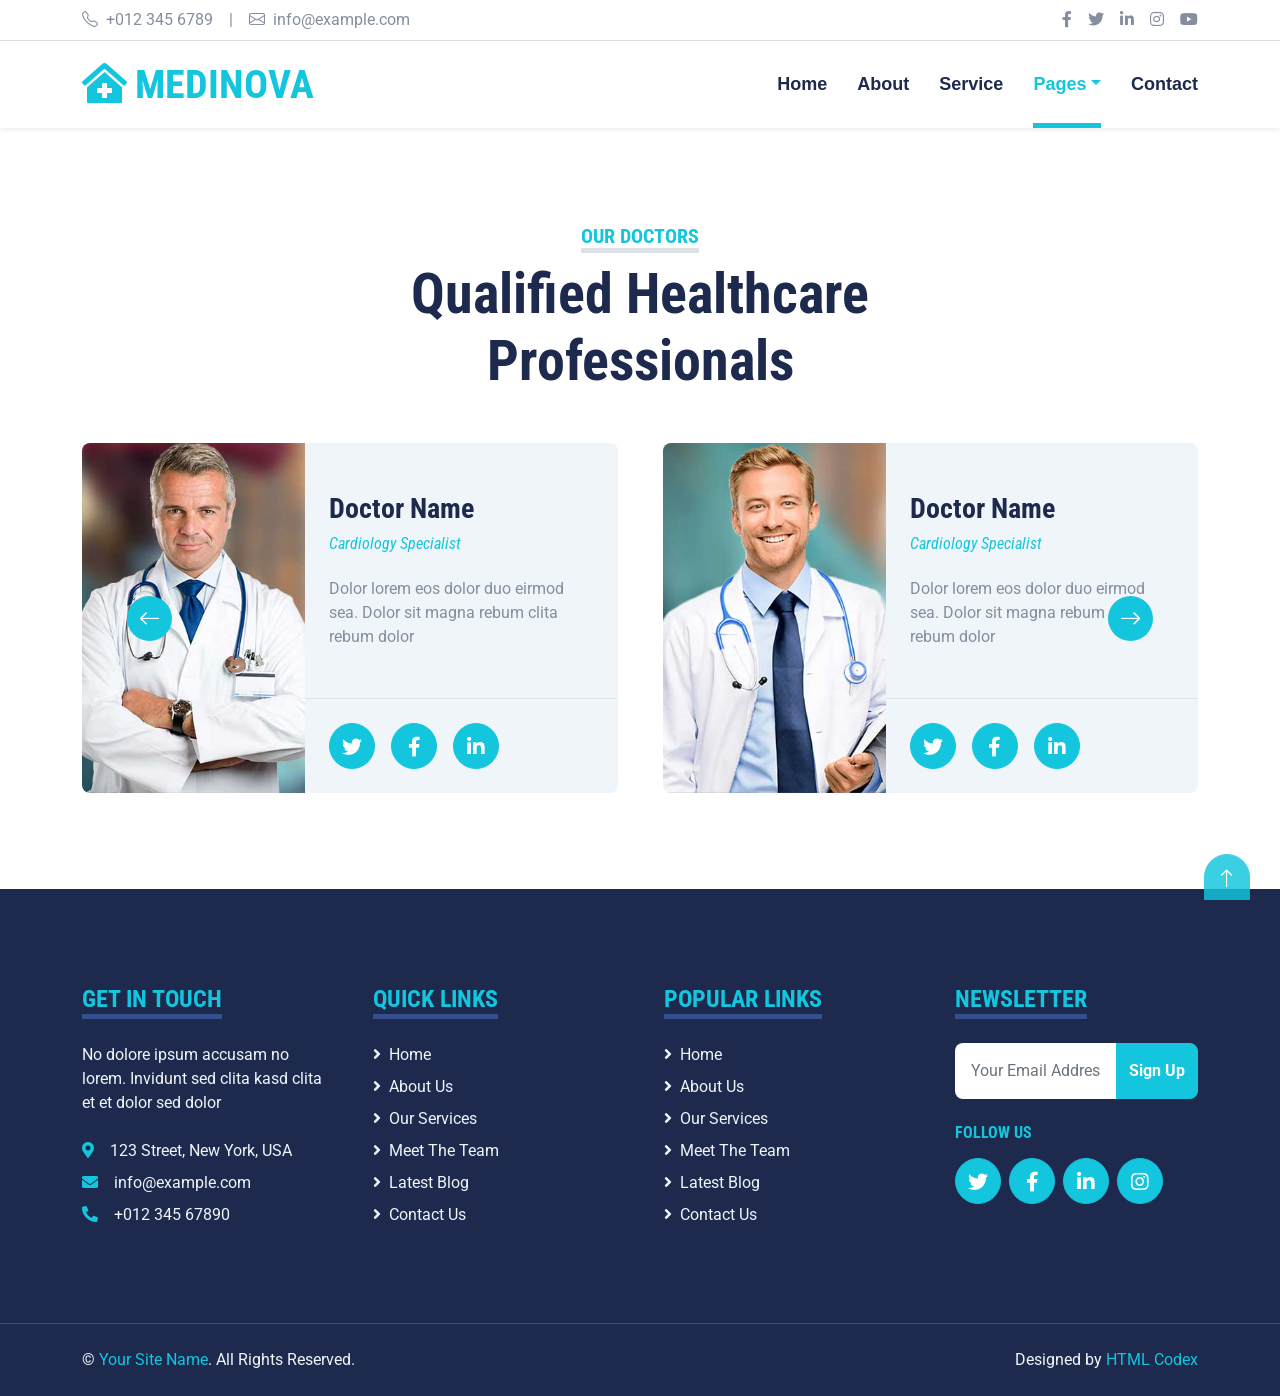
<file: team.html>
<!DOCTYPE html>
<html lang="en">

<head>
    <meta charset="utf-8">
    <title>MEDINOVA - Hospital Website Template</title>
    <meta content="width=device-width, initial-scale=1.0" name="viewport">
    <meta content="Free HTML Templates" name="keywords">
    <meta content="Free HTML Templates" name="description">

    <!-- Favicon -->
    <link href="img/favicon.ico" rel="icon">

    <!-- Google Web Fonts -->
    <link rel="preconnect" href="https://fonts.gstatic.com">
    <link href="https://fonts.googleapis.com/css2?family=Roboto+Condensed:wght@400;700&family=Roboto:wght@400;700&display=swap" rel="stylesheet">  

    <!-- Icon Font Stylesheet -->
    <link href="https://cdnjs.cloudflare.com/ajax/libs/font-awesome/5.15.0/css/all.min.css" rel="stylesheet">
    <link href="https://cdn.jsdelivr.net/npm/bootstrap-icons@1.4.1/font/bootstrap-icons.css" rel="stylesheet">

    <!-- Libraries Stylesheet -->
    <link href="lib/owlcarousel/assets/owl.carousel.min.css" rel="stylesheet">
    <link href="lib/tempusdominus/css/tempusdominus-bootstrap-4.min.css" rel="stylesheet" />

    <!-- Customized Bootstrap Stylesheet -->
    <link href="css/bootstrap.min.css" rel="stylesheet">

    <!-- Template Stylesheet -->
    <link href="css/style.css" rel="stylesheet">
</head>

<body>
    <!-- Topbar Start -->
    <div class="container-fluid py-2 border-bottom d-none d-lg-block">
        <div class="container">
            <div class="row">
                <div class="col-md-6 text-center text-lg-start mb-2 mb-lg-0">
                    <div class="d-inline-flex align-items-center">
                        <a class="text-decoration-none text-body pe-3" href=""><i class="bi bi-telephone me-2"></i>+012 345 6789</a>
                        <span class="text-body">|</span>
                        <a class="text-decoration-none text-body px-3" href=""><i class="bi bi-envelope me-2"></i>info@example.com</a>
                    </div>
                </div>
                <div class="col-md-6 text-center text-lg-end">
                    <div class="d-inline-flex align-items-center">
                        <a class="text-body px-2" href="">
                            <i class="fab fa-facebook-f"></i>
                        </a>
                        <a class="text-body px-2" href="">
                            <i class="fab fa-twitter"></i>
                        </a>
                        <a class="text-body px-2" href="">
                            <i class="fab fa-linkedin-in"></i>
                        </a>
                        <a class="text-body px-2" href="">
                            <i class="fab fa-instagram"></i>
                        </a>
                        <a class="text-body ps-2" href="">
                            <i class="fab fa-youtube"></i>
                        </a>
                    </div>
                </div>
            </div>
        </div>
    </div>
    <!-- Topbar End -->


    <!-- Navbar Start -->
    <div class="container-fluid sticky-top bg-white shadow-sm mb-5">
        <div class="container">
            <nav class="navbar navbar-expand-lg bg-white navbar-light py-3 py-lg-0">
                <a href="index.html" class="navbar-brand">
                    <h1 class="m-0 text-uppercase text-primary"><i class="fa fa-clinic-medical me-2"></i>Medinova</h1>
                </a>
                <button class="navbar-toggler" type="button" data-bs-toggle="collapse" data-bs-target="#navbarCollapse">
                    <span class="navbar-toggler-icon"></span>
                </button>
                <div class="collapse navbar-collapse" id="navbarCollapse">
                    <div class="navbar-nav ms-auto py-0">
                        <a href="index.html" class="nav-item nav-link">Home</a>
                        <a href="about.html" class="nav-item nav-link">About</a>
                        <a href="service.html" class="nav-item nav-link">Service</a>
                        <div class="nav-item dropdown">
                            <a href="#" class="nav-link dropdown-toggle active" data-bs-toggle="dropdown">Pages</a>
                            <div class="dropdown-menu m-0">
                                <a href="blog.html" class="dropdown-item">Blog Grid</a>
                                <a href="team.html" class="dropdown-item active">The Team</a>
                                <a href="testimonial.html" class="dropdown-item">Testimonial</a>
                                <a href="appointment.html" class="dropdown-item">Appointment</a>
                                <a href="search.html" class="dropdown-item">Search</a>
                            </div>
                        </div>
                        <a href="contact.html" class="nav-item nav-link">Contact</a>
                    </div>
                </div>
            </nav>
        </div>
    </div>
    <!-- Navbar End -->


    <!-- Team Start -->
    <div class="container-fluid py-5">
        <div class="container">
            <div class="text-center mx-auto mb-5" style="max-width: 500px;">
                <h5 class="d-inline-block text-primary text-uppercase border-bottom border-5">Our Doctors</h5>
                <h1 class="display-4">Qualified Healthcare Professionals</h1>
            </div>
            <div class="owl-carousel team-carousel position-relative">
                <div class="team-item">
                    <div class="row g-0 bg-light rounded overflow-hidden">
                        <div class="col-12 col-sm-5 h-100">
                            <img class="img-fluid h-100" src="img/team-1.jpg" style="object-fit: cover;">
                        </div>
                        <div class="col-12 col-sm-7 h-100 d-flex flex-column">
                            <div class="mt-auto p-4">
                                <h3>Doctor Name</h3>
                                <h6 class="fw-normal fst-italic text-primary mb-4">Cardiology Specialist</h6>
                                <p class="m-0">Dolor lorem eos dolor duo eirmod sea. Dolor sit magna rebum clita rebum dolor</p>
                            </div>
                            <div class="d-flex mt-auto border-top p-4">
                                <a class="btn btn-lg btn-primary btn-lg-square rounded-circle me-3" href="#"><i class="fab fa-twitter"></i></a>
                                <a class="btn btn-lg btn-primary btn-lg-square rounded-circle me-3" href="#"><i class="fab fa-facebook-f"></i></a>
                                <a class="btn btn-lg btn-primary btn-lg-square rounded-circle" href="#"><i class="fab fa-linkedin-in"></i></a>
                            </div>
                        </div>
                    </div>
                </div>
                <div class="team-item">
                    <div class="row g-0 bg-light rounded overflow-hidden">
                        <div class="col-12 col-sm-5 h-100">
                            <img class="img-fluid h-100" src="img/team-2.jpg" style="object-fit: cover;">
                        </div>
                        <div class="col-12 col-sm-7 h-100 d-flex flex-column">
                            <div class="mt-auto p-4">
                                <h3>Doctor Name</h3>
                                <h6 class="fw-normal fst-italic text-primary mb-4">Cardiology Specialist</h6>
                                <p class="m-0">Dolor lorem eos dolor duo eirmod sea. Dolor sit magna rebum clita rebum dolor</p>
                            </div>
                            <div class="d-flex mt-auto border-top p-4">
                                <a class="btn btn-lg btn-primary btn-lg-square rounded-circle me-3" href="#"><i class="fab fa-twitter"></i></a>
                                <a class="btn btn-lg btn-primary btn-lg-square rounded-circle me-3" href="#"><i class="fab fa-facebook-f"></i></a>
                                <a class="btn btn-lg btn-primary btn-lg-square rounded-circle" href="#"><i class="fab fa-linkedin-in"></i></a>
                            </div>
                        </div>
                    </div>
                </div>
                <div class="team-item">
                    <div class="row g-0 bg-light rounded overflow-hidden">
                        <div class="col-12 col-sm-5 h-100">
                            <img class="img-fluid h-100" src="img/team-3.jpg" style="object-fit: cover;">
                        </div>
                        <div class="col-12 col-sm-7 h-100 d-flex flex-column">
                            <div class="mt-auto p-4">
                                <h3>Doctor Name</h3>
                                <h6 class="fw-normal fst-italic text-primary mb-4">Cardiology Specialist</h6>
                                <p class="m-0">Dolor lorem eos dolor duo eirmod sea. Dolor sit magna rebum clita rebum dolor</p>
                            </div>
                            <div class="d-flex mt-auto border-top p-4">
                                <a class="btn btn-lg btn-primary btn-lg-square rounded-circle me-3" href="#"><i class="fab fa-twitter"></i></a>
                                <a class="btn btn-lg btn-primary btn-lg-square rounded-circle me-3" href="#"><i class="fab fa-facebook-f"></i></a>
                                <a class="btn btn-lg btn-primary btn-lg-square rounded-circle" href="#"><i class="fab fa-linkedin-in"></i></a>
                            </div>
                        </div>
                    </div>
                </div>
            </div>
        </div>
    </div>
    <!-- Team End -->


    <!-- Footer Start -->
    <div class="container-fluid bg-dark text-light mt-5 py-5">
        <div class="container py-5">
            <div class="row g-5">
                <div class="col-lg-3 col-md-6">
                    <h4 class="d-inline-block text-primary text-uppercase border-bottom border-5 border-secondary mb-4">Get In Touch</h4>
                    <p class="mb-4">No dolore ipsum accusam no lorem. Invidunt sed clita kasd clita et et dolor sed dolor</p>
                    <p class="mb-2"><i class="fa fa-map-marker-alt text-primary me-3"></i>123 Street, New York, USA</p>
                    <p class="mb-2"><i class="fa fa-envelope text-primary me-3"></i>info@example.com</p>
                    <p class="mb-0"><i class="fa fa-phone-alt text-primary me-3"></i>+012 345 67890</p>
                </div>
                <div class="col-lg-3 col-md-6">
                    <h4 class="d-inline-block text-primary text-uppercase border-bottom border-5 border-secondary mb-4">Quick Links</h4>
                    <div class="d-flex flex-column justify-content-start">
                        <a class="text-light mb-2" href="#"><i class="fa fa-angle-right me-2"></i>Home</a>
                        <a class="text-light mb-2" href="#"><i class="fa fa-angle-right me-2"></i>About Us</a>
                        <a class="text-light mb-2" href="#"><i class="fa fa-angle-right me-2"></i>Our Services</a>
                        <a class="text-light mb-2" href="#"><i class="fa fa-angle-right me-2"></i>Meet The Team</a>
                        <a class="text-light mb-2" href="#"><i class="fa fa-angle-right me-2"></i>Latest Blog</a>
                        <a class="text-light" href="#"><i class="fa fa-angle-right me-2"></i>Contact Us</a>
                    </div>
                </div>
                <div class="col-lg-3 col-md-6">
                    <h4 class="d-inline-block text-primary text-uppercase border-bottom border-5 border-secondary mb-4">Popular Links</h4>
                    <div class="d-flex flex-column justify-content-start">
                        <a class="text-light mb-2" href="#"><i class="fa fa-angle-right me-2"></i>Home</a>
                        <a class="text-light mb-2" href="#"><i class="fa fa-angle-right me-2"></i>About Us</a>
                        <a class="text-light mb-2" href="#"><i class="fa fa-angle-right me-2"></i>Our Services</a>
                        <a class="text-light mb-2" href="#"><i class="fa fa-angle-right me-2"></i>Meet The Team</a>
                        <a class="text-light mb-2" href="#"><i class="fa fa-angle-right me-2"></i>Latest Blog</a>
                        <a class="text-light" href="#"><i class="fa fa-angle-right me-2"></i>Contact Us</a>
                    </div>
                </div>
                <div class="col-lg-3 col-md-6">
                    <h4 class="d-inline-block text-primary text-uppercase border-bottom border-5 border-secondary mb-4">Newsletter</h4>
                    <form action="">
                        <div class="input-group">
                            <input type="text" class="form-control p-3 border-0" placeholder="Your Email Address">
                            <button class="btn btn-primary">Sign Up</button>
                        </div>
                    </form>
                    <h6 class="text-primary text-uppercase mt-4 mb-3">Follow Us</h6>
                    <div class="d-flex">
                        <a class="btn btn-lg btn-primary btn-lg-square rounded-circle me-2" href="#"><i class="fab fa-twitter"></i></a>
                        <a class="btn btn-lg btn-primary btn-lg-square rounded-circle me-2" href="#"><i class="fab fa-facebook-f"></i></a>
                        <a class="btn btn-lg btn-primary btn-lg-square rounded-circle me-2" href="#"><i class="fab fa-linkedin-in"></i></a>
                        <a class="btn btn-lg btn-primary btn-lg-square rounded-circle" href="#"><i class="fab fa-instagram"></i></a>
                    </div>
                </div>
            </div>
        </div>
    </div>
    <div class="container-fluid bg-dark text-light border-top border-secondary py-4">
        <div class="container">
            <div class="row g-5">
                <div class="col-md-6 text-center text-md-start">
                    <p class="mb-md-0">&copy; <a class="text-primary" href="#">Your Site Name</a>. All Rights Reserved.</p>
                </div>
                <div class="col-md-6 text-center text-md-end">
                    <!--/*** The author’s attribution link below must remain intact on your website. ***/-->
                    <!--/*** If you wish to remove this credit link, please purchase the Pro Version from https://htmlcodex.com/downloading/?item=1609 . ***/-->
                    <p class="mb-0">Designed by <a class="text-primary" href="https://htmlcodex.com">HTML Codex</a></p>
                </div>
            </div>
        </div>
    </div>
    <!-- Footer End -->


    <!-- Back to Top -->
    <a href="#" class="btn btn-lg btn-primary btn-lg-square back-to-top"><i class="bi bi-arrow-up"></i></a>


    <!-- JavaScript Libraries -->
    <script src="https://code.jquery.com/jquery-3.4.1.min.js"></script>
    <script src="https://cdn.jsdelivr.net/npm/bootstrap@5.0.0/dist/js/bootstrap.bundle.min.js"></script>
    <script src="lib/easing/easing.min.js"></script>
    <script src="lib/waypoints/waypoints.min.js"></script>
    <script src="lib/owlcarousel/owl.carousel.min.js"></script>
    <script src="lib/tempusdominus/js/moment.min.js"></script>
    <script src="lib/tempusdominus/js/moment-timezone.min.js"></script>
    <script src="lib/tempusdominus/js/tempusdominus-bootstrap-4.min.js"></script>

    <!-- Template Javascript -->
    <script src="js/main.js"></script>
</body>

</html>
</file>
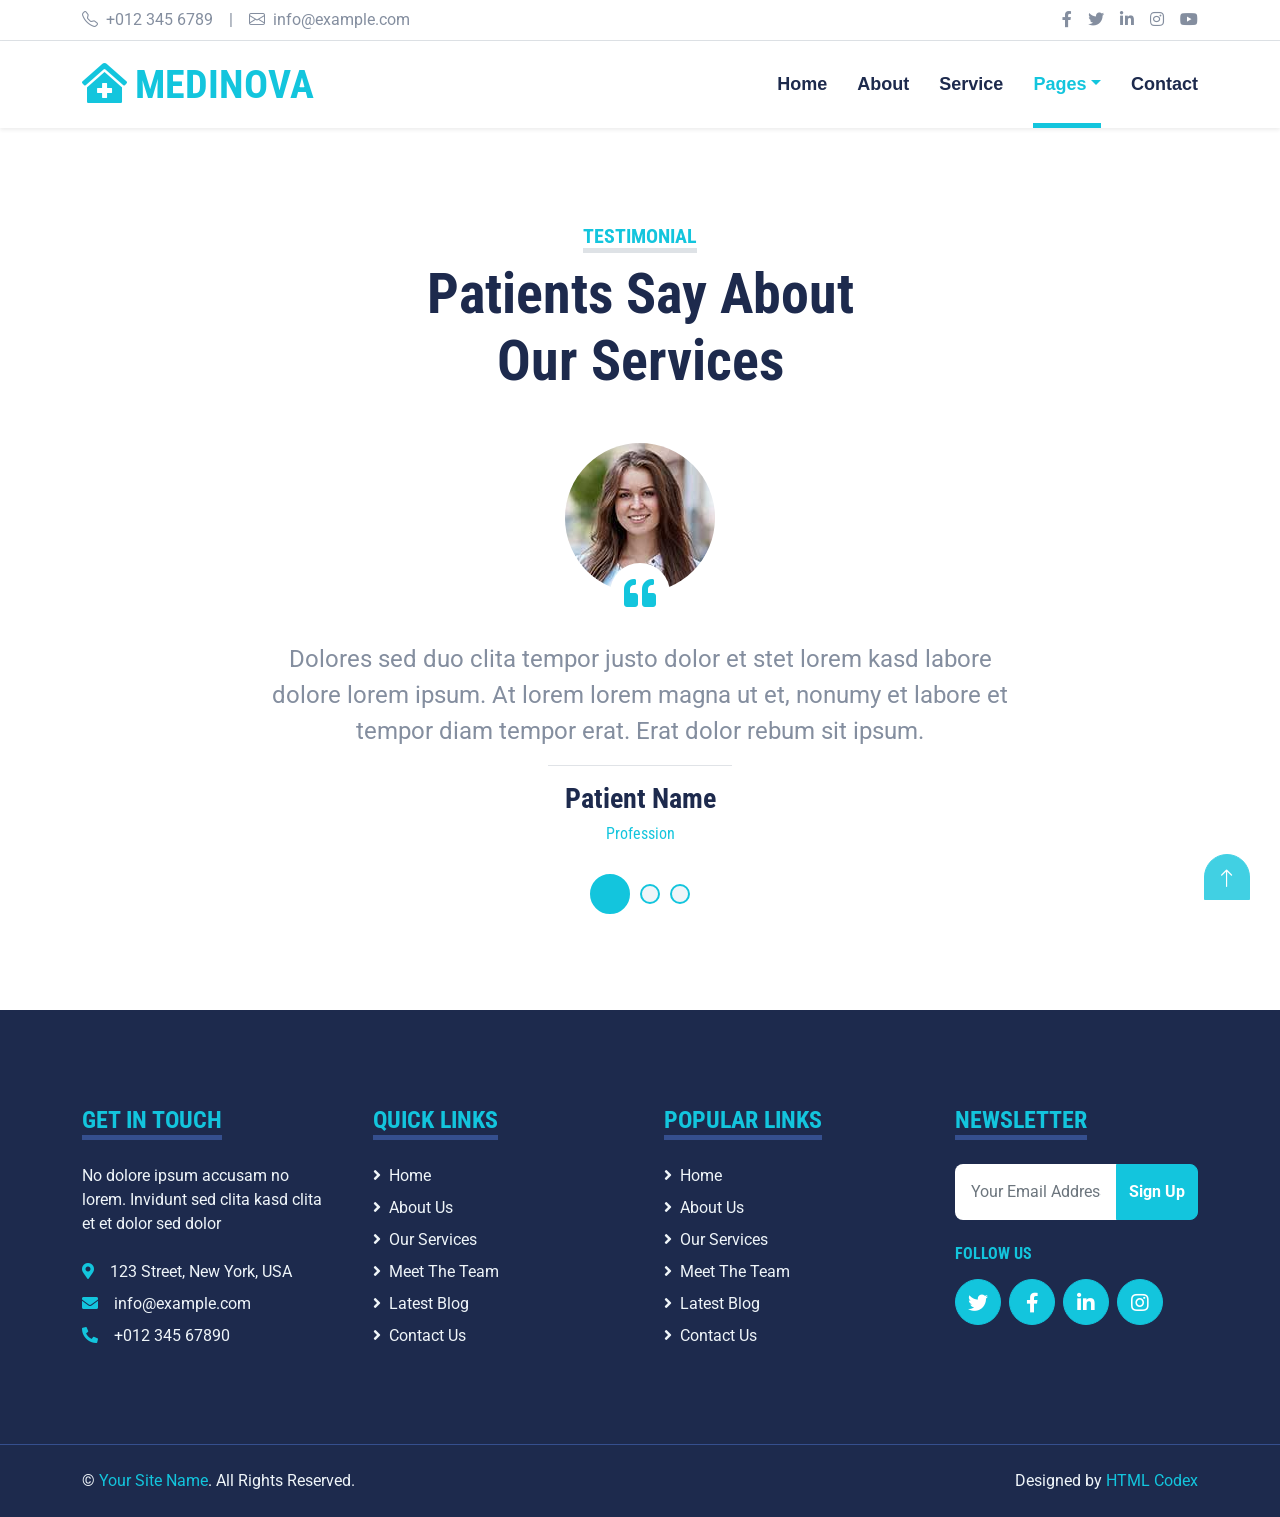
<file: testimonial.html>
<!DOCTYPE html>
<html lang="en">

<head>
    <meta charset="utf-8">
    <title>MEDINOVA - Hospital Website Template</title>
    <meta content="width=device-width, initial-scale=1.0" name="viewport">
    <meta content="Free HTML Templates" name="keywords">
    <meta content="Free HTML Templates" name="description">

    <!-- Favicon -->
    <link href="img/favicon.ico" rel="icon">

    <!-- Google Web Fonts -->
    <link rel="preconnect" href="https://fonts.gstatic.com">
    <link href="https://fonts.googleapis.com/css2?family=Roboto+Condensed:wght@400;700&family=Roboto:wght@400;700&display=swap" rel="stylesheet">  

    <!-- Icon Font Stylesheet -->
    <link href="https://cdnjs.cloudflare.com/ajax/libs/font-awesome/5.15.0/css/all.min.css" rel="stylesheet">
    <link href="https://cdn.jsdelivr.net/npm/bootstrap-icons@1.4.1/font/bootstrap-icons.css" rel="stylesheet">

    <!-- Libraries Stylesheet -->
    <link href="lib/owlcarousel/assets/owl.carousel.min.css" rel="stylesheet">
    <link href="lib/tempusdominus/css/tempusdominus-bootstrap-4.min.css" rel="stylesheet" />

    <!-- Customized Bootstrap Stylesheet -->
    <link href="css/bootstrap.min.css" rel="stylesheet">

    <!-- Template Stylesheet -->
    <link href="css/style.css" rel="stylesheet">
</head>

<body>
    <!-- Topbar Start -->
    <div class="container-fluid py-2 border-bottom d-none d-lg-block">
        <div class="container">
            <div class="row">
                <div class="col-md-6 text-center text-lg-start mb-2 mb-lg-0">
                    <div class="d-inline-flex align-items-center">
                        <a class="text-decoration-none text-body pe-3" href=""><i class="bi bi-telephone me-2"></i>+012 345 6789</a>
                        <span class="text-body">|</span>
                        <a class="text-decoration-none text-body px-3" href=""><i class="bi bi-envelope me-2"></i>info@example.com</a>
                    </div>
                </div>
                <div class="col-md-6 text-center text-lg-end">
                    <div class="d-inline-flex align-items-center">
                        <a class="text-body px-2" href="">
                            <i class="fab fa-facebook-f"></i>
                        </a>
                        <a class="text-body px-2" href="">
                            <i class="fab fa-twitter"></i>
                        </a>
                        <a class="text-body px-2" href="">
                            <i class="fab fa-linkedin-in"></i>
                        </a>
                        <a class="text-body px-2" href="">
                            <i class="fab fa-instagram"></i>
                        </a>
                        <a class="text-body ps-2" href="">
                            <i class="fab fa-youtube"></i>
                        </a>
                    </div>
                </div>
            </div>
        </div>
    </div>
    <!-- Topbar End -->


    <!-- Navbar Start -->
    <div class="container-fluid sticky-top bg-white shadow-sm mb-5">
        <div class="container">
            <nav class="navbar navbar-expand-lg bg-white navbar-light py-3 py-lg-0">
                <a href="index.html" class="navbar-brand">
                    <h1 class="m-0 text-uppercase text-primary"><i class="fa fa-clinic-medical me-2"></i>Medinova</h1>
                </a>
                <button class="navbar-toggler" type="button" data-bs-toggle="collapse" data-bs-target="#navbarCollapse">
                    <span class="navbar-toggler-icon"></span>
                </button>
                <div class="collapse navbar-collapse" id="navbarCollapse">
                    <div class="navbar-nav ms-auto py-0">
                        <a href="index.html" class="nav-item nav-link">Home</a>
                        <a href="about.html" class="nav-item nav-link">About</a>
                        <a href="service.html" class="nav-item nav-link">Service</a>
                        <div class="nav-item dropdown">
                            <a href="#" class="nav-link dropdown-toggle active" data-bs-toggle="dropdown">Pages</a>
                            <div class="dropdown-menu m-0">
                                <a href="blog.html" class="dropdown-item">Blog Grid</a>
                                <a href="team.html" class="dropdown-item">The Team</a>
                                <a href="testimonial.html" class="dropdown-item active">Testimonial</a>
                                <a href="appointment.html" class="dropdown-item">Appointment</a>
                                <a href="search.html" class="dropdown-item">Search</a>
                            </div>
                        </div>
                        <a href="contact.html" class="nav-item nav-link">Contact</a>
                    </div>
                </div>
            </nav>
        </div>
    </div>
    <!-- Navbar End -->


    <!-- Testimonial Start -->
    <div class="container-fluid py-5">
        <div class="container">
            <div class="text-center mx-auto mb-5" style="max-width: 500px;">
                <h5 class="d-inline-block text-primary text-uppercase border-bottom border-5">Testimonial</h5>
                <h1 class="display-4">Patients Say About Our Services</h1>
            </div>
            <div class="row justify-content-center">
                <div class="col-lg-8">
                    <div class="owl-carousel testimonial-carousel">
                        <div class="testimonial-item text-center">
                            <div class="position-relative mb-5">
                                <img class="img-fluid rounded-circle mx-auto" src="img/testimonial-1.jpg" alt="">
                                <div class="position-absolute top-100 start-50 translate-middle d-flex align-items-center justify-content-center bg-white rounded-circle" style="width: 60px; height: 60px;">
                                    <i class="fa fa-quote-left fa-2x text-primary"></i>
                                </div>
                            </div>
                            <p class="fs-4 fw-normal">Dolores sed duo clita tempor justo dolor et stet lorem kasd labore dolore lorem ipsum. At lorem lorem magna ut et, nonumy et labore et tempor diam tempor erat. Erat dolor rebum sit ipsum.</p>
                            <hr class="w-25 mx-auto">
                            <h3>Patient Name</h3>
                            <h6 class="fw-normal text-primary mb-3">Profession</h6>
                        </div>
                        <div class="testimonial-item text-center">
                            <div class="position-relative mb-5">
                                <img class="img-fluid rounded-circle mx-auto" src="img/testimonial-2.jpg" alt="">
                                <div class="position-absolute top-100 start-50 translate-middle d-flex align-items-center justify-content-center bg-white rounded-circle" style="width: 60px; height: 60px;">
                                    <i class="fa fa-quote-left fa-2x text-primary"></i>
                                </div>
                            </div>
                            <p class="fs-4 fw-normal">Dolores sed duo clita tempor justo dolor et stet lorem kasd labore dolore lorem ipsum. At lorem lorem magna ut et, nonumy et labore et tempor diam tempor erat. Erat dolor rebum sit ipsum.</p>
                            <hr class="w-25 mx-auto">
                            <h3>Patient Name</h3>
                            <h6 class="fw-normal text-primary mb-3">Profession</h6>
                        </div>
                        <div class="testimonial-item text-center">
                            <div class="position-relative mb-5">
                                <img class="img-fluid rounded-circle mx-auto" src="img/testimonial-3.jpg" alt="">
                                <div class="position-absolute top-100 start-50 translate-middle d-flex align-items-center justify-content-center bg-white rounded-circle" style="width: 60px; height: 60px;">
                                    <i class="fa fa-quote-left fa-2x text-primary"></i>
                                </div>
                            </div>
                            <p class="fs-4 fw-normal">Dolores sed duo clita tempor justo dolor et stet lorem kasd labore dolore lorem ipsum. At lorem lorem magna ut et, nonumy et labore et tempor diam tempor erat. Erat dolor rebum sit ipsum.</p>
                            <hr class="w-25 mx-auto">
                            <h3>Patient Name</h3>
                            <h6 class="fw-normal text-primary mb-3">Profession</h6>
                        </div>
                    </div>
                </div>
            </div>
        </div>
    </div>
    <!-- Testimonial End -->


    <!-- Footer Start -->
    <div class="container-fluid bg-dark text-light mt-5 py-5">
        <div class="container py-5">
            <div class="row g-5">
                <div class="col-lg-3 col-md-6">
                    <h4 class="d-inline-block text-primary text-uppercase border-bottom border-5 border-secondary mb-4">Get In Touch</h4>
                    <p class="mb-4">No dolore ipsum accusam no lorem. Invidunt sed clita kasd clita et et dolor sed dolor</p>
                    <p class="mb-2"><i class="fa fa-map-marker-alt text-primary me-3"></i>123 Street, New York, USA</p>
                    <p class="mb-2"><i class="fa fa-envelope text-primary me-3"></i>info@example.com</p>
                    <p class="mb-0"><i class="fa fa-phone-alt text-primary me-3"></i>+012 345 67890</p>
                </div>
                <div class="col-lg-3 col-md-6">
                    <h4 class="d-inline-block text-primary text-uppercase border-bottom border-5 border-secondary mb-4">Quick Links</h4>
                    <div class="d-flex flex-column justify-content-start">
                        <a class="text-light mb-2" href="#"><i class="fa fa-angle-right me-2"></i>Home</a>
                        <a class="text-light mb-2" href="#"><i class="fa fa-angle-right me-2"></i>About Us</a>
                        <a class="text-light mb-2" href="#"><i class="fa fa-angle-right me-2"></i>Our Services</a>
                        <a class="text-light mb-2" href="#"><i class="fa fa-angle-right me-2"></i>Meet The Team</a>
                        <a class="text-light mb-2" href="#"><i class="fa fa-angle-right me-2"></i>Latest Blog</a>
                        <a class="text-light" href="#"><i class="fa fa-angle-right me-2"></i>Contact Us</a>
                    </div>
                </div>
                <div class="col-lg-3 col-md-6">
                    <h4 class="d-inline-block text-primary text-uppercase border-bottom border-5 border-secondary mb-4">Popular Links</h4>
                    <div class="d-flex flex-column justify-content-start">
                        <a class="text-light mb-2" href="#"><i class="fa fa-angle-right me-2"></i>Home</a>
                        <a class="text-light mb-2" href="#"><i class="fa fa-angle-right me-2"></i>About Us</a>
                        <a class="text-light mb-2" href="#"><i class="fa fa-angle-right me-2"></i>Our Services</a>
                        <a class="text-light mb-2" href="#"><i class="fa fa-angle-right me-2"></i>Meet The Team</a>
                        <a class="text-light mb-2" href="#"><i class="fa fa-angle-right me-2"></i>Latest Blog</a>
                        <a class="text-light" href="#"><i class="fa fa-angle-right me-2"></i>Contact Us</a>
                    </div>
                </div>
                <div class="col-lg-3 col-md-6">
                    <h4 class="d-inline-block text-primary text-uppercase border-bottom border-5 border-secondary mb-4">Newsletter</h4>
                    <form action="">
                        <div class="input-group">
                            <input type="text" class="form-control p-3 border-0" placeholder="Your Email Address">
                            <button class="btn btn-primary">Sign Up</button>
                        </div>
                    </form>
                    <h6 class="text-primary text-uppercase mt-4 mb-3">Follow Us</h6>
                    <div class="d-flex">
                        <a class="btn btn-lg btn-primary btn-lg-square rounded-circle me-2" href="#"><i class="fab fa-twitter"></i></a>
                        <a class="btn btn-lg btn-primary btn-lg-square rounded-circle me-2" href="#"><i class="fab fa-facebook-f"></i></a>
                        <a class="btn btn-lg btn-primary btn-lg-square rounded-circle me-2" href="#"><i class="fab fa-linkedin-in"></i></a>
                        <a class="btn btn-lg btn-primary btn-lg-square rounded-circle" href="#"><i class="fab fa-instagram"></i></a>
                    </div>
                </div>
            </div>
        </div>
    </div>
    <div class="container-fluid bg-dark text-light border-top border-secondary py-4">
        <div class="container">
            <div class="row g-5">
                <div class="col-md-6 text-center text-md-start">
                    <p class="mb-md-0">&copy; <a class="text-primary" href="#">Your Site Name</a>. All Rights Reserved.</p>
                </div>
                <div class="col-md-6 text-center text-md-end">
                    <!--/*** The author’s attribution link below must remain intact on your website. ***/-->
                    <!--/*** If you wish to remove this credit link, please purchase the Pro Version from https://htmlcodex.com/downloading/?item=1609 . ***/-->
                    <p class="mb-0">Designed by <a class="text-primary" href="https://htmlcodex.com">HTML Codex</a></p>
                </div>
            </div>
        </div>
    </div>
    <!-- Footer End -->


    <!-- Back to Top -->
    <a href="#" class="btn btn-lg btn-primary btn-lg-square back-to-top"><i class="bi bi-arrow-up"></i></a>


    <!-- JavaScript Libraries -->
    <script src="https://code.jquery.com/jquery-3.4.1.min.js"></script>
    <script src="https://cdn.jsdelivr.net/npm/bootstrap@5.0.0/dist/js/bootstrap.bundle.min.js"></script>
    <script src="lib/easing/easing.min.js"></script>
    <script src="lib/waypoints/waypoints.min.js"></script>
    <script src="lib/owlcarousel/owl.carousel.min.js"></script>
    <script src="lib/tempusdominus/js/moment.min.js"></script>
    <script src="lib/tempusdominus/js/moment-timezone.min.js"></script>
    <script src="lib/tempusdominus/js/tempusdominus-bootstrap-4.min.js"></script>

    <!-- Template Javascript -->
    <script src="js/main.js"></script>
</body>

</html>
</file>
<file: css/style.css>
/********** Template CSS **********/
:root {
    --primary: #13C5DD;
    --secondary: #354F8E;
    --light: #EFF5F9;
    --dark: #1D2A4D;
}

.btn {
    font-weight: 700;
    transition: .5s;
}

.btn:hover {
    -webkit-box-shadow: 0 8px 6px -6px #555555;
    -moz-box-shadow: 0 8px 6px -6px #555555;
    box-shadow: 0 8px 6px -6px #555555;
}

.btn-primary {
    color: #FFFFFF;
}

.btn-square {
    width: 36px;
    height: 36px;
}

.btn-sm-square {
    width: 28px;
    height: 28px;
}

.btn-lg-square {
    width: 46px;
    height: 46px;
}

.btn-square,
.btn-sm-square,
.btn-lg-square {
    padding-left: 0;
    padding-right: 0;
    text-align: center;
}

.back-to-top {
    position: fixed;
    display: none;
    right: 30px;
    bottom: 0;
    border-radius: 50% 50% 0 0;
    z-index: 99;
}

.navbar-light .navbar-nav .nav-link {
    font-family: 'Jost', sans-serif;
    position: relative;
    margin-left: 30px;
    padding: 30px 0;
    font-size: 18px;
    font-weight: 700;
    color: var(--dark);
    outline: none;
    transition: .5s;
}

.navbar-light .navbar-nav .nav-link:hover,
.navbar-light .navbar-nav .nav-link.active {
    color: var(--primary);
}

@media (min-width: 992px) {
    .navbar-light .navbar-nav .nav-link::before {
        position: absolute;
        content: "";
        width: 0;
        height: 5px;
        bottom: 0;
        left: 50%;
        background: var(--primary);
        transition: .5s;
    }

    .navbar-light .navbar-nav .nav-link:hover::before,
    .navbar-light .navbar-nav .nav-link.active::before {
        width: 100%;
        left: 0;
    }
}

@media (max-width: 991.98px) {
    .navbar-light .navbar-nav .nav-link  {
        margin-left: 0;
        padding: 10px 0;
    }
}

.hero-header {
    background: url(../img/hero.jpg) top right no-repeat;
    background-size: cover;
}

.service-item {
    position: relative;
    height: 350px;
    padding: 0 30px;
    transition: .5s;
}

.service-item .service-icon {
    width: 150px;
    height: 100px;
    display: flex;
    align-items: center;
    justify-content: center;
    background: var(--primary);
    border-radius: 50%;
    transform: rotate(-14deg);
}

.service-item .service-icon i {
    transform: rotate(15deg);
}

.service-item a.btn {
    position: absolute;
    width: 60px;
    bottom: -48px;
    left: 50%;
    margin-left: -30px;
    opacity: 0;
}

.service-item:hover a.btn {
    bottom: -24px;
    opacity: 1;
}

@media (min-width: 576px) {
    .team-item .row {
        height: 350px;
    }
}

.team-carousel .owl-nav {
    position: absolute;
    padding: 0 45px;
    width: 100%;
    height: 45px;
    top: calc(50% - 22.5px);
    left: 0;
    display: flex;
    justify-content: space-between;
}

.team-carousel .owl-nav .owl-prev,
.team-carousel .owl-nav .owl-next {
    position: relative;
    width: 45px;
    height: 45px;
    display: flex;
    align-items: center;
    justify-content: center;
    color: #FFFFFF;
    background: var(--primary);
    border-radius: 45px;
    font-size: 22px;
    transition: .5s;
}

.team-carousel .owl-nav .owl-prev:hover,
.team-carousel .owl-nav .owl-next:hover {
    background: var(--dark);
}

.testimonial-carousel .owl-dots {
    margin-top: 15px;
    display: flex;
    align-items: center;
    justify-content: center;
}

.testimonial-carousel .owl-dot {
    position: relative;
    display: inline-block;
    margin: 0 5px;
    width: 20px;
    height: 20px;
    background: var(--light);
    border: 2px solid var(--primary);
    border-radius: 20px;
    transition: .5s;
}

.testimonial-carousel .owl-dot.active {
    width: 40px;
    height: 40px;
    background: var(--primary);
}

.testimonial-carousel .owl-item img {
    width: 150px;
    height: 150px;
}

.service-card{
    border-radius:20px;
    overflow:hidden;
    transition:.4s;
    background:#fff;
}

.service-card:hover{
    transform:translateY(-10px);
    box-shadow:0 20px 40px rgba(0,0,0,.15)!important;
}

.service-card img{
    width:100%;
    aspect-ratio:1/1;
    object-fit:cover;
}

.service-card h4{
    font-weight:700;
}

.service-card .btn{
    border-radius:50px;
    padding:12px;
    font-weight:600;
}
</file>
